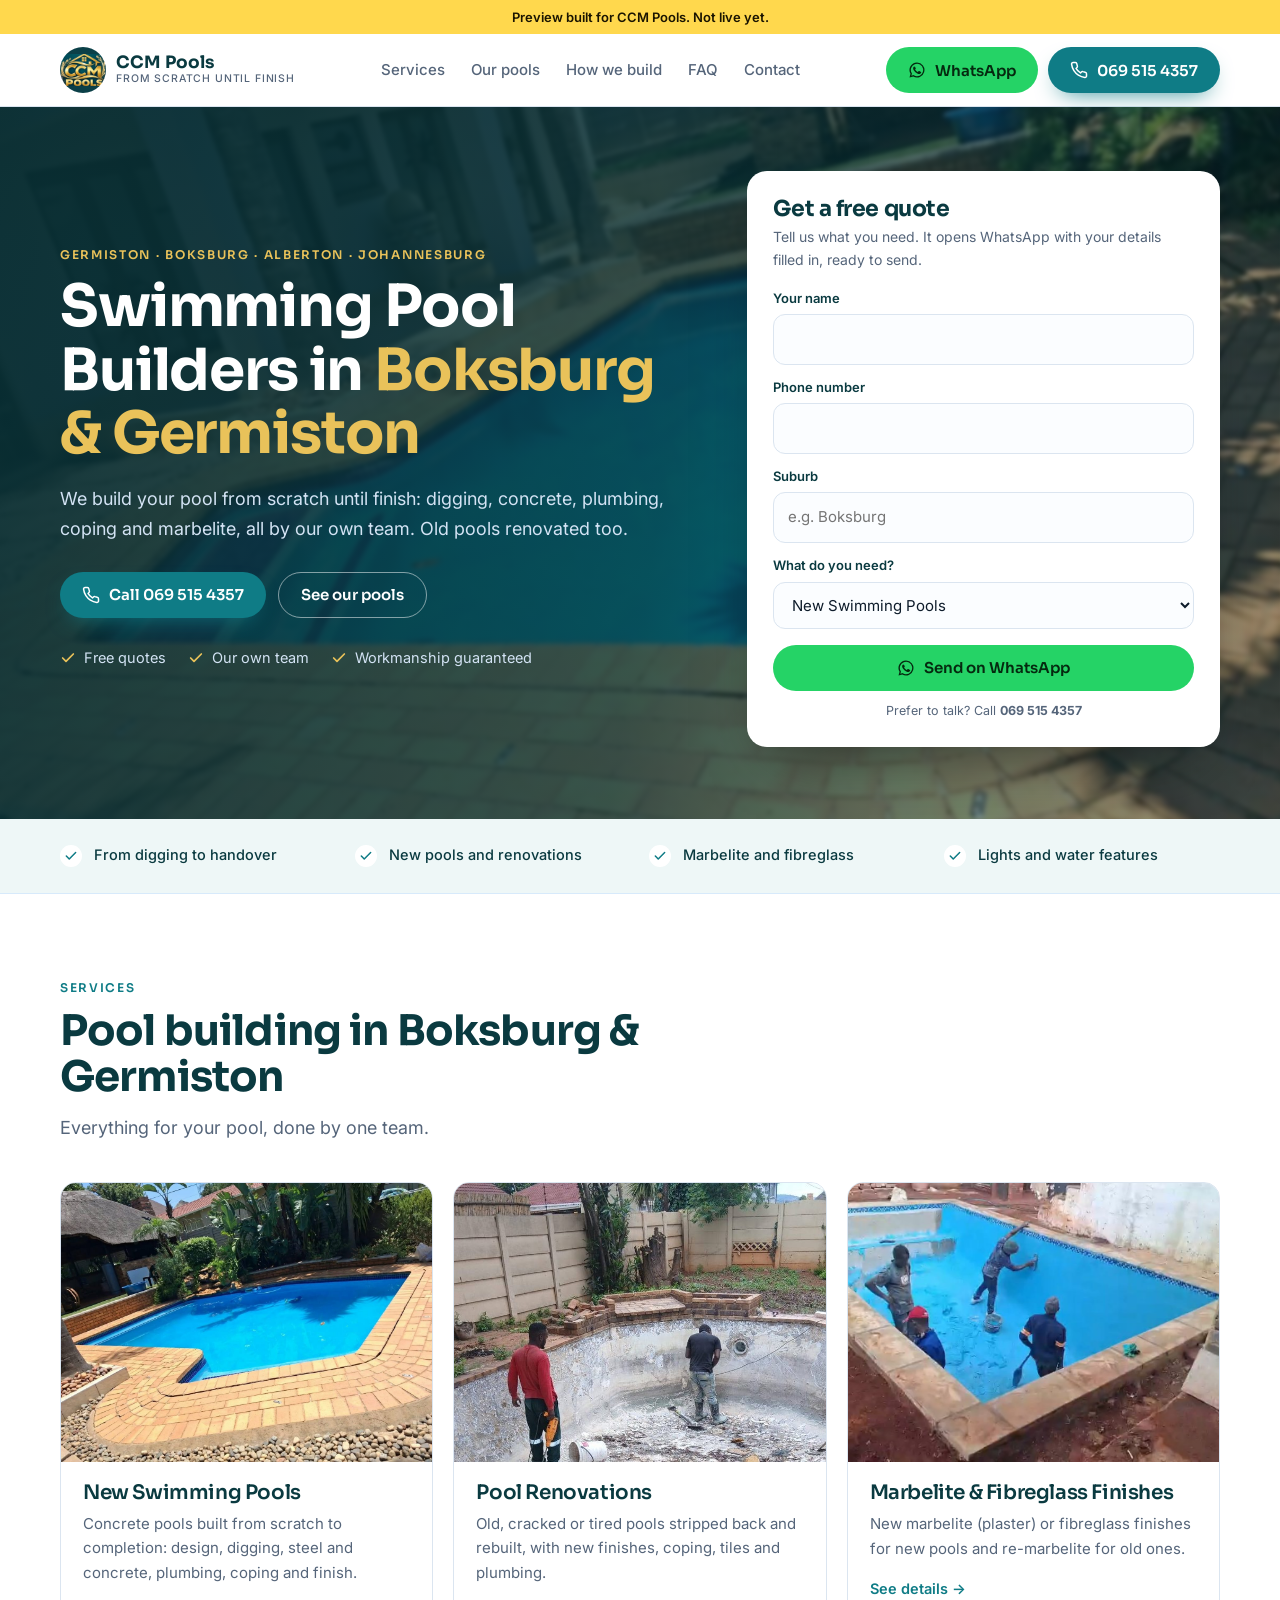
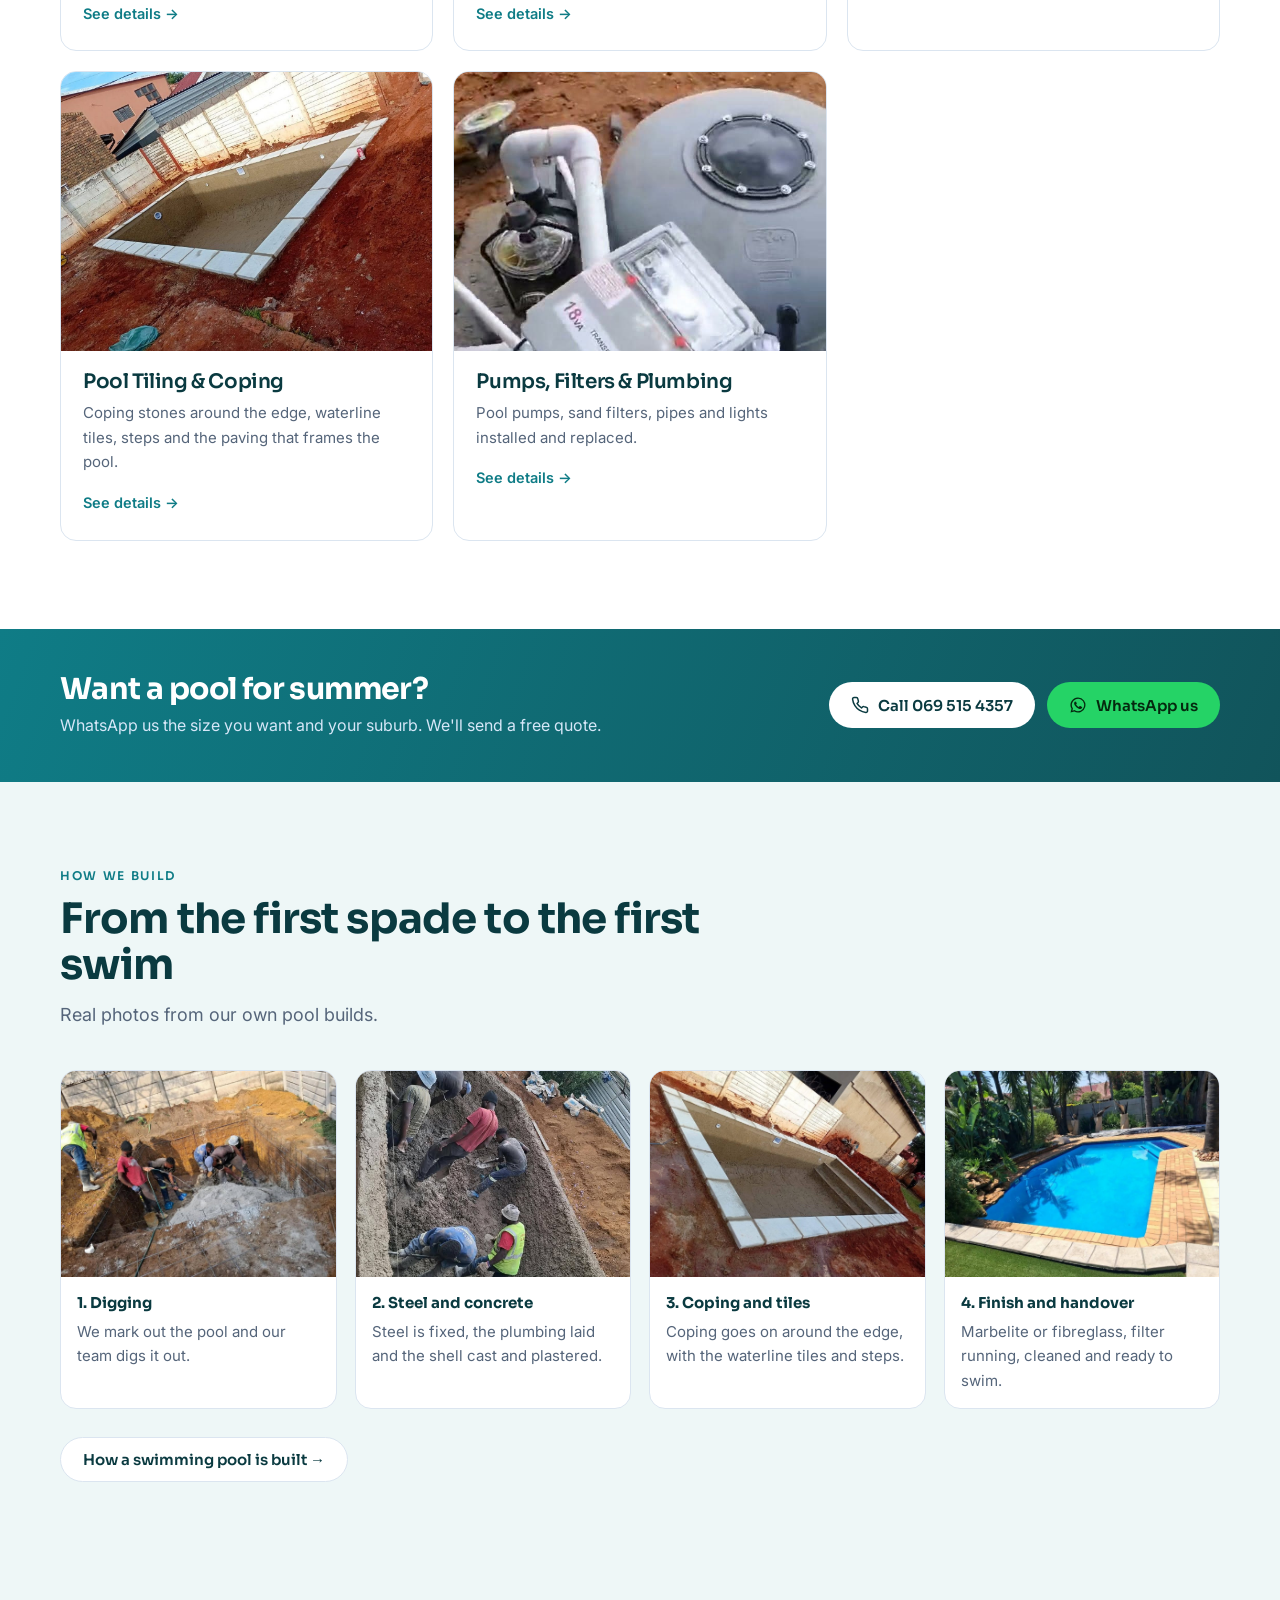
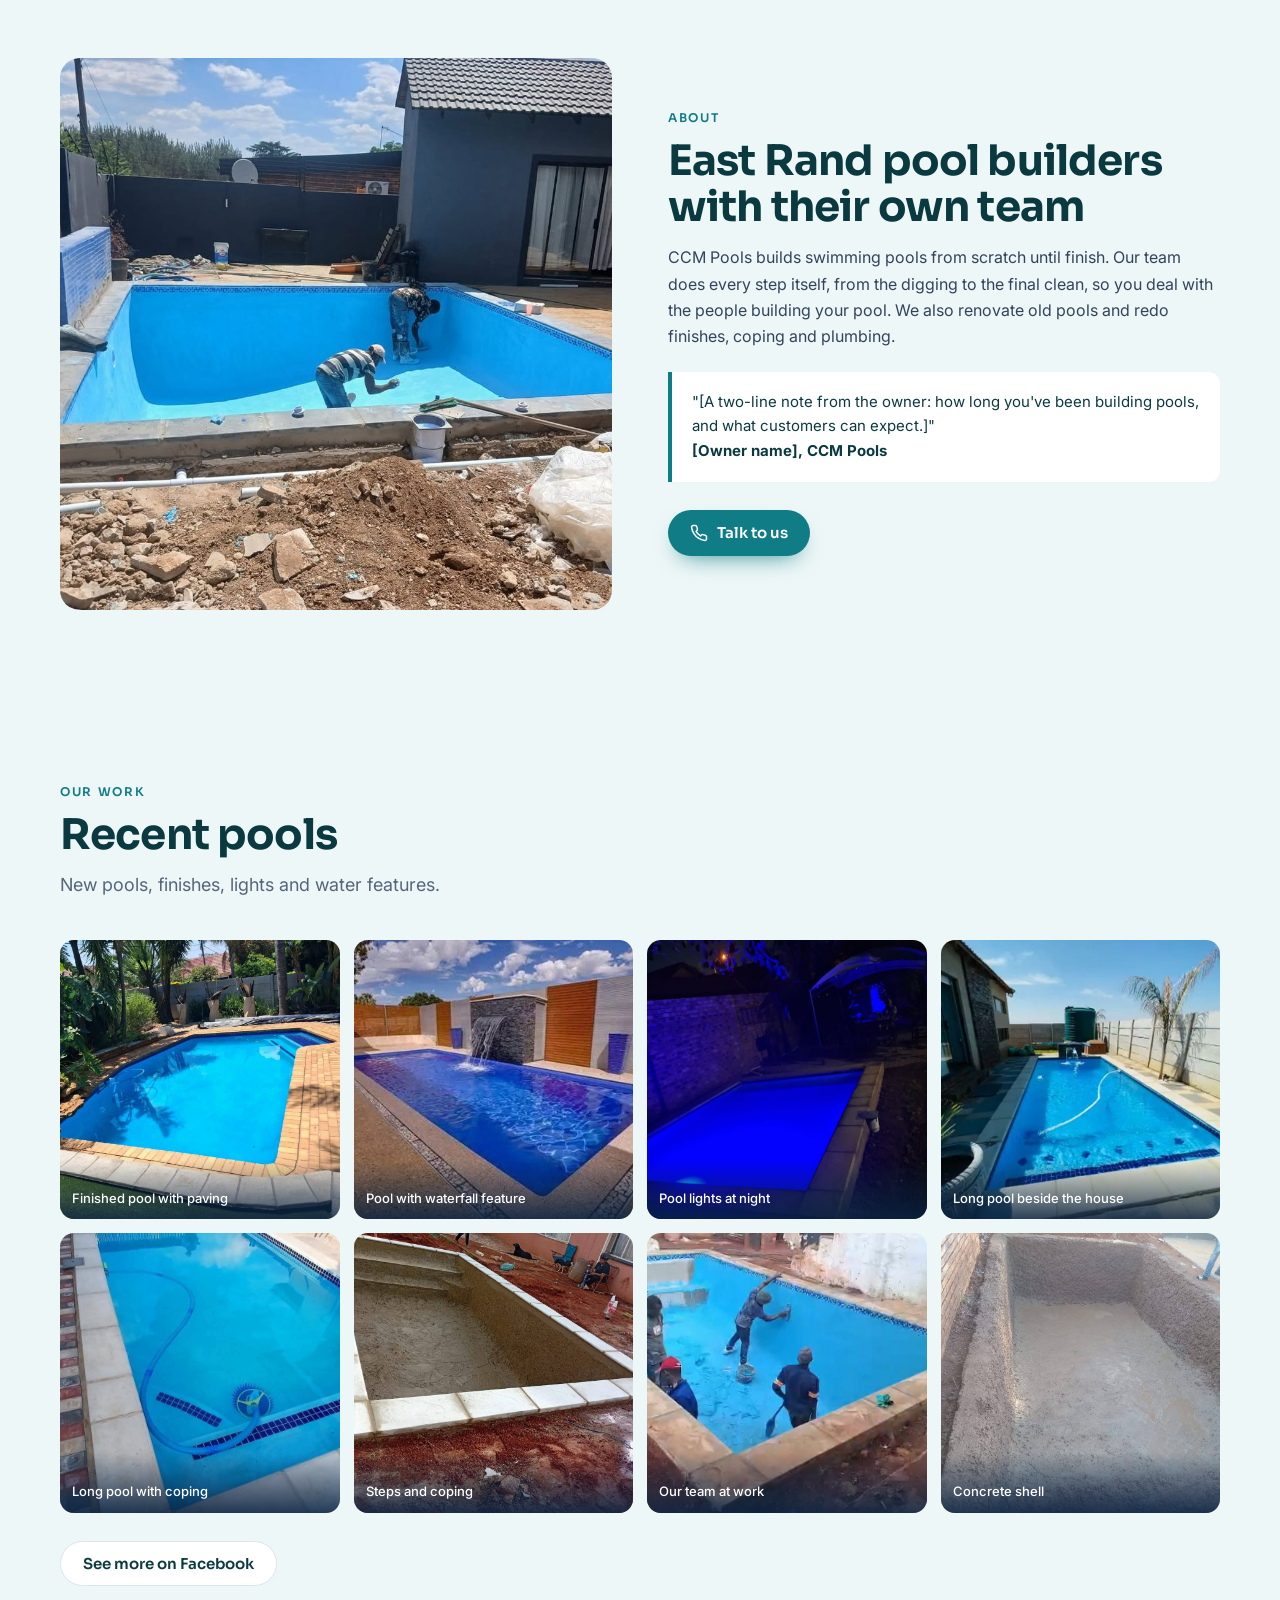
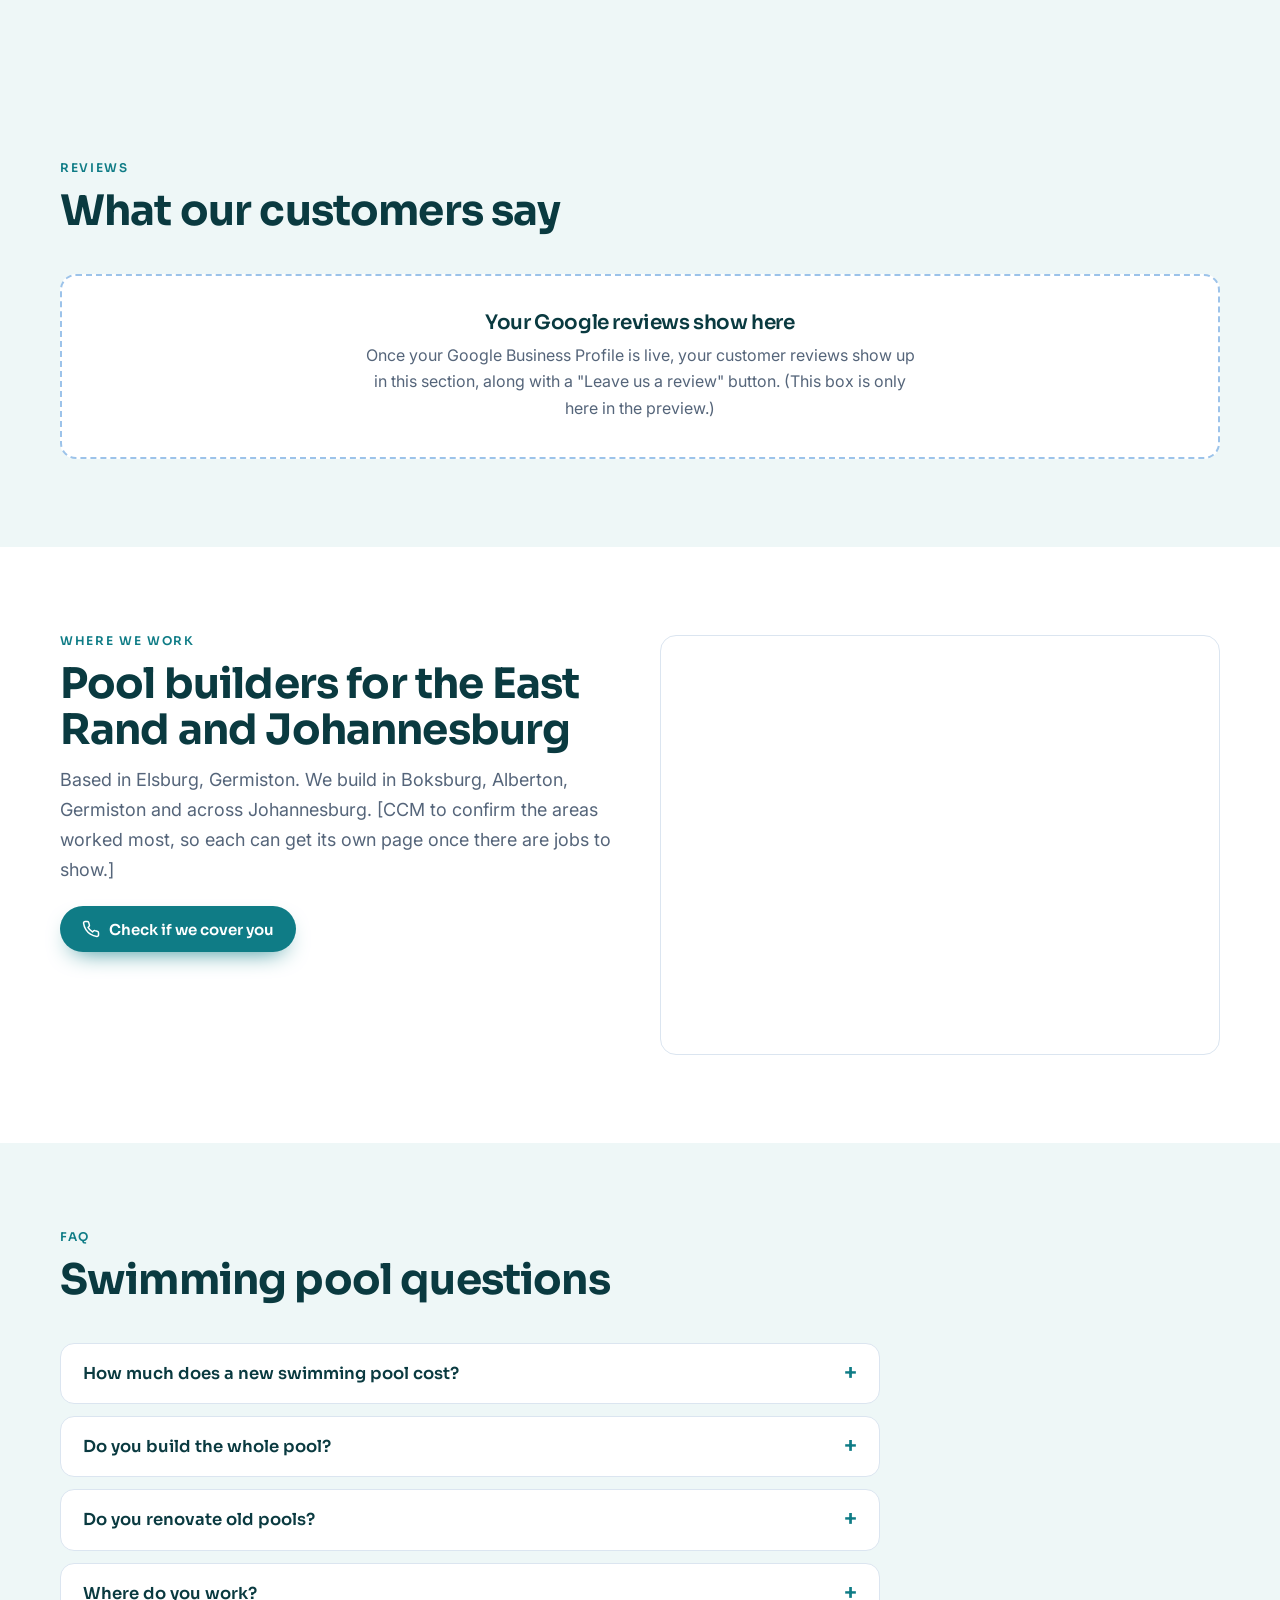
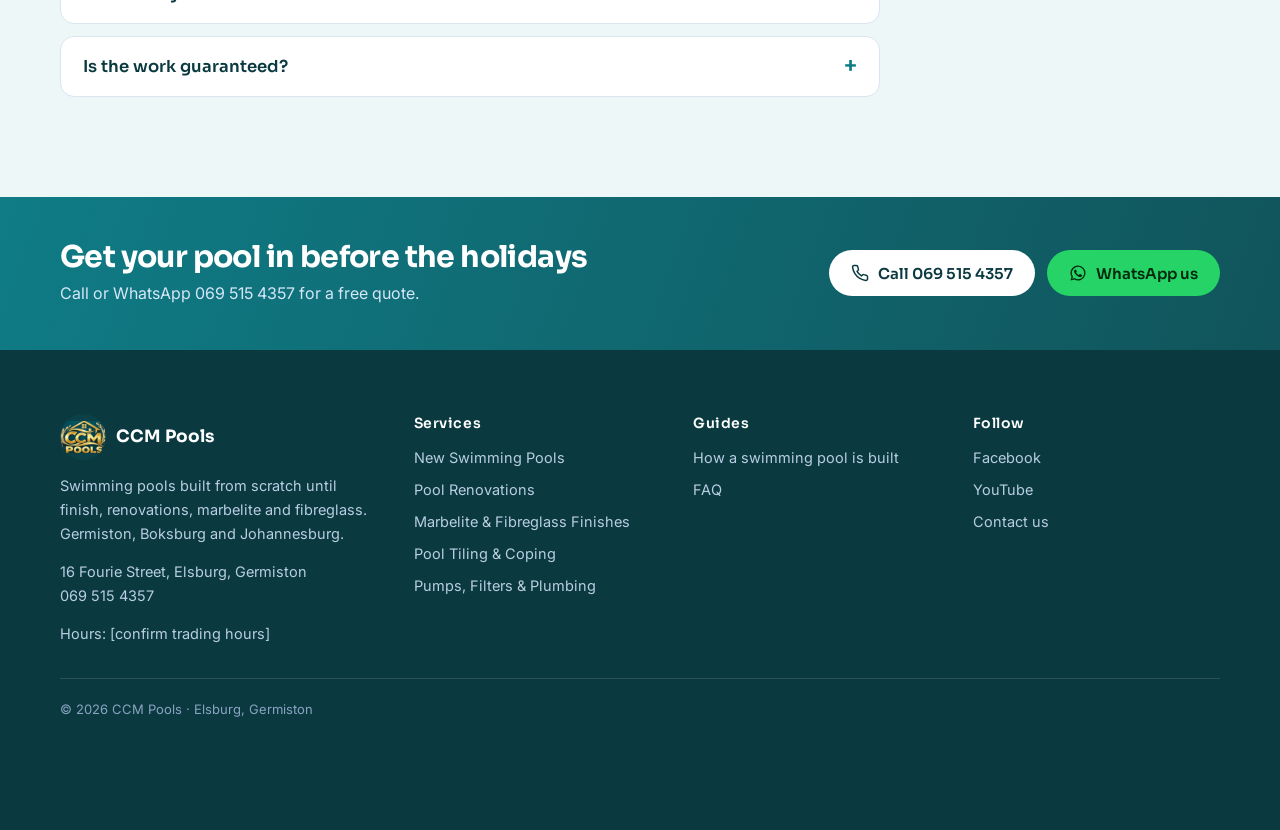
<file: index.html>
<!doctype html>
<html lang="en-ZA">
<head>
<meta charset="utf-8">
<meta name="viewport" content="width=device-width, initial-scale=1">
<!-- PREVIEW: remove noindex + the preview bar when CCM approves and the real domain is live -->
<meta name="robots" content="noindex, nofollow">
<title>Swimming Pool Builders in Boksburg &amp; Germiston | CCM Pools</title>
<meta name="description" content="New swimming pools built from scratch until finish, pool renovations, marbelite and fibreglass, coping and plumbing in Boksburg, Germiston and Johannesburg. Call 069 515 4357.">
<link rel="canonical" href="https://dannyschaffer.github.io/ccm-pools-preview/">
<meta property="og:type" content="website"><meta property="og:title" content="Swimming Pool Builders in Boksburg &amp; Germiston | CCM Pools"><meta property="og:description" content="New swimming pools built from scratch until finish, pool renovations, marbelite and fibreglass, coping and plumbing in Boksburg, Germiston and Johannesburg. Call 069 515 4357.">
<meta property="og:image" content="https://dannyschaffer.github.io/ccm-pools-preview/img/hero-pool-boksburg.jpg"><meta property="og:url" content="https://dannyschaffer.github.io/ccm-pools-preview/">
<link rel="preconnect" href="https://fonts.googleapis.com"><link rel="preconnect" href="https://fonts.gstatic.com" crossorigin><link href="https://fonts.googleapis.com/css2?family=Sora:wght@500;600;700&family=Inter:wght@400;500;600&display=swap" rel="stylesheet">
<link rel="stylesheet" href="styles.css?v=1795304638">
<script type="application/ld+json">{"@context": "https://schema.org", "@type": "HomeAndConstructionBusiness", "@id": "https://dannyschaffer.github.io/ccm-pools-preview/#business", "name": "CCM Pools", "description": "Swimming pools built from scratch to completion, pool renovations, marbelite and fibreglass finishes, tiling, coping and pool plumbing in Germiston, Boksburg and Johannesburg.", "telephone": "+27695154357", "url": "https://dannyschaffer.github.io/ccm-pools-preview/", "image": "https://dannyschaffer.github.io/ccm-pools-preview/img/hero-pool-boksburg.jpg", "logo": "https://dannyschaffer.github.io/ccm-pools-preview/img/logo.jpg", "address": {"@type": "PostalAddress", "addressLocality": "Elsburg, Germiston", "addressRegion": "Gauteng", "addressCountry": "ZA"}, "areaServed": ["Germiston", "Boksburg", "Alberton", "Johannesburg", "East Rand"], "sameAs": ["https://www.facebook.com/61587847887021"]}</script><script type="application/ld+json">{"@context": "https://schema.org", "@type": "FAQPage", "mainEntity": [{"@type": "Question", "name": "How much does a new swimming pool cost?", "acceptedAnswer": {"@type": "Answer", "text": "It depends on the size, shape, ground and finish. [CCM to confirm a starting price.] WhatsApp us the size you want and your suburb for a free quote."}}, {"@type": "Question", "name": "Do you build the whole pool?", "acceptedAnswer": {"@type": "Answer", "text": "Yes. We build pools from scratch until finish: design, digging, steel and concrete, plumbing, coping, tiles, marbelite or fibreglass, and the filter."}}, {"@type": "Question", "name": "Do you renovate old pools?", "acceptedAnswer": {"@type": "Answer", "text": "Yes. We strip, repair and refinish old pools, and replace coping, tiles and plumbing."}}, {"@type": "Question", "name": "Where do you work?", "acceptedAnswer": {"@type": "Answer", "text": "We're based in Elsburg, Germiston, and work across Johannesburg and the East Rand, including Boksburg and Alberton. [CCM to confirm main areas.]"}}, {"@type": "Question", "name": "Is the work guaranteed?", "acceptedAnswer": {"@type": "Answer", "text": "Yes, quality workmanship guaranteed. [CCM to confirm the guarantee terms.]"}}]}</script>
</head>
<body>
<div class="preview">Preview built for CCM Pools. Not live yet.</div>
<header><div class="wrap nav">
<a class="brand" href="./"><img class="logo" src="img/logo.jpg" alt="CCM Pools logo"><span>CCM Pools<small>From scratch until finish</small></span></a>
<nav class="nav-links"><a href="#services">Services</a><a href="#work">Our pools</a><a href="how-a-swimming-pool-is-built/">How we build</a><a href="#faq">FAQ</a><a href="contact/">Contact</a></nav>
<div class="nav-cta"><a class="btn btn-wa" href="https://wa.me/27695154357?text=Hi%20CCM%20Pools%2C%20I%20would%20like%20a%20quote%20for%20a%20pool."><svg viewBox="0 0 24 24" fill="currentColor" aria-hidden="true"><path d="M12 2a10 10 0 0 0-8.6 15.1L2 22l5-1.3A10 10 0 1 0 12 2Zm0 18.2a8.2 8.2 0 0 1-4.2-1.2l-.3-.2-3 .8.8-2.9-.2-.3A8.2 8.2 0 1 1 12 20.2Zm4.5-6.1c-.2-.1-1.5-.7-1.7-.8s-.4-.1-.6.1-.7.8-.8 1-.3.2-.5.1a6.7 6.7 0 0 1-3.3-2.9c-.3-.4.3-.4.7-1.4a.5.5 0 0 0 0-.4l-.8-1.9c-.2-.5-.4-.4-.6-.4h-.5a1 1 0 0 0-.7.3 3 3 0 0 0-.9 2.2 5.2 5.2 0 0 0 1.1 2.7 11.8 11.8 0 0 0 4.5 4c1.7.7 2.3.8 3.2.6a2.7 2.7 0 0 0 1.8-1.2 2.2 2.2 0 0 0 .1-1.2c0-.1-.2-.2-.4-.3Z"/></svg><span>WhatsApp</span></a><a class="btn btn-blue" href="tel:+27695154357"><svg viewBox="0 0 24 24" fill="none" stroke="currentColor" stroke-width="2" stroke-linecap="round" stroke-linejoin="round" aria-hidden="true"><path d="M22 16.9v3a2 2 0 0 1-2.2 2 19.8 19.8 0 0 1-8.6-3.1 19.5 19.5 0 0 1-6-6A19.8 19.8 0 0 1 2.1 4.2 2 2 0 0 1 4.1 2h3a2 2 0 0 1 2 1.7c.1 1 .4 1.9.7 2.8a2 2 0 0 1-.5 2.1L8 9.9a16 16 0 0 0 6 6l1.3-1.3a2 2 0 0 1 2.1-.4c.9.3 1.8.6 2.8.7a2 2 0 0 1 1.8 2Z"/></svg><span>069 515 4357</span></a></div>
</div></header>

<section class="hero" style="--hero:url(img/hero-pool-boksburg.jpg)"><div class="hero-bg"></div><div class="wrap">
<div>
<span class="eyebrow" style="color:var(--aqua)">Germiston · Boksburg · Alberton · Johannesburg</span>
<h1>Swimming Pool Builders in <em>Boksburg &amp; Germiston</em></h1>
<p class="lead">We build your pool from scratch until finish: digging, concrete, plumbing, coping and marbelite, all by our own team. Old pools renovated too.</p>
<div class="hero-ctas"><a class="btn btn-blue" href="tel:+27695154357"><svg viewBox="0 0 24 24" fill="none" stroke="currentColor" stroke-width="2" stroke-linecap="round" stroke-linejoin="round" aria-hidden="true"><path d="M22 16.9v3a2 2 0 0 1-2.2 2 19.8 19.8 0 0 1-8.6-3.1 19.5 19.5 0 0 1-6-6A19.8 19.8 0 0 1 2.1 4.2 2 2 0 0 1 4.1 2h3a2 2 0 0 1 2 1.7c.1 1 .4 1.9.7 2.8a2 2 0 0 1-.5 2.1L8 9.9a16 16 0 0 0 6 6l1.3-1.3a2 2 0 0 1 2.1-.4c.9.3 1.8.6 2.8.7a2 2 0 0 1 1.8 2Z"/></svg>Call 069 515 4357</a><a class="btn btn-line" href="#work">See our pools</a></div>
<div class="hero-points"><span><svg viewBox="0 0 24 24" fill="none" stroke="currentColor" stroke-width="2.6" stroke-linecap="round" stroke-linejoin="round" aria-hidden="true"><path d="M20 6 9 17l-5-5"/></svg>Free quotes</span><span><svg viewBox="0 0 24 24" fill="none" stroke="currentColor" stroke-width="2.6" stroke-linecap="round" stroke-linejoin="round" aria-hidden="true"><path d="M20 6 9 17l-5-5"/></svg>Our own team</span><span><svg viewBox="0 0 24 24" fill="none" stroke="currentColor" stroke-width="2.6" stroke-linecap="round" stroke-linejoin="round" aria-hidden="true"><path d="M20 6 9 17l-5-5"/></svg>Workmanship guaranteed</span></div>
</div>
<form class="card-form" data-wa>
<h2>Get a free quote</h2><p class="small">Tell us what you need. It opens WhatsApp with your details filled in, ready to send.</p>
<label class="field"><span>Your name</span><input name="name" required autocomplete="name"></label>
<label class="field"><span>Phone number</span><input name="phone" type="tel" required autocomplete="tel"></label>
<label class="field"><span>Suburb</span><input name="suburb" placeholder="e.g. Boksburg"></label>
<label class="field"><span>What do you need?</span><select name="need"><option>New Swimming Pools</option><option>Pool Renovations</option><option>Marbelite &amp; Fibreglass Finishes</option><option>Pool Tiling &amp; Coping</option><option>Pumps, Filters &amp; Plumbing</option></select></label>
<button class="btn btn-wa" type="submit"><svg viewBox="0 0 24 24" fill="currentColor" aria-hidden="true"><path d="M12 2a10 10 0 0 0-8.6 15.1L2 22l5-1.3A10 10 0 1 0 12 2Zm0 18.2a8.2 8.2 0 0 1-4.2-1.2l-.3-.2-3 .8.8-2.9-.2-.3A8.2 8.2 0 1 1 12 20.2Zm4.5-6.1c-.2-.1-1.5-.7-1.7-.8s-.4-.1-.6.1-.7.8-.8 1-.3.2-.5.1a6.7 6.7 0 0 1-3.3-2.9c-.3-.4.3-.4.7-1.4a.5.5 0 0 0 0-.4l-.8-1.9c-.2-.5-.4-.4-.6-.4h-.5a1 1 0 0 0-.7.3 3 3 0 0 0-.9 2.2 5.2 5.2 0 0 0 1.1 2.7 11.8 11.8 0 0 0 4.5 4c1.7.7 2.3.8 3.2.6a2.7 2.7 0 0 0 1.8-1.2 2.2 2.2 0 0 0 .1-1.2c0-.1-.2-.2-.4-.3Z"/></svg>Send on WhatsApp</button>
<p class="form-note">Prefer to talk? Call <a href="tel:+27695154357"><b>069 515 4357</b></a></p>
</form>
</div></section>
<div class="trust"><div class="wrap">
<div><svg viewBox="0 0 24 24" fill="none" stroke="currentColor" stroke-width="2.6" stroke-linecap="round" stroke-linejoin="round" aria-hidden="true"><path d="M20 6 9 17l-5-5"/></svg><span>From digging to handover</span></div>
<div><svg viewBox="0 0 24 24" fill="none" stroke="currentColor" stroke-width="2.6" stroke-linecap="round" stroke-linejoin="round" aria-hidden="true"><path d="M20 6 9 17l-5-5"/></svg><span>New pools and renovations</span></div>
<div><svg viewBox="0 0 24 24" fill="none" stroke="currentColor" stroke-width="2.6" stroke-linecap="round" stroke-linejoin="round" aria-hidden="true"><path d="M20 6 9 17l-5-5"/></svg><span>Marbelite and fibreglass</span></div>
<div><svg viewBox="0 0 24 24" fill="none" stroke="currentColor" stroke-width="2.6" stroke-linecap="round" stroke-linejoin="round" aria-hidden="true"><path d="M20 6 9 17l-5-5"/></svg><span>Lights and water features</span></div>
</div></div>

<section id="services"><div class="wrap">
<div class="sec-head"><span class="eyebrow">Services</span><h2>Pool building in Boksburg &amp; Germiston</h2><p class="lead">Everything for your pool, done by one team.</p></div>
<div class="svc-grid"><a class="svc" href="services/new-swimming-pools/"><img src="img/new-pool-paving.jpg" alt="New swimming pool with brick paving built by CCM Pools" loading="lazy"><div><h3>New Swimming Pools</h3><p>Concrete pools built from scratch to completion: design, digging, steel and concrete, plumbing, coping and finish.</p><span class="more">See details →</span></div></a><a class="svc" href="services/pool-renovations/"><img src="img/pool-renovation-strip.jpg" alt="CCM Pools team stripping an old pool for renovation in Alberton" loading="lazy"><div><h3>Pool Renovations</h3><p>Old, cracked or tired pools stripped back and rebuilt, with new finishes, coping, tiles and plumbing.</p><span class="more">See details →</span></div></a><a class="svc" href="services/marbelite-fibreglass-finishes/"><img src="img/marbelite-finish-crew.jpg" alt="CCM Pools team applying the finish inside a pool" loading="lazy"><div><h3>Marbelite &amp; Fibreglass Finishes</h3><p>New marbelite (plaster) or fibreglass finishes for new pools and re-marbelite for old ones.</p><span class="more">See details →</span></div></a><a class="svc" href="services/pool-tiling-coping/"><img src="img/coping-new-pool.jpg" alt="New coping laid around a pool by CCM Pools" loading="lazy"><div><h3>Pool Tiling &amp; Coping</h3><p>Coping stones around the edge, waterline tiles, steps and the paving that frames the pool.</p><span class="more">See details →</span></div></a><a class="svc" href="services/pool-pumps-filters-plumbing/"><img src="img/pool-filter-pump.jpg" alt="Pool sand filter and pump installed by CCM Pools" loading="lazy"><div><h3>Pumps, Filters &amp; Plumbing</h3><p>Pool pumps, sand filters, pipes and lights installed and replaced.</p><span class="more">See details →</span></div></a></div>
</div></section>

<div class="band"><div class="wrap"><div><h2>Want a pool for summer?</h2><p>WhatsApp us the size you want and your suburb. We&#x27;ll send a free quote.</p></div>
<div class="ctas"><a class="btn btn-white" href="tel:+27695154357"><svg viewBox="0 0 24 24" fill="none" stroke="currentColor" stroke-width="2" stroke-linecap="round" stroke-linejoin="round" aria-hidden="true"><path d="M22 16.9v3a2 2 0 0 1-2.2 2 19.8 19.8 0 0 1-8.6-3.1 19.5 19.5 0 0 1-6-6A19.8 19.8 0 0 1 2.1 4.2 2 2 0 0 1 4.1 2h3a2 2 0 0 1 2 1.7c.1 1 .4 1.9.7 2.8a2 2 0 0 1-.5 2.1L8 9.9a16 16 0 0 0 6 6l1.3-1.3a2 2 0 0 1 2.1-.4c.9.3 1.8.6 2.8.7a2 2 0 0 1 1.8 2Z"/></svg>Call 069 515 4357</a><a class="btn btn-wa" href="https://wa.me/27695154357?text=Hi%20CCM%20Pools%2C%20I%20would%20like%20a%20quote%20for%20a%20pool."><svg viewBox="0 0 24 24" fill="currentColor" aria-hidden="true"><path d="M12 2a10 10 0 0 0-8.6 15.1L2 22l5-1.3A10 10 0 1 0 12 2Zm0 18.2a8.2 8.2 0 0 1-4.2-1.2l-.3-.2-3 .8.8-2.9-.2-.3A8.2 8.2 0 1 1 12 20.2Zm4.5-6.1c-.2-.1-1.5-.7-1.7-.8s-.4-.1-.6.1-.7.8-.8 1-.3.2-.5.1a6.7 6.7 0 0 1-3.3-2.9c-.3-.4.3-.4.7-1.4a.5.5 0 0 0 0-.4l-.8-1.9c-.2-.5-.4-.4-.6-.4h-.5a1 1 0 0 0-.7.3 3 3 0 0 0-.9 2.2 5.2 5.2 0 0 0 1.1 2.7 11.8 11.8 0 0 0 4.5 4c1.7.7 2.3.8 3.2.6a2.7 2.7 0 0 0 1.8-1.2 2.2 2.2 0 0 0 .1-1.2c0-.1-.2-.2-.4-.3Z"/></svg>WhatsApp us</a></div></div></div>

<section style="background:var(--sky)"><div class="wrap">
<div class="sec-head"><span class="eyebrow">How we build</span><h2>From the first spade to the first swim</h2><p class="lead">Real photos from our own pool builds.</p></div>
<div class="stages"><figure><img src="img/stage-excavation.jpg" alt="1. Digging: CCM Pools build" loading="lazy"><figcaption><b>1. Digging</b>We mark out the pool and our team digs it out.</figcaption></figure><figure><img src="img/stage-shell.jpg" alt="2. Steel and concrete: CCM Pools build" loading="lazy"><figcaption><b>2. Steel and concrete</b>Steel is fixed, the plumbing laid and the shell cast and plastered.</figcaption></figure><figure><img src="img/stage-coping.jpg" alt="3. Coping and tiles: CCM Pools build" loading="lazy"><figcaption><b>3. Coping and tiles</b>Coping goes on around the edge, with the waterline tiles and steps.</figcaption></figure><figure><img src="img/stage-finished.jpg" alt="4. Finish and handover: CCM Pools build" loading="lazy"><figcaption><b>4. Finish and handover</b>Marbelite or fibreglass, filter running, cleaned and ready to swim.</figcaption></figure></div>
<div class="hero-ctas"><a class="btn btn-outline" href="how-a-swimming-pool-is-built/">How a swimming pool is built →</a></div>
</div></section>

<section class="about"><div class="wrap">
<img src="img/pool-filling-crew.jpg" alt="CCM Pools team finishing a new pool" loading="lazy">
<div><span class="eyebrow">About</span><h2>East Rand pool builders with their own team</h2>
<p>CCM Pools builds swimming pools from scratch until finish. Our team does every step itself, from the digging to the final clean, so you deal with the people building your pool. We also renovate old pools and redo finishes, coping and plumbing.</p>
<div class="owner">"[A two-line note from the owner: how long you've been building pools, and what customers can expect.]"<br><b>[Owner name], CCM Pools</b></div>
<div class="hero-ctas"><a class="btn btn-blue" href="tel:+27695154357"><svg viewBox="0 0 24 24" fill="none" stroke="currentColor" stroke-width="2" stroke-linecap="round" stroke-linejoin="round" aria-hidden="true"><path d="M22 16.9v3a2 2 0 0 1-2.2 2 19.8 19.8 0 0 1-8.6-3.1 19.5 19.5 0 0 1-6-6A19.8 19.8 0 0 1 2.1 4.2 2 2 0 0 1 4.1 2h3a2 2 0 0 1 2 1.7c.1 1 .4 1.9.7 2.8a2 2 0 0 1-.5 2.1L8 9.9a16 16 0 0 0 6 6l1.3-1.3a2 2 0 0 1 2.1-.4c.9.3 1.8.6 2.8.7a2 2 0 0 1 1.8 2Z"/></svg>Talk to us</a></div>
</div></div></section>

<section id="work" style="background:var(--sky)"><div class="wrap">
<div class="sec-head"><span class="eyebrow">Our work</span><h2>Recent pools</h2><p class="lead">New pools, finishes, lights and water features.</p></div>
<div class="gallery"><figure><img src="img/pool-lawn-paving.jpg" alt="Finished pool with paving by CCM Pools" loading="lazy"><figcaption>Finished pool with paving</figcaption></figure><figure><img src="img/pool-waterfall.jpg" alt="Pool with waterfall feature by CCM Pools" loading="lazy"><figcaption>Pool with waterfall feature</figcaption></figure><figure><img src="img/pool-night-light.jpg" alt="Pool lights at night by CCM Pools" loading="lazy"><figcaption>Pool lights at night</figcaption></figure><figure><img src="img/hero-pool-tall.jpg" alt="Long pool beside the house by CCM Pools" loading="lazy"><figcaption>Long pool beside the house</figcaption></figure><figure><img src="img/pool-long-coping.jpg" alt="Long pool with coping by CCM Pools" loading="lazy"><figcaption>Long pool with coping</figcaption></figure><figure><img src="img/pool-steps-coping.jpg" alt="Steps and coping by CCM Pools" loading="lazy"><figcaption>Steps and coping</figcaption></figure><figure><img src="img/marbelite-finish-crew.jpg" alt="Our team at work by CCM Pools" loading="lazy"><figcaption>Our team at work</figcaption></figure><figure><img src="img/pool-shell-plaster.jpg" alt="Concrete shell by CCM Pools" loading="lazy"><figcaption>Concrete shell</figcaption></figure></div>
<div class="hero-ctas"><a class="btn btn-outline" href="https://www.facebook.com/61587847887021">See more on Facebook</a></div>
</div></section>

<section class="reviews" id="reviews"><div class="wrap">
<div class="sec-head"><span class="eyebrow">Reviews</span><h2>What our customers say</h2></div>
<div class="review-slot"><h3>Your Google reviews show here</h3><p>Once your Google Business Profile is live, your customer reviews show up in this section, along with a "Leave us a review" button. (This box is only here in the preview.)</p></div>
</div></section>

<section class="area" id="areas" style="background:#fff"><div class="wrap">
<div><span class="eyebrow">Where we work</span><h2>Pool builders for the East Rand and Johannesburg</h2>
<p class="lead" style="margin-top:12px">Based in Elsburg, Germiston. We build in Boksburg, Alberton, Germiston and across Johannesburg. [CCM to confirm the areas worked most, so each can get its own page once there are jobs to show.]</p>
<a class="btn btn-blue" style="margin-top:22px" href="tel:+27695154357"><svg viewBox="0 0 24 24" fill="none" stroke="currentColor" stroke-width="2" stroke-linecap="round" stroke-linejoin="round" aria-hidden="true"><path d="M22 16.9v3a2 2 0 0 1-2.2 2 19.8 19.8 0 0 1-8.6-3.1 19.5 19.5 0 0 1-6-6A19.8 19.8 0 0 1 2.1 4.2 2 2 0 0 1 4.1 2h3a2 2 0 0 1 2 1.7c.1 1 .4 1.9.7 2.8a2 2 0 0 1-.5 2.1L8 9.9a16 16 0 0 0 6 6l1.3-1.3a2 2 0 0 1 2.1-.4c.9.3 1.8.6 2.8.7a2 2 0 0 1 1.8 2Z"/></svg>Check if we cover you</a></div>
<div class="map"><iframe loading="lazy" title="Map of Germiston" src="https://maps.google.com/maps?q=-26.247,28.2&z=10&output=embed"></iframe></div>
</div></section>

<section class="faq" id="faq"><div class="wrap">
<div class="sec-head"><span class="eyebrow">FAQ</span><h2>Swimming pool questions</h2></div>
<div class="faq-list"><details><summary>How much does a new swimming pool cost?</summary><p>It depends on the size, shape, ground and finish. [CCM to confirm a starting price.] WhatsApp us the size you want and your suburb for a free quote.</p></details><details><summary>Do you build the whole pool?</summary><p>Yes. We build pools from scratch until finish: design, digging, steel and concrete, plumbing, coping, tiles, marbelite or fibreglass, and the filter.</p></details><details><summary>Do you renovate old pools?</summary><p>Yes. We strip, repair and refinish old pools, and replace coping, tiles and plumbing.</p></details><details><summary>Where do you work?</summary><p>We&#x27;re based in Elsburg, Germiston, and work across Johannesburg and the East Rand, including Boksburg and Alberton. [CCM to confirm main areas.]</p></details><details><summary>Is the work guaranteed?</summary><p>Yes, quality workmanship guaranteed. [CCM to confirm the guarantee terms.]</p></details></div>
</div></section>

<div class="band"><div class="wrap"><div><h2>Get your pool in before the holidays</h2><p>Call or WhatsApp 069 515 4357 for a free quote.</p></div>
<div class="ctas"><a class="btn btn-white" href="tel:+27695154357"><svg viewBox="0 0 24 24" fill="none" stroke="currentColor" stroke-width="2" stroke-linecap="round" stroke-linejoin="round" aria-hidden="true"><path d="M22 16.9v3a2 2 0 0 1-2.2 2 19.8 19.8 0 0 1-8.6-3.1 19.5 19.5 0 0 1-6-6A19.8 19.8 0 0 1 2.1 4.2 2 2 0 0 1 4.1 2h3a2 2 0 0 1 2 1.7c.1 1 .4 1.9.7 2.8a2 2 0 0 1-.5 2.1L8 9.9a16 16 0 0 0 6 6l1.3-1.3a2 2 0 0 1 2.1-.4c.9.3 1.8.6 2.8.7a2 2 0 0 1 1.8 2Z"/></svg>Call 069 515 4357</a><a class="btn btn-wa" href="https://wa.me/27695154357?text=Hi%20CCM%20Pools%2C%20I%20would%20like%20a%20quote%20for%20a%20pool."><svg viewBox="0 0 24 24" fill="currentColor" aria-hidden="true"><path d="M12 2a10 10 0 0 0-8.6 15.1L2 22l5-1.3A10 10 0 1 0 12 2Zm0 18.2a8.2 8.2 0 0 1-4.2-1.2l-.3-.2-3 .8.8-2.9-.2-.3A8.2 8.2 0 1 1 12 20.2Zm4.5-6.1c-.2-.1-1.5-.7-1.7-.8s-.4-.1-.6.1-.7.8-.8 1-.3.2-.5.1a6.7 6.7 0 0 1-3.3-2.9c-.3-.4.3-.4.7-1.4a.5.5 0 0 0 0-.4l-.8-1.9c-.2-.5-.4-.4-.6-.4h-.5a1 1 0 0 0-.7.3 3 3 0 0 0-.9 2.2 5.2 5.2 0 0 0 1.1 2.7 11.8 11.8 0 0 0 4.5 4c1.7.7 2.3.8 3.2.6a2.7 2.7 0 0 0 1.8-1.2 2.2 2.2 0 0 0 .1-1.2c0-.1-.2-.2-.4-.3Z"/></svg>WhatsApp us</a></div></div></div>
<footer><div class="wrap">
<div><a class="brand" href="./"><img class="logo" src="img/logo.jpg" alt="CCM Pools logo"><span>CCM Pools</span></a>
<p style="margin-top:12px">Swimming pools built from scratch until finish, renovations, marbelite and fibreglass. Germiston, Boksburg and Johannesburg.</p>
<p style="margin-top:14px">16 Fourie Street, Elsburg, Germiston<br><a href="tel:+27695154357">069 515 4357</a></p>
<p style="margin-top:14px">Hours: [confirm trading hours]</p></div>
<div><h4>Services</h4><ul><li><a href="services/new-swimming-pools/">New Swimming Pools</a></li><li><a href="services/pool-renovations/">Pool Renovations</a></li><li><a href="services/marbelite-fibreglass-finishes/">Marbelite &amp; Fibreglass Finishes</a></li><li><a href="services/pool-tiling-coping/">Pool Tiling &amp; Coping</a></li><li><a href="services/pool-pumps-filters-plumbing/">Pumps, Filters &amp; Plumbing</a></li></ul></div>
<div><h4>Guides</h4><ul><li><a href="how-a-swimming-pool-is-built/">How a swimming pool is built</a></li><li><a href="#faq">FAQ</a></li></ul></div>
<div><h4>Follow</h4><ul><li><a href="https://www.facebook.com/61587847887021">Facebook</a></li><li><a href="https://www.youtube.com/@CCMPOOLS">YouTube</a></li><li><a href="contact/">Contact us</a></li></ul></div>
<div class="legal">© 2026 CCM Pools · Elsburg, Germiston</div>
</div></footer>
<div class="mbar"><a class="btn btn-blue" href="tel:+27695154357"><svg viewBox="0 0 24 24" fill="none" stroke="currentColor" stroke-width="2" stroke-linecap="round" stroke-linejoin="round" aria-hidden="true"><path d="M22 16.9v3a2 2 0 0 1-2.2 2 19.8 19.8 0 0 1-8.6-3.1 19.5 19.5 0 0 1-6-6A19.8 19.8 0 0 1 2.1 4.2 2 2 0 0 1 4.1 2h3a2 2 0 0 1 2 1.7c.1 1 .4 1.9.7 2.8a2 2 0 0 1-.5 2.1L8 9.9a16 16 0 0 0 6 6l1.3-1.3a2 2 0 0 1 2.1-.4c.9.3 1.8.6 2.8.7a2 2 0 0 1 1.8 2Z"/></svg>Call now</a><a class="btn btn-wa" href="https://wa.me/27695154357?text=Hi%20CCM%20Pools%2C%20I%20would%20like%20a%20quote%20for%20a%20pool."><svg viewBox="0 0 24 24" fill="currentColor" aria-hidden="true"><path d="M12 2a10 10 0 0 0-8.6 15.1L2 22l5-1.3A10 10 0 1 0 12 2Zm0 18.2a8.2 8.2 0 0 1-4.2-1.2l-.3-.2-3 .8.8-2.9-.2-.3A8.2 8.2 0 1 1 12 20.2Zm4.5-6.1c-.2-.1-1.5-.7-1.7-.8s-.4-.1-.6.1-.7.8-.8 1-.3.2-.5.1a6.7 6.7 0 0 1-3.3-2.9c-.3-.4.3-.4.7-1.4a.5.5 0 0 0 0-.4l-.8-1.9c-.2-.5-.4-.4-.6-.4h-.5a1 1 0 0 0-.7.3 3 3 0 0 0-.9 2.2 5.2 5.2 0 0 0 1.1 2.7 11.8 11.8 0 0 0 4.5 4c1.7.7 2.3.8 3.2.6a2.7 2.7 0 0 0 1.8-1.2 2.2 2.2 0 0 0 .1-1.2c0-.1-.2-.2-.4-.3Z"/></svg>WhatsApp</a></div>
<script>
document.querySelectorAll('form[data-wa]').forEach(f=>f.addEventListener('submit',ev=>{ev.preventDefault();const d=new FormData(f);
const msg=`Hi CCM Pools, I'd like a quote.%0AName: ${d.get('name')||''}%0APhone: ${d.get('phone')||''}%0ASuburb: ${d.get('suburb')||''}%0ANeed: ${d.get('need')||''}`;
window.open('https://wa.me/27695154357?text='+msg.replace(/ /g,'%20'),'_blank');}));
</script>
</body></html>
</file>
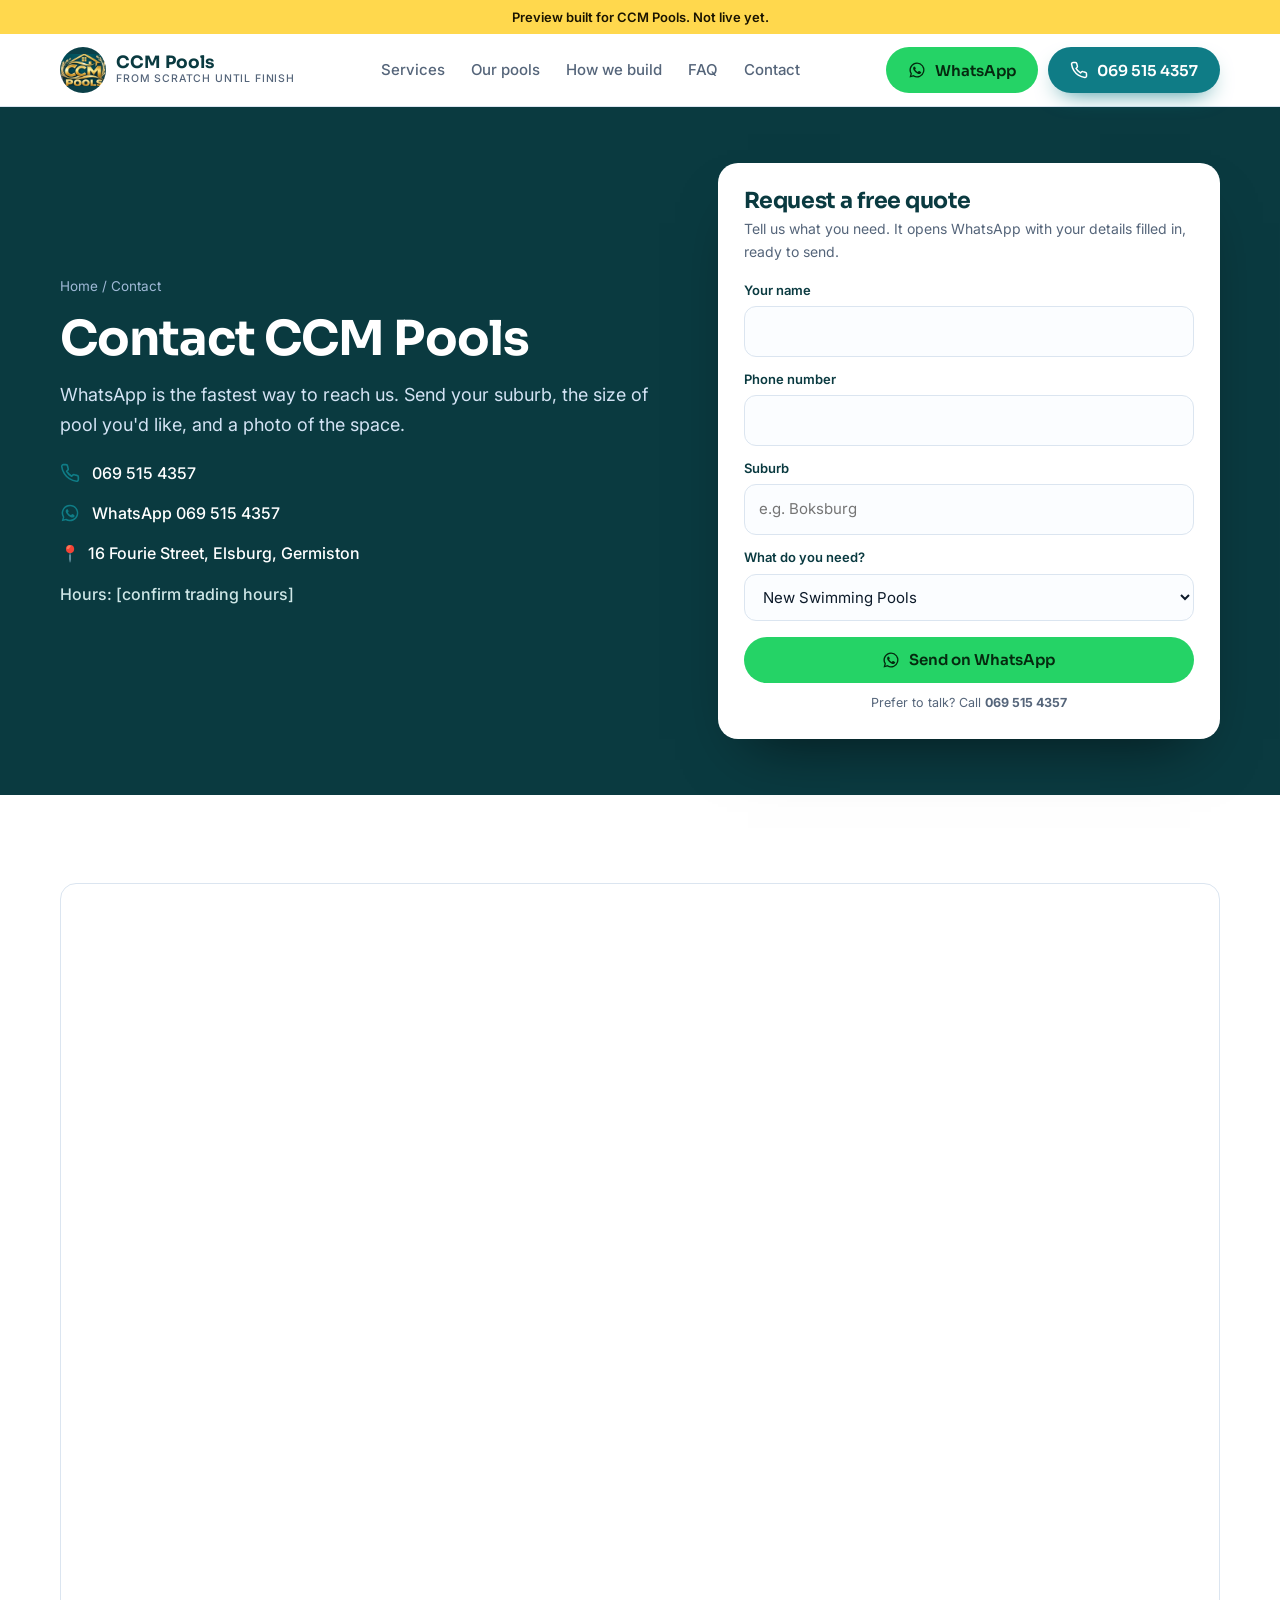
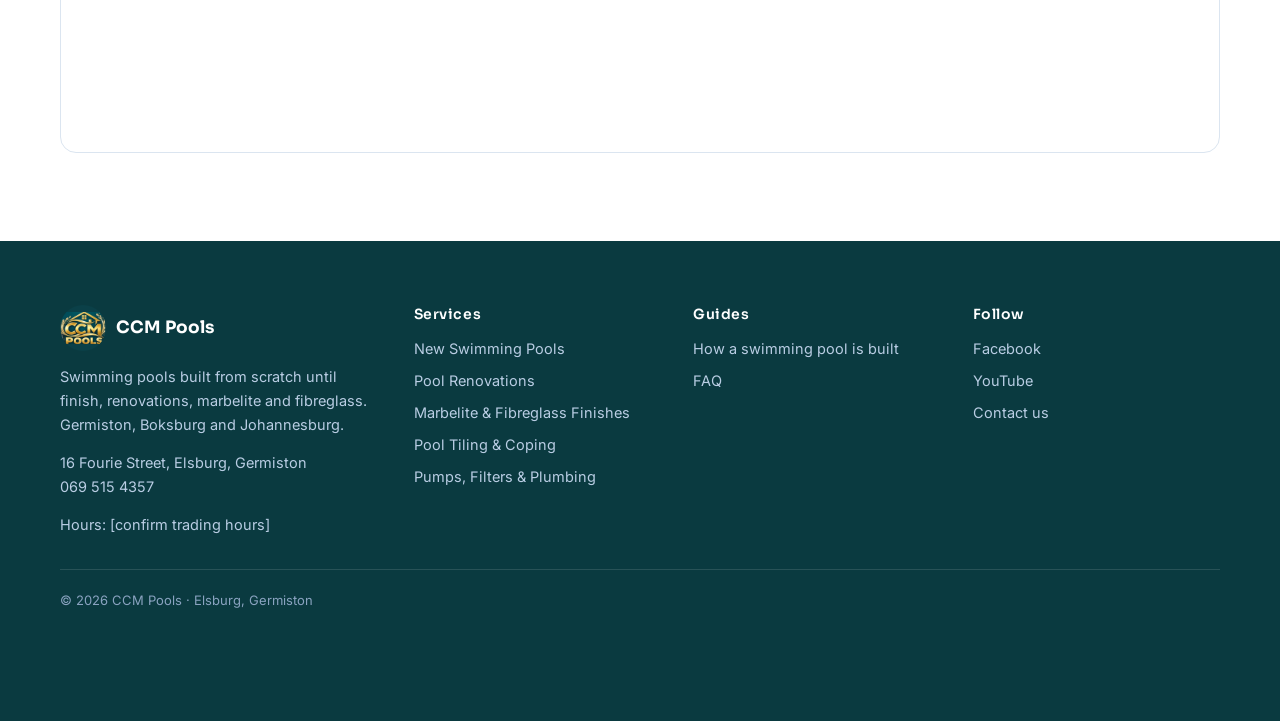
<file: contact/index.html>
<!doctype html>
<html lang="en-ZA">
<head>
<meta charset="utf-8">
<meta name="viewport" content="width=device-width, initial-scale=1">
<!-- PREVIEW: remove noindex + the preview bar when CCM approves and the real domain is live -->
<meta name="robots" content="noindex, nofollow">
<title>Contact CCM Pools | Germiston &amp; Boksburg | 069 515 4357</title>
<meta name="description" content="Call or WhatsApp CCM Pools on 069 515 4357 for a free pool or renovation quote in Germiston, Boksburg and Johannesburg.">
<link rel="canonical" href="https://dannyschaffer.github.io/ccm-pools-preview/contact/">
<meta property="og:type" content="website"><meta property="og:title" content="Contact CCM Pools | Germiston &amp; Boksburg | 069 515 4357"><meta property="og:description" content="Call or WhatsApp CCM Pools on 069 515 4357 for a free pool or renovation quote in Germiston, Boksburg and Johannesburg.">
<meta property="og:image" content="https://dannyschaffer.github.io/ccm-pools-preview/img/hero-pool-boksburg.jpg"><meta property="og:url" content="https://dannyschaffer.github.io/ccm-pools-preview/contact/">
<link rel="preconnect" href="https://fonts.googleapis.com"><link rel="preconnect" href="https://fonts.gstatic.com" crossorigin><link href="https://fonts.googleapis.com/css2?family=Sora:wght@500;600;700&family=Inter:wght@400;500;600&display=swap" rel="stylesheet">
<link rel="stylesheet" href="../styles.css?v=1795304638">
<script type="application/ld+json">{"@context": "https://schema.org", "@type": "HomeAndConstructionBusiness", "@id": "https://dannyschaffer.github.io/ccm-pools-preview/#business", "name": "CCM Pools", "description": "Swimming pools built from scratch to completion, pool renovations, marbelite and fibreglass finishes, tiling, coping and pool plumbing in Germiston, Boksburg and Johannesburg.", "telephone": "+27695154357", "url": "https://dannyschaffer.github.io/ccm-pools-preview/", "image": "https://dannyschaffer.github.io/ccm-pools-preview/img/hero-pool-boksburg.jpg", "logo": "https://dannyschaffer.github.io/ccm-pools-preview/img/logo.jpg", "address": {"@type": "PostalAddress", "addressLocality": "Elsburg, Germiston", "addressRegion": "Gauteng", "addressCountry": "ZA"}, "areaServed": ["Germiston", "Boksburg", "Alberton", "Johannesburg", "East Rand"], "sameAs": ["https://www.facebook.com/61587847887021"]}</script>
</head>
<body>
<div class="preview">Preview built for CCM Pools. Not live yet.</div>
<header><div class="wrap nav">
<a class="brand" href="../"><img class="logo" src="../img/logo.jpg" alt="CCM Pools logo"><span>CCM Pools<small>From scratch until finish</small></span></a>
<nav class="nav-links"><a href="../#services">Services</a><a href="../#work">Our pools</a><a href="../how-a-swimming-pool-is-built/">How we build</a><a href="../#faq">FAQ</a><a href="../contact/">Contact</a></nav>
<div class="nav-cta"><a class="btn btn-wa" href="https://wa.me/27695154357?text=Hi%20CCM%20Pools%2C%20I%20would%20like%20a%20quote%20for%20a%20pool."><svg viewBox="0 0 24 24" fill="currentColor" aria-hidden="true"><path d="M12 2a10 10 0 0 0-8.6 15.1L2 22l5-1.3A10 10 0 1 0 12 2Zm0 18.2a8.2 8.2 0 0 1-4.2-1.2l-.3-.2-3 .8.8-2.9-.2-.3A8.2 8.2 0 1 1 12 20.2Zm4.5-6.1c-.2-.1-1.5-.7-1.7-.8s-.4-.1-.6.1-.7.8-.8 1-.3.2-.5.1a6.7 6.7 0 0 1-3.3-2.9c-.3-.4.3-.4.7-1.4a.5.5 0 0 0 0-.4l-.8-1.9c-.2-.5-.4-.4-.6-.4h-.5a1 1 0 0 0-.7.3 3 3 0 0 0-.9 2.2 5.2 5.2 0 0 0 1.1 2.7 11.8 11.8 0 0 0 4.5 4c1.7.7 2.3.8 3.2.6a2.7 2.7 0 0 0 1.8-1.2 2.2 2.2 0 0 0 .1-1.2c0-.1-.2-.2-.4-.3Z"/></svg><span>WhatsApp</span></a><a class="btn btn-blue" href="tel:+27695154357"><svg viewBox="0 0 24 24" fill="none" stroke="currentColor" stroke-width="2" stroke-linecap="round" stroke-linejoin="round" aria-hidden="true"><path d="M22 16.9v3a2 2 0 0 1-2.2 2 19.8 19.8 0 0 1-8.6-3.1 19.5 19.5 0 0 1-6-6A19.8 19.8 0 0 1 2.1 4.2 2 2 0 0 1 4.1 2h3a2 2 0 0 1 2 1.7c.1 1 .4 1.9.7 2.8a2 2 0 0 1-.5 2.1L8 9.9a16 16 0 0 0 6 6l1.3-1.3a2 2 0 0 1 2.1-.4c.9.3 1.8.6 2.8.7a2 2 0 0 1 1.8 2Z"/></svg><span>069 515 4357</span></a></div>
</div></header>

<section class="page-hero"><div class="wrap"><div><div class="crumbs"><a href="../">Home</a> / Contact</div>
<h1>Contact CCM Pools</h1><p class="lead">WhatsApp is the fastest way to reach us. Send your suburb, the size of pool you'd like, and a photo of the space.</p>
<div class="contact-lines">
<a href="tel:+27695154357" style="color:#fff"><svg viewBox="0 0 24 24" fill="none" stroke="currentColor" stroke-width="2" stroke-linecap="round" stroke-linejoin="round" aria-hidden="true"><path d="M22 16.9v3a2 2 0 0 1-2.2 2 19.8 19.8 0 0 1-8.6-3.1 19.5 19.5 0 0 1-6-6A19.8 19.8 0 0 1 2.1 4.2 2 2 0 0 1 4.1 2h3a2 2 0 0 1 2 1.7c.1 1 .4 1.9.7 2.8a2 2 0 0 1-.5 2.1L8 9.9a16 16 0 0 0 6 6l1.3-1.3a2 2 0 0 1 2.1-.4c.9.3 1.8.6 2.8.7a2 2 0 0 1 1.8 2Z"/></svg>069 515 4357</a>
<a href="https://wa.me/27695154357" style="color:#fff"><svg viewBox="0 0 24 24" fill="currentColor" aria-hidden="true"><path d="M12 2a10 10 0 0 0-8.6 15.1L2 22l5-1.3A10 10 0 1 0 12 2Zm0 18.2a8.2 8.2 0 0 1-4.2-1.2l-.3-.2-3 .8.8-2.9-.2-.3A8.2 8.2 0 1 1 12 20.2Zm4.5-6.1c-.2-.1-1.5-.7-1.7-.8s-.4-.1-.6.1-.7.8-.8 1-.3.2-.5.1a6.7 6.7 0 0 1-3.3-2.9c-.3-.4.3-.4.7-1.4a.5.5 0 0 0 0-.4l-.8-1.9c-.2-.5-.4-.4-.6-.4h-.5a1 1 0 0 0-.7.3 3 3 0 0 0-.9 2.2 5.2 5.2 0 0 0 1.1 2.7 11.8 11.8 0 0 0 4.5 4c1.7.7 2.3.8 3.2.6a2.7 2.7 0 0 0 1.8-1.2 2.2 2.2 0 0 0 .1-1.2c0-.1-.2-.2-.4-.3Z"/></svg>WhatsApp 069 515 4357</a>
<div style="color:#fff">📍&nbsp; 16 Fourie Street, Elsburg, Germiston</div>
<div style="color:#cfe7e7">Hours: [confirm trading hours]</div></div></div>
<form class="card-form" data-wa>
<h2>Request a free quote</h2><p class="small">Tell us what you need. It opens WhatsApp with your details filled in, ready to send.</p>
<label class="field"><span>Your name</span><input name="name" required autocomplete="name"></label>
<label class="field"><span>Phone number</span><input name="phone" type="tel" required autocomplete="tel"></label>
<label class="field"><span>Suburb</span><input name="suburb" placeholder="e.g. Boksburg"></label>
<label class="field"><span>What do you need?</span><select name="need"><option>New Swimming Pools</option><option>Pool Renovations</option><option>Marbelite &amp; Fibreglass Finishes</option><option>Pool Tiling &amp; Coping</option><option>Pumps, Filters &amp; Plumbing</option></select></label>
<button class="btn btn-wa" type="submit"><svg viewBox="0 0 24 24" fill="currentColor" aria-hidden="true"><path d="M12 2a10 10 0 0 0-8.6 15.1L2 22l5-1.3A10 10 0 1 0 12 2Zm0 18.2a8.2 8.2 0 0 1-4.2-1.2l-.3-.2-3 .8.8-2.9-.2-.3A8.2 8.2 0 1 1 12 20.2Zm4.5-6.1c-.2-.1-1.5-.7-1.7-.8s-.4-.1-.6.1-.7.8-.8 1-.3.2-.5.1a6.7 6.7 0 0 1-3.3-2.9c-.3-.4.3-.4.7-1.4a.5.5 0 0 0 0-.4l-.8-1.9c-.2-.5-.4-.4-.6-.4h-.5a1 1 0 0 0-.7.3 3 3 0 0 0-.9 2.2 5.2 5.2 0 0 0 1.1 2.7 11.8 11.8 0 0 0 4.5 4c1.7.7 2.3.8 3.2.6a2.7 2.7 0 0 0 1.8-1.2 2.2 2.2 0 0 0 .1-1.2c0-.1-.2-.2-.4-.3Z"/></svg>Send on WhatsApp</button>
<p class="form-note">Prefer to talk? Call <a href="tel:+27695154357"><b>069 515 4357</b></a></p>
</form>
</div></section>
<section><div class="wrap"><div class="map"><iframe loading="lazy" title="Map of Germiston" src="https://maps.google.com/maps?q=-26.247,28.2&z=10&output=embed"></iframe></div></div></section>
<footer><div class="wrap">
<div><a class="brand" href="../"><img class="logo" src="../img/logo.jpg" alt="CCM Pools logo"><span>CCM Pools</span></a>
<p style="margin-top:12px">Swimming pools built from scratch until finish, renovations, marbelite and fibreglass. Germiston, Boksburg and Johannesburg.</p>
<p style="margin-top:14px">16 Fourie Street, Elsburg, Germiston<br><a href="tel:+27695154357">069 515 4357</a></p>
<p style="margin-top:14px">Hours: [confirm trading hours]</p></div>
<div><h4>Services</h4><ul><li><a href="../services/new-swimming-pools/">New Swimming Pools</a></li><li><a href="../services/pool-renovations/">Pool Renovations</a></li><li><a href="../services/marbelite-fibreglass-finishes/">Marbelite &amp; Fibreglass Finishes</a></li><li><a href="../services/pool-tiling-coping/">Pool Tiling &amp; Coping</a></li><li><a href="../services/pool-pumps-filters-plumbing/">Pumps, Filters &amp; Plumbing</a></li></ul></div>
<div><h4>Guides</h4><ul><li><a href="../how-a-swimming-pool-is-built/">How a swimming pool is built</a></li><li><a href="../#faq">FAQ</a></li></ul></div>
<div><h4>Follow</h4><ul><li><a href="https://www.facebook.com/61587847887021">Facebook</a></li><li><a href="https://www.youtube.com/@CCMPOOLS">YouTube</a></li><li><a href="../contact/">Contact us</a></li></ul></div>
<div class="legal">© 2026 CCM Pools · Elsburg, Germiston</div>
</div></footer>
<div class="mbar"><a class="btn btn-blue" href="tel:+27695154357"><svg viewBox="0 0 24 24" fill="none" stroke="currentColor" stroke-width="2" stroke-linecap="round" stroke-linejoin="round" aria-hidden="true"><path d="M22 16.9v3a2 2 0 0 1-2.2 2 19.8 19.8 0 0 1-8.6-3.1 19.5 19.5 0 0 1-6-6A19.8 19.8 0 0 1 2.1 4.2 2 2 0 0 1 4.1 2h3a2 2 0 0 1 2 1.7c.1 1 .4 1.9.7 2.8a2 2 0 0 1-.5 2.1L8 9.9a16 16 0 0 0 6 6l1.3-1.3a2 2 0 0 1 2.1-.4c.9.3 1.8.6 2.8.7a2 2 0 0 1 1.8 2Z"/></svg>Call now</a><a class="btn btn-wa" href="https://wa.me/27695154357?text=Hi%20CCM%20Pools%2C%20I%20would%20like%20a%20quote%20for%20a%20pool."><svg viewBox="0 0 24 24" fill="currentColor" aria-hidden="true"><path d="M12 2a10 10 0 0 0-8.6 15.1L2 22l5-1.3A10 10 0 1 0 12 2Zm0 18.2a8.2 8.2 0 0 1-4.2-1.2l-.3-.2-3 .8.8-2.9-.2-.3A8.2 8.2 0 1 1 12 20.2Zm4.5-6.1c-.2-.1-1.5-.7-1.7-.8s-.4-.1-.6.1-.7.8-.8 1-.3.2-.5.1a6.7 6.7 0 0 1-3.3-2.9c-.3-.4.3-.4.7-1.4a.5.5 0 0 0 0-.4l-.8-1.9c-.2-.5-.4-.4-.6-.4h-.5a1 1 0 0 0-.7.3 3 3 0 0 0-.9 2.2 5.2 5.2 0 0 0 1.1 2.7 11.8 11.8 0 0 0 4.5 4c1.7.7 2.3.8 3.2.6a2.7 2.7 0 0 0 1.8-1.2 2.2 2.2 0 0 0 .1-1.2c0-.1-.2-.2-.4-.3Z"/></svg>WhatsApp</a></div>
<script>
document.querySelectorAll('form[data-wa]').forEach(f=>f.addEventListener('submit',ev=>{ev.preventDefault();const d=new FormData(f);
const msg=`Hi CCM Pools, I'd like a quote.%0AName: ${d.get('name')||''}%0APhone: ${d.get('phone')||''}%0ASuburb: ${d.get('suburb')||''}%0ANeed: ${d.get('need')||''}`;
window.open('https://wa.me/27695154357?text='+msg.replace(/ /g,'%20'),'_blank');}));
</script>
</body></html>
</file>
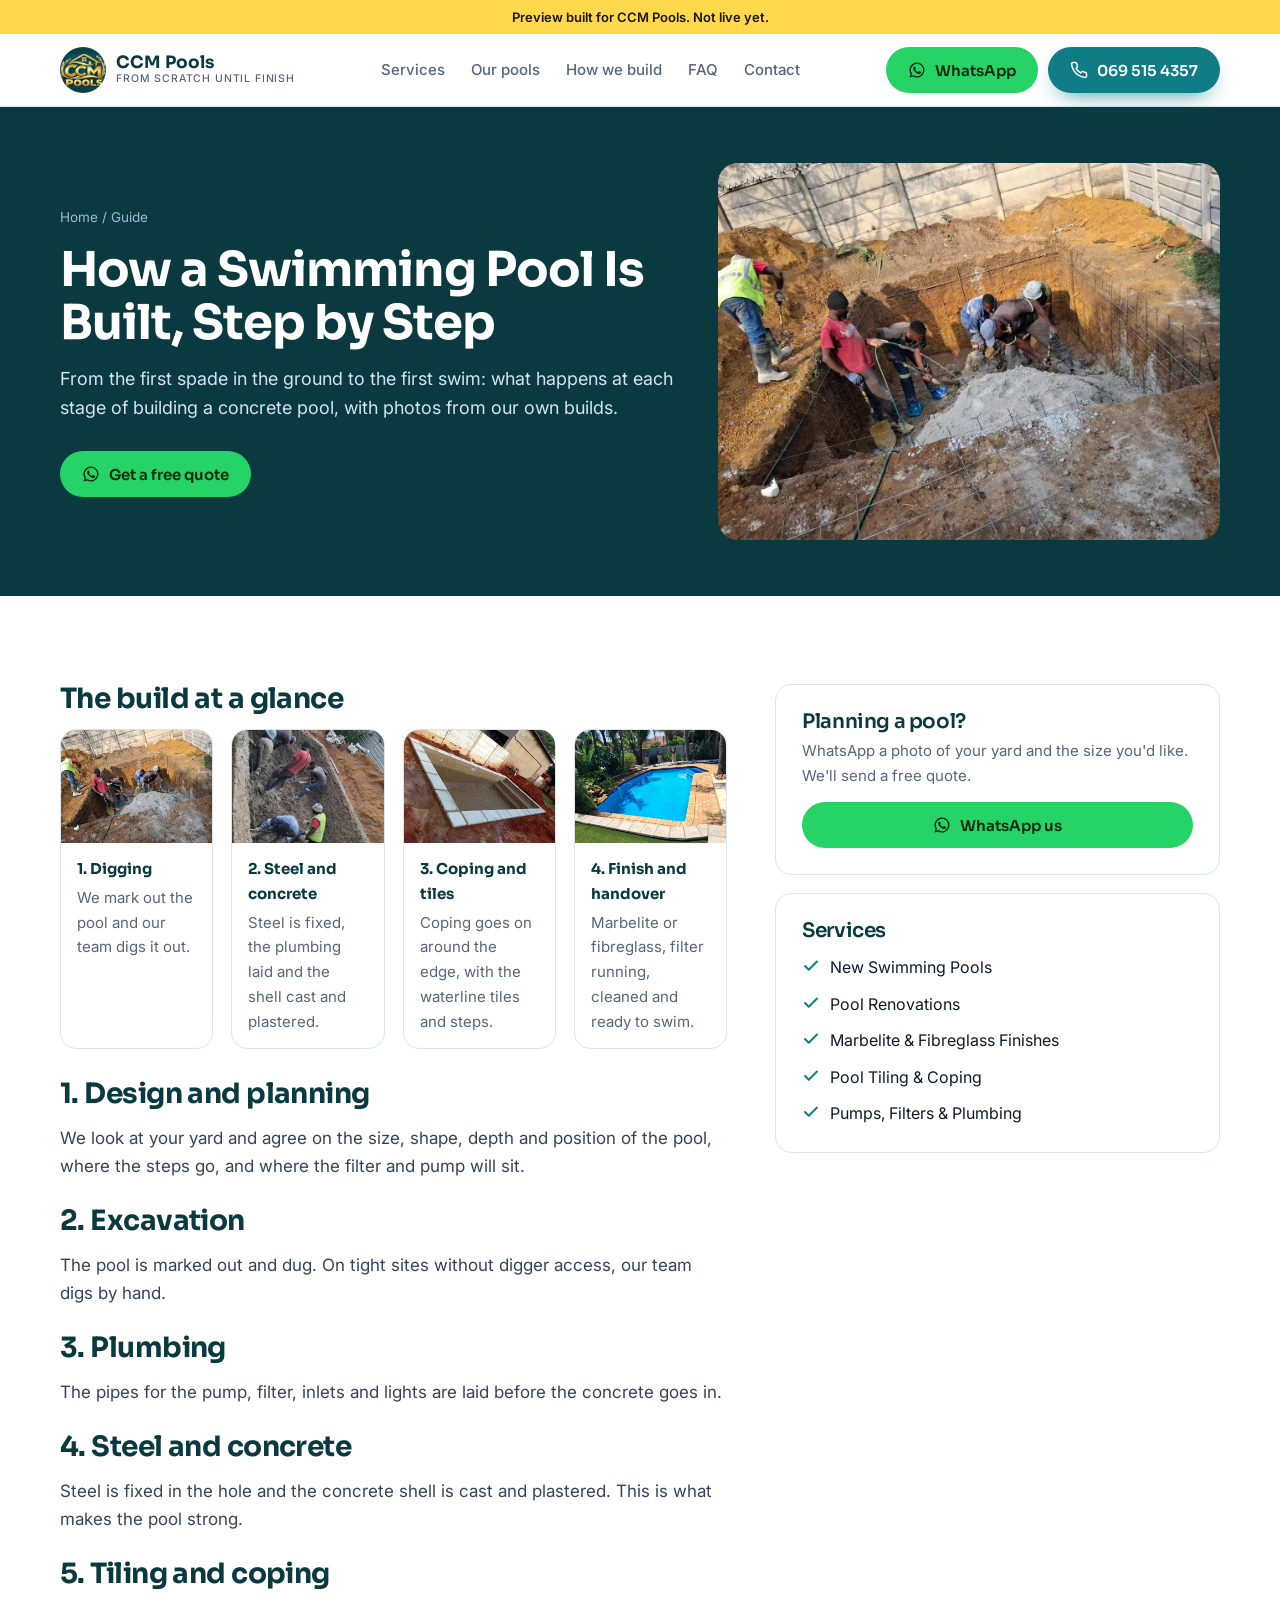
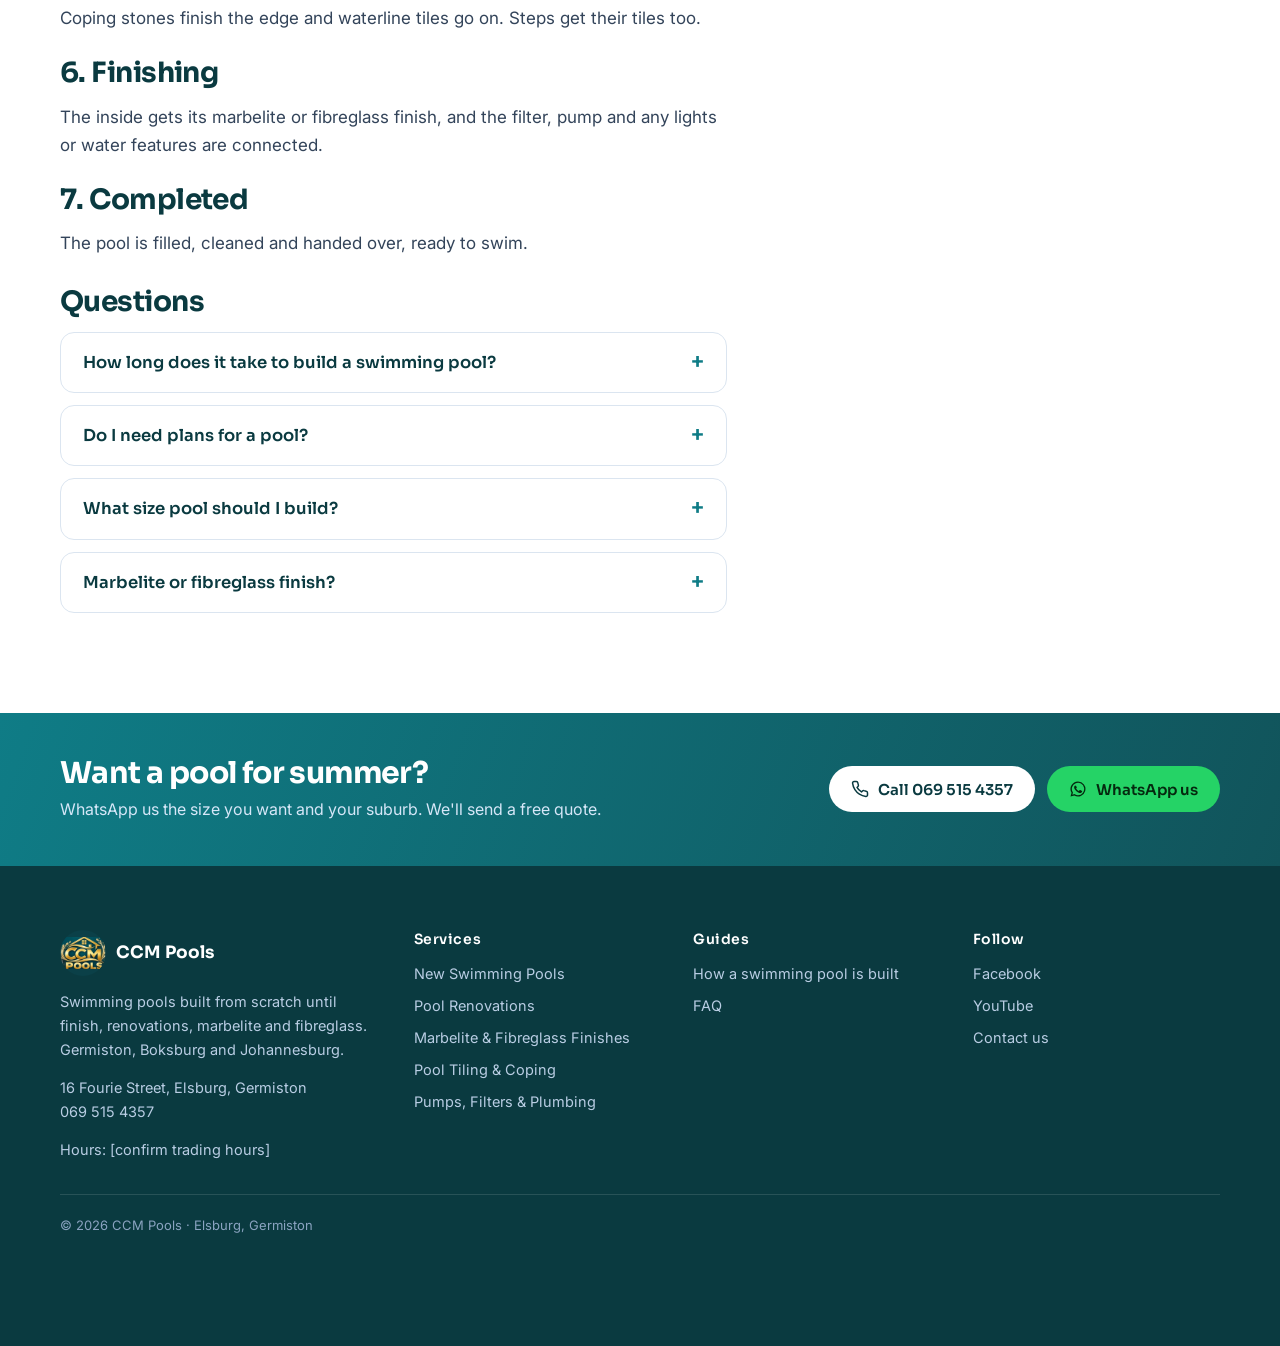
<file: how-a-swimming-pool-is-built/index.html>
<!doctype html>
<html lang="en-ZA">
<head>
<meta charset="utf-8">
<meta name="viewport" content="width=device-width, initial-scale=1">
<!-- PREVIEW: remove noindex + the preview bar when CCM approves and the real domain is live -->
<meta name="robots" content="noindex, nofollow">
<title>How a Swimming Pool Is Built, Step by Step | CCM Pools</title>
<meta name="description" content="How a concrete swimming pool is built, step by step: design, digging, steel and concrete, plumbing, coping and tiles, finish and handover. With photos from our own builds in Boksburg and Germiston.">
<link rel="canonical" href="https://dannyschaffer.github.io/ccm-pools-preview/how-a-swimming-pool-is-built/">
<meta property="og:type" content="website"><meta property="og:title" content="How a Swimming Pool Is Built, Step by Step | CCM Pools"><meta property="og:description" content="How a concrete swimming pool is built, step by step: design, digging, steel and concrete, plumbing, coping and tiles, finish and handover. With photos from our own builds in Boksburg and Germiston.">
<meta property="og:image" content="https://dannyschaffer.github.io/ccm-pools-preview/img/hero-pool-boksburg.jpg"><meta property="og:url" content="https://dannyschaffer.github.io/ccm-pools-preview/how-a-swimming-pool-is-built/">
<link rel="preconnect" href="https://fonts.googleapis.com"><link rel="preconnect" href="https://fonts.gstatic.com" crossorigin><link href="https://fonts.googleapis.com/css2?family=Sora:wght@500;600;700&family=Inter:wght@400;500;600&display=swap" rel="stylesheet">
<link rel="stylesheet" href="../styles.css?v=1795304638">
<script type="application/ld+json">{"@context": "https://schema.org", "@type": "HomeAndConstructionBusiness", "@id": "https://dannyschaffer.github.io/ccm-pools-preview/#business", "name": "CCM Pools", "description": "Swimming pools built from scratch to completion, pool renovations, marbelite and fibreglass finishes, tiling, coping and pool plumbing in Germiston, Boksburg and Johannesburg.", "telephone": "+27695154357", "url": "https://dannyschaffer.github.io/ccm-pools-preview/", "image": "https://dannyschaffer.github.io/ccm-pools-preview/img/hero-pool-boksburg.jpg", "logo": "https://dannyschaffer.github.io/ccm-pools-preview/img/logo.jpg", "address": {"@type": "PostalAddress", "addressLocality": "Elsburg, Germiston", "addressRegion": "Gauteng", "addressCountry": "ZA"}, "areaServed": ["Germiston", "Boksburg", "Alberton", "Johannesburg", "East Rand"], "sameAs": ["https://www.facebook.com/61587847887021"]}</script><script type="application/ld+json">{"@context": "https://schema.org", "@type": "FAQPage", "mainEntity": [{"@type": "Question", "name": "How long does it take to build a swimming pool?", "acceptedAnswer": {"@type": "Answer", "text": "It depends on the size, the ground and the weather. [CCM to confirm a typical build time.] We give you a timeline with the quote."}}, {"@type": "Question", "name": "Do I need plans for a pool?", "acceptedAnswer": {"@type": "Answer", "text": "Most municipalities need building plans for a new pool, and pools must be fenced or covered for child safety. Check with your municipality before building. [CCM to confirm whether they help with plans.]"}}, {"@type": "Question", "name": "What size pool should I build?", "acceptedAnswer": {"@type": "Answer", "text": "A 5m x 4m pool suits most family gardens. Smaller plunge pools fit tight yards; long narrow pools fit down the side of a house. Send us the space and we'll suggest a size."}}, {"@type": "Question", "name": "Marbelite or fibreglass finish?", "acceptedAnswer": {"@type": "Answer", "text": "Marbelite is the classic plaster finish. Fibreglass is smoother and easier to clean. Both are done by our own team."}}]}</script>
</head>
<body>
<div class="preview">Preview built for CCM Pools. Not live yet.</div>
<header><div class="wrap nav">
<a class="brand" href="../"><img class="logo" src="../img/logo.jpg" alt="CCM Pools logo"><span>CCM Pools<small>From scratch until finish</small></span></a>
<nav class="nav-links"><a href="../#services">Services</a><a href="../#work">Our pools</a><a href="../how-a-swimming-pool-is-built/">How we build</a><a href="../#faq">FAQ</a><a href="../contact/">Contact</a></nav>
<div class="nav-cta"><a class="btn btn-wa" href="https://wa.me/27695154357?text=Hi%20CCM%20Pools%2C%20I%20would%20like%20a%20quote%20for%20a%20pool."><svg viewBox="0 0 24 24" fill="currentColor" aria-hidden="true"><path d="M12 2a10 10 0 0 0-8.6 15.1L2 22l5-1.3A10 10 0 1 0 12 2Zm0 18.2a8.2 8.2 0 0 1-4.2-1.2l-.3-.2-3 .8.8-2.9-.2-.3A8.2 8.2 0 1 1 12 20.2Zm4.5-6.1c-.2-.1-1.5-.7-1.7-.8s-.4-.1-.6.1-.7.8-.8 1-.3.2-.5.1a6.7 6.7 0 0 1-3.3-2.9c-.3-.4.3-.4.7-1.4a.5.5 0 0 0 0-.4l-.8-1.9c-.2-.5-.4-.4-.6-.4h-.5a1 1 0 0 0-.7.3 3 3 0 0 0-.9 2.2 5.2 5.2 0 0 0 1.1 2.7 11.8 11.8 0 0 0 4.5 4c1.7.7 2.3.8 3.2.6a2.7 2.7 0 0 0 1.8-1.2 2.2 2.2 0 0 0 .1-1.2c0-.1-.2-.2-.4-.3Z"/></svg><span>WhatsApp</span></a><a class="btn btn-blue" href="tel:+27695154357"><svg viewBox="0 0 24 24" fill="none" stroke="currentColor" stroke-width="2" stroke-linecap="round" stroke-linejoin="round" aria-hidden="true"><path d="M22 16.9v3a2 2 0 0 1-2.2 2 19.8 19.8 0 0 1-8.6-3.1 19.5 19.5 0 0 1-6-6A19.8 19.8 0 0 1 2.1 4.2 2 2 0 0 1 4.1 2h3a2 2 0 0 1 2 1.7c.1 1 .4 1.9.7 2.8a2 2 0 0 1-.5 2.1L8 9.9a16 16 0 0 0 6 6l1.3-1.3a2 2 0 0 1 2.1-.4c.9.3 1.8.6 2.8.7a2 2 0 0 1 1.8 2Z"/></svg><span>069 515 4357</span></a></div>
</div></header>

<section class="page-hero"><div class="wrap">
<div><div class="crumbs"><a href="../">Home</a> / Guide</div>
<h1>How a Swimming Pool Is Built, Step by Step</h1>
<p class="lead">From the first spade in the ground to the first swim: what happens at each stage of building a concrete pool, with photos from our own builds.</p>
<div class="hero-ctas"><a class="btn btn-wa" href="https://wa.me/27695154357?text=Hi%20CCM%20Pools%2C%20I%20would%20like%20a%20quote%20for%20a%20pool."><svg viewBox="0 0 24 24" fill="currentColor" aria-hidden="true"><path d="M12 2a10 10 0 0 0-8.6 15.1L2 22l5-1.3A10 10 0 1 0 12 2Zm0 18.2a8.2 8.2 0 0 1-4.2-1.2l-.3-.2-3 .8.8-2.9-.2-.3A8.2 8.2 0 1 1 12 20.2Zm4.5-6.1c-.2-.1-1.5-.7-1.7-.8s-.4-.1-.6.1-.7.8-.8 1-.3.2-.5.1a6.7 6.7 0 0 1-3.3-2.9c-.3-.4.3-.4.7-1.4a.5.5 0 0 0 0-.4l-.8-1.9c-.2-.5-.4-.4-.6-.4h-.5a1 1 0 0 0-.7.3 3 3 0 0 0-.9 2.2 5.2 5.2 0 0 0 1.1 2.7 11.8 11.8 0 0 0 4.5 4c1.7.7 2.3.8 3.2.6a2.7 2.7 0 0 0 1.8-1.2 2.2 2.2 0 0 0 .1-1.2c0-.1-.2-.2-.4-.3Z"/></svg>Get a free quote</a></div></div>
<img src="../img/stage-excavation.jpg" alt="CCM Pools team digging a pool">
</div></section>
<section><div class="wrap two"><div class="body">
<h2 style="font-size:28px;margin-bottom:14px">The build at a glance</h2>
<div class="stages"><figure><img src="../img/stage-excavation.jpg" alt="1. Digging: CCM Pools build" loading="lazy"><figcaption><b>1. Digging</b>We mark out the pool and our team digs it out.</figcaption></figure><figure><img src="../img/stage-shell.jpg" alt="2. Steel and concrete: CCM Pools build" loading="lazy"><figcaption><b>2. Steel and concrete</b>Steel is fixed, the plumbing laid and the shell cast and plastered.</figcaption></figure><figure><img src="../img/stage-coping.jpg" alt="3. Coping and tiles: CCM Pools build" loading="lazy"><figcaption><b>3. Coping and tiles</b>Coping goes on around the edge, with the waterline tiles and steps.</figcaption></figure><figure><img src="../img/stage-finished.jpg" alt="4. Finish and handover: CCM Pools build" loading="lazy"><figcaption><b>4. Finish and handover</b>Marbelite or fibreglass, filter running, cleaned and ready to swim.</figcaption></figure></div>
<h2 style="font-size:28px;margin:30px 0 14px">1. Design and planning</h2>
<p>We look at your yard and agree on the size, shape, depth and position of the pool, where the steps go, and where the filter and pump will sit.</p>
<h2 style="font-size:28px;margin:26px 0 14px">2. Excavation</h2>
<p>The pool is marked out and dug. On tight sites without digger access, our team digs by hand.</p>
<h2 style="font-size:28px;margin:26px 0 14px">3. Plumbing</h2>
<p>The pipes for the pump, filter, inlets and lights are laid before the concrete goes in.</p>
<h2 style="font-size:28px;margin:26px 0 14px">4. Steel and concrete</h2>
<p>Steel is fixed in the hole and the concrete shell is cast and plastered. This is what makes the pool strong.</p>
<h2 style="font-size:28px;margin:26px 0 14px">5. Tiling and coping</h2>
<p>Coping stones finish the edge and waterline tiles go on. Steps get their tiles too.</p>
<h2 style="font-size:28px;margin:26px 0 14px">6. Finishing</h2>
<p>The inside gets its marbelite or fibreglass finish, and the filter, pump and any lights or water features are connected.</p>
<h2 style="font-size:28px;margin:26px 0 14px">7. Completed</h2>
<p>The pool is filled, cleaned and handed over, ready to swim.</p>
<h2 style="font-size:28px;margin:30px 0 14px">Questions</h2><div class="faq-list"><details><summary>How long does it take to build a swimming pool?</summary><p>It depends on the size, the ground and the weather. [CCM to confirm a typical build time.] We give you a timeline with the quote.</p></details><details><summary>Do I need plans for a pool?</summary><p>Most municipalities need building plans for a new pool, and pools must be fenced or covered for child safety. Check with your municipality before building. [CCM to confirm whether they help with plans.]</p></details><details><summary>What size pool should I build?</summary><p>A 5m x 4m pool suits most family gardens. Smaller plunge pools fit tight yards; long narrow pools fit down the side of a house. Send us the space and we&#x27;ll suggest a size.</p></details><details><summary>Marbelite or fibreglass finish?</summary><p>Marbelite is the classic plaster finish. Fibreglass is smoother and easier to clean. Both are done by our own team.</p></details></div>
</div>
<aside><div class="box"><h3>Planning a pool?</h3><p style="color:var(--muted);margin:6px 0 14px;font-size:15px">WhatsApp a photo of your yard and the size you'd like. We'll send a free quote.</p><a class="btn btn-wa" style="width:100%" href="https://wa.me/27695154357?text=Hi%20CCM%20Pools%2C%20I%20would%20like%20a%20quote%20for%20a%20pool."><svg viewBox="0 0 24 24" fill="currentColor" aria-hidden="true"><path d="M12 2a10 10 0 0 0-8.6 15.1L2 22l5-1.3A10 10 0 1 0 12 2Zm0 18.2a8.2 8.2 0 0 1-4.2-1.2l-.3-.2-3 .8.8-2.9-.2-.3A8.2 8.2 0 1 1 12 20.2Zm4.5-6.1c-.2-.1-1.5-.7-1.7-.8s-.4-.1-.6.1-.7.8-.8 1-.3.2-.5.1a6.7 6.7 0 0 1-3.3-2.9c-.3-.4.3-.4.7-1.4a.5.5 0 0 0 0-.4l-.8-1.9c-.2-.5-.4-.4-.6-.4h-.5a1 1 0 0 0-.7.3 3 3 0 0 0-.9 2.2 5.2 5.2 0 0 0 1.1 2.7 11.8 11.8 0 0 0 4.5 4c1.7.7 2.3.8 3.2.6a2.7 2.7 0 0 0 1.8-1.2 2.2 2.2 0 0 0 .1-1.2c0-.1-.2-.2-.4-.3Z"/></svg>WhatsApp us</a></div>
<div class="box"><h3>Services</h3><ul><li><svg viewBox="0 0 24 24" fill="none" stroke="currentColor" stroke-width="2.6" stroke-linecap="round" stroke-linejoin="round" aria-hidden="true"><path d="M20 6 9 17l-5-5"/></svg><a href="../services/new-swimming-pools/">New Swimming Pools</a></li><li><svg viewBox="0 0 24 24" fill="none" stroke="currentColor" stroke-width="2.6" stroke-linecap="round" stroke-linejoin="round" aria-hidden="true"><path d="M20 6 9 17l-5-5"/></svg><a href="../services/pool-renovations/">Pool Renovations</a></li><li><svg viewBox="0 0 24 24" fill="none" stroke="currentColor" stroke-width="2.6" stroke-linecap="round" stroke-linejoin="round" aria-hidden="true"><path d="M20 6 9 17l-5-5"/></svg><a href="../services/marbelite-fibreglass-finishes/">Marbelite &amp; Fibreglass Finishes</a></li><li><svg viewBox="0 0 24 24" fill="none" stroke="currentColor" stroke-width="2.6" stroke-linecap="round" stroke-linejoin="round" aria-hidden="true"><path d="M20 6 9 17l-5-5"/></svg><a href="../services/pool-tiling-coping/">Pool Tiling &amp; Coping</a></li><li><svg viewBox="0 0 24 24" fill="none" stroke="currentColor" stroke-width="2.6" stroke-linecap="round" stroke-linejoin="round" aria-hidden="true"><path d="M20 6 9 17l-5-5"/></svg><a href="../services/pool-pumps-filters-plumbing/">Pumps, Filters &amp; Plumbing</a></li></ul></div></aside>
</div></section>
<div class="band"><div class="wrap"><div><h2>Want a pool for summer?</h2><p>WhatsApp us the size you want and your suburb. We&#x27;ll send a free quote.</p></div>
<div class="ctas"><a class="btn btn-white" href="tel:+27695154357"><svg viewBox="0 0 24 24" fill="none" stroke="currentColor" stroke-width="2" stroke-linecap="round" stroke-linejoin="round" aria-hidden="true"><path d="M22 16.9v3a2 2 0 0 1-2.2 2 19.8 19.8 0 0 1-8.6-3.1 19.5 19.5 0 0 1-6-6A19.8 19.8 0 0 1 2.1 4.2 2 2 0 0 1 4.1 2h3a2 2 0 0 1 2 1.7c.1 1 .4 1.9.7 2.8a2 2 0 0 1-.5 2.1L8 9.9a16 16 0 0 0 6 6l1.3-1.3a2 2 0 0 1 2.1-.4c.9.3 1.8.6 2.8.7a2 2 0 0 1 1.8 2Z"/></svg>Call 069 515 4357</a><a class="btn btn-wa" href="https://wa.me/27695154357?text=Hi%20CCM%20Pools%2C%20I%20would%20like%20a%20quote%20for%20a%20pool."><svg viewBox="0 0 24 24" fill="currentColor" aria-hidden="true"><path d="M12 2a10 10 0 0 0-8.6 15.1L2 22l5-1.3A10 10 0 1 0 12 2Zm0 18.2a8.2 8.2 0 0 1-4.2-1.2l-.3-.2-3 .8.8-2.9-.2-.3A8.2 8.2 0 1 1 12 20.2Zm4.5-6.1c-.2-.1-1.5-.7-1.7-.8s-.4-.1-.6.1-.7.8-.8 1-.3.2-.5.1a6.7 6.7 0 0 1-3.3-2.9c-.3-.4.3-.4.7-1.4a.5.5 0 0 0 0-.4l-.8-1.9c-.2-.5-.4-.4-.6-.4h-.5a1 1 0 0 0-.7.3 3 3 0 0 0-.9 2.2 5.2 5.2 0 0 0 1.1 2.7 11.8 11.8 0 0 0 4.5 4c1.7.7 2.3.8 3.2.6a2.7 2.7 0 0 0 1.8-1.2 2.2 2.2 0 0 0 .1-1.2c0-.1-.2-.2-.4-.3Z"/></svg>WhatsApp us</a></div></div></div>
<footer><div class="wrap">
<div><a class="brand" href="../"><img class="logo" src="../img/logo.jpg" alt="CCM Pools logo"><span>CCM Pools</span></a>
<p style="margin-top:12px">Swimming pools built from scratch until finish, renovations, marbelite and fibreglass. Germiston, Boksburg and Johannesburg.</p>
<p style="margin-top:14px">16 Fourie Street, Elsburg, Germiston<br><a href="tel:+27695154357">069 515 4357</a></p>
<p style="margin-top:14px">Hours: [confirm trading hours]</p></div>
<div><h4>Services</h4><ul><li><a href="../services/new-swimming-pools/">New Swimming Pools</a></li><li><a href="../services/pool-renovations/">Pool Renovations</a></li><li><a href="../services/marbelite-fibreglass-finishes/">Marbelite &amp; Fibreglass Finishes</a></li><li><a href="../services/pool-tiling-coping/">Pool Tiling &amp; Coping</a></li><li><a href="../services/pool-pumps-filters-plumbing/">Pumps, Filters &amp; Plumbing</a></li></ul></div>
<div><h4>Guides</h4><ul><li><a href="../how-a-swimming-pool-is-built/">How a swimming pool is built</a></li><li><a href="../#faq">FAQ</a></li></ul></div>
<div><h4>Follow</h4><ul><li><a href="https://www.facebook.com/61587847887021">Facebook</a></li><li><a href="https://www.youtube.com/@CCMPOOLS">YouTube</a></li><li><a href="../contact/">Contact us</a></li></ul></div>
<div class="legal">© 2026 CCM Pools · Elsburg, Germiston</div>
</div></footer>
<div class="mbar"><a class="btn btn-blue" href="tel:+27695154357"><svg viewBox="0 0 24 24" fill="none" stroke="currentColor" stroke-width="2" stroke-linecap="round" stroke-linejoin="round" aria-hidden="true"><path d="M22 16.9v3a2 2 0 0 1-2.2 2 19.8 19.8 0 0 1-8.6-3.1 19.5 19.5 0 0 1-6-6A19.8 19.8 0 0 1 2.1 4.2 2 2 0 0 1 4.1 2h3a2 2 0 0 1 2 1.7c.1 1 .4 1.9.7 2.8a2 2 0 0 1-.5 2.1L8 9.9a16 16 0 0 0 6 6l1.3-1.3a2 2 0 0 1 2.1-.4c.9.3 1.8.6 2.8.7a2 2 0 0 1 1.8 2Z"/></svg>Call now</a><a class="btn btn-wa" href="https://wa.me/27695154357?text=Hi%20CCM%20Pools%2C%20I%20would%20like%20a%20quote%20for%20a%20pool."><svg viewBox="0 0 24 24" fill="currentColor" aria-hidden="true"><path d="M12 2a10 10 0 0 0-8.6 15.1L2 22l5-1.3A10 10 0 1 0 12 2Zm0 18.2a8.2 8.2 0 0 1-4.2-1.2l-.3-.2-3 .8.8-2.9-.2-.3A8.2 8.2 0 1 1 12 20.2Zm4.5-6.1c-.2-.1-1.5-.7-1.7-.8s-.4-.1-.6.1-.7.8-.8 1-.3.2-.5.1a6.7 6.7 0 0 1-3.3-2.9c-.3-.4.3-.4.7-1.4a.5.5 0 0 0 0-.4l-.8-1.9c-.2-.5-.4-.4-.6-.4h-.5a1 1 0 0 0-.7.3 3 3 0 0 0-.9 2.2 5.2 5.2 0 0 0 1.1 2.7 11.8 11.8 0 0 0 4.5 4c1.7.7 2.3.8 3.2.6a2.7 2.7 0 0 0 1.8-1.2 2.2 2.2 0 0 0 .1-1.2c0-.1-.2-.2-.4-.3Z"/></svg>WhatsApp</a></div>
<script>
document.querySelectorAll('form[data-wa]').forEach(f=>f.addEventListener('submit',ev=>{ev.preventDefault();const d=new FormData(f);
const msg=`Hi CCM Pools, I'd like a quote.%0AName: ${d.get('name')||''}%0APhone: ${d.get('phone')||''}%0ASuburb: ${d.get('suburb')||''}%0ANeed: ${d.get('need')||''}`;
window.open('https://wa.me/27695154357?text='+msg.replace(/ /g,'%20'),'_blank');}));
</script>
</body></html>
</file>
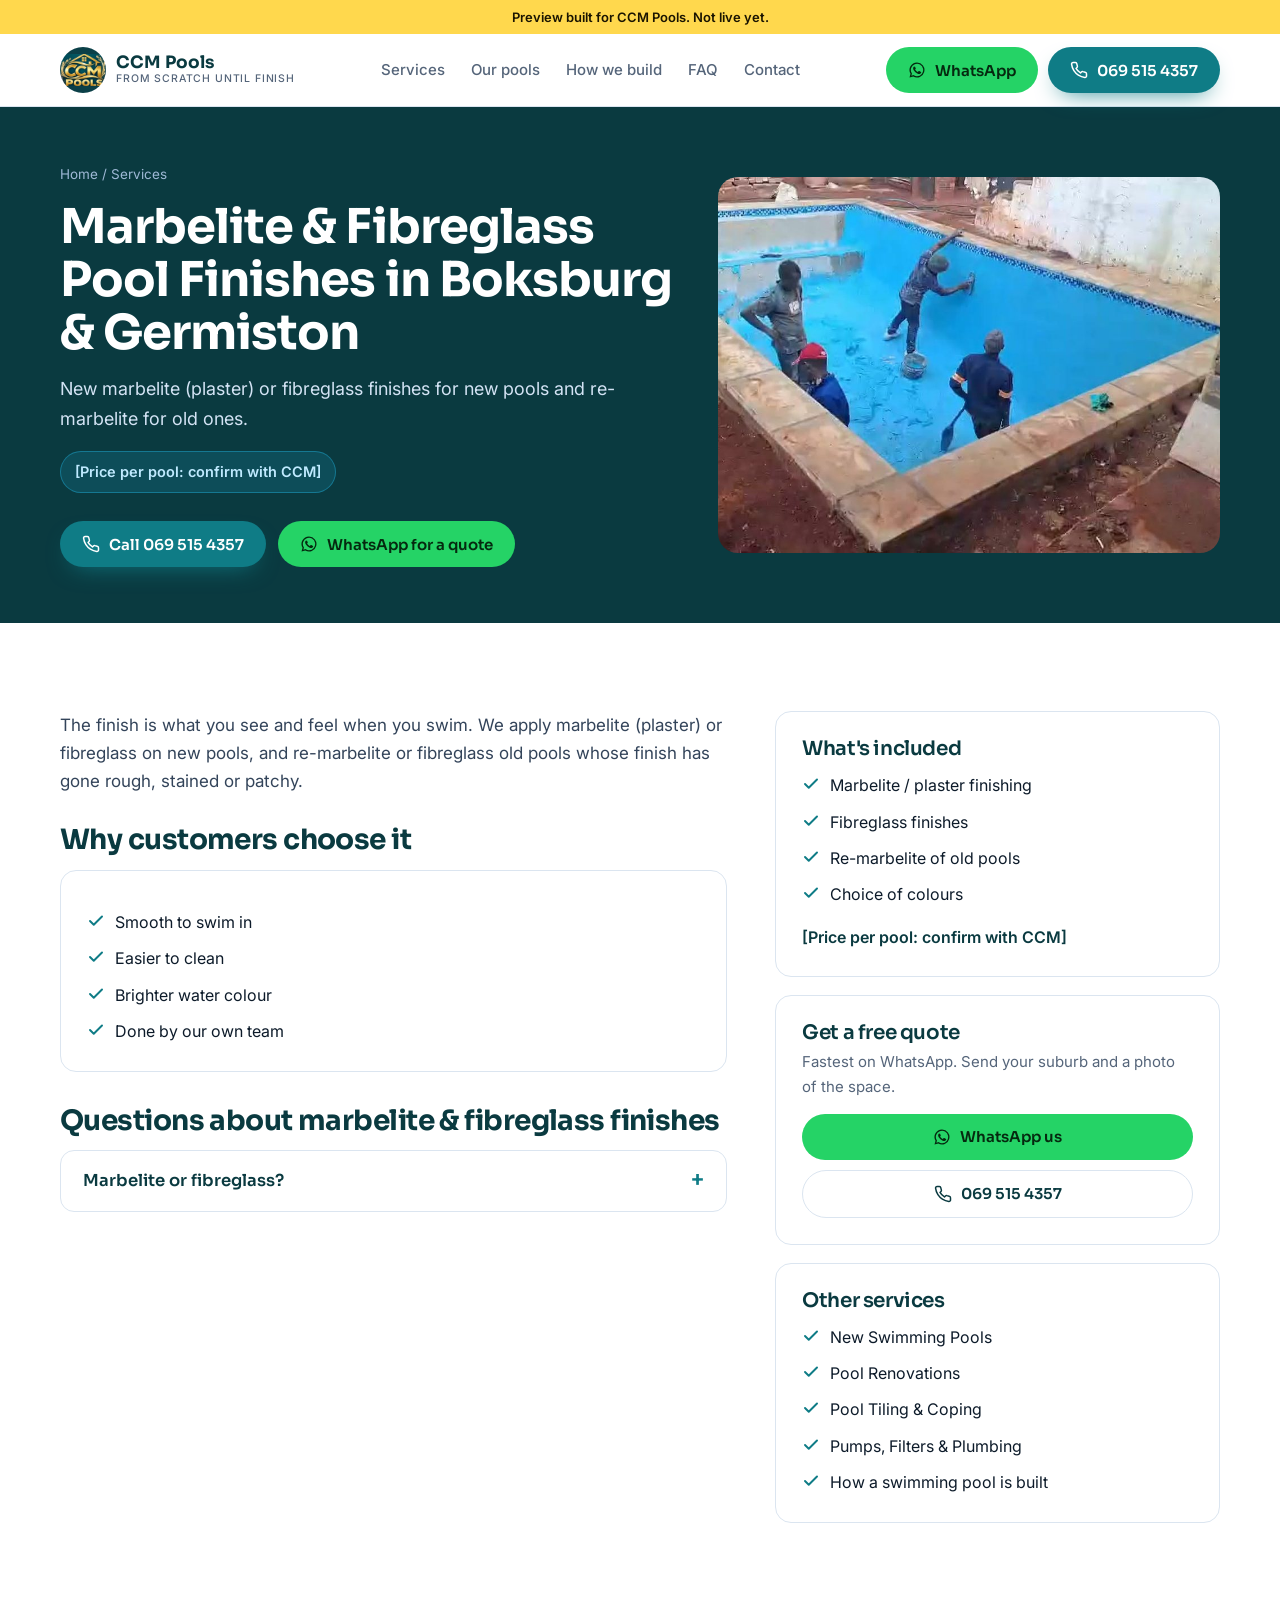
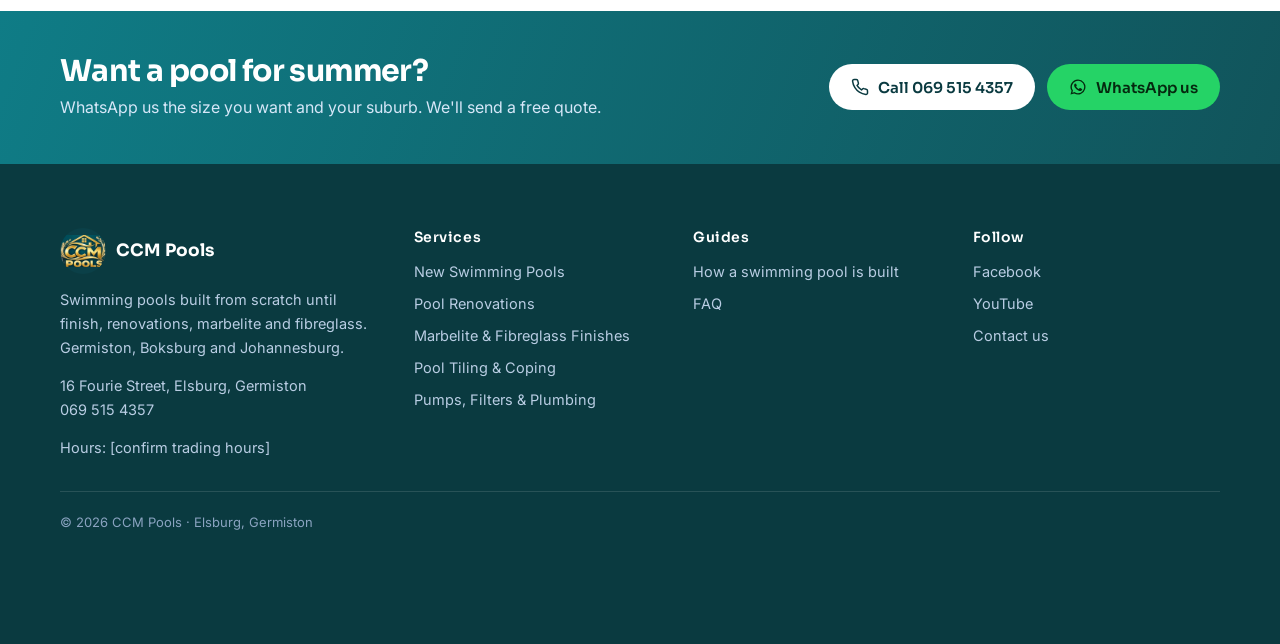
<file: services/marbelite-fibreglass-finishes/index.html>
<!doctype html>
<html lang="en-ZA">
<head>
<meta charset="utf-8">
<meta name="viewport" content="width=device-width, initial-scale=1">
<!-- PREVIEW: remove noindex + the preview bar when CCM approves and the real domain is live -->
<meta name="robots" content="noindex, nofollow">
<title>Marbelite &amp; Fibreglass Pool Finishes in Boksburg &amp; Germiston | CCM Pools</title>
<meta name="description" content="New marbelite (plaster) or fibreglass finishes for new pools and re-marbelite for old ones. Free quotes. Call or WhatsApp CCM Pools on 069 515 4357.">
<link rel="canonical" href="https://dannyschaffer.github.io/ccm-pools-preview/services/marbelite-fibreglass-finishes/">
<meta property="og:type" content="website"><meta property="og:title" content="Marbelite &amp; Fibreglass Pool Finishes in Boksburg &amp; Germiston | CCM Pools"><meta property="og:description" content="New marbelite (plaster) or fibreglass finishes for new pools and re-marbelite for old ones. Free quotes. Call or WhatsApp CCM Pools on 069 515 4357.">
<meta property="og:image" content="https://dannyschaffer.github.io/ccm-pools-preview/img/hero-pool-boksburg.jpg"><meta property="og:url" content="https://dannyschaffer.github.io/ccm-pools-preview/services/marbelite-fibreglass-finishes/">
<link rel="preconnect" href="https://fonts.googleapis.com"><link rel="preconnect" href="https://fonts.gstatic.com" crossorigin><link href="https://fonts.googleapis.com/css2?family=Sora:wght@500;600;700&family=Inter:wght@400;500;600&display=swap" rel="stylesheet">
<link rel="stylesheet" href="../../styles.css?v=1795304638">
<script type="application/ld+json">{"@context": "https://schema.org", "@type": "HomeAndConstructionBusiness", "@id": "https://dannyschaffer.github.io/ccm-pools-preview/#business", "name": "CCM Pools", "description": "Swimming pools built from scratch to completion, pool renovations, marbelite and fibreglass finishes, tiling, coping and pool plumbing in Germiston, Boksburg and Johannesburg.", "telephone": "+27695154357", "url": "https://dannyschaffer.github.io/ccm-pools-preview/", "image": "https://dannyschaffer.github.io/ccm-pools-preview/img/hero-pool-boksburg.jpg", "logo": "https://dannyschaffer.github.io/ccm-pools-preview/img/logo.jpg", "address": {"@type": "PostalAddress", "addressLocality": "Elsburg, Germiston", "addressRegion": "Gauteng", "addressCountry": "ZA"}, "areaServed": ["Germiston", "Boksburg", "Alberton", "Johannesburg", "East Rand"], "sameAs": ["https://www.facebook.com/61587847887021"]}</script><script type="application/ld+json">{"@context": "https://schema.org", "@type": "Service", "name": "Marbelite & Fibreglass Finishes", "serviceType": "Marbelite & Fibreglass Finishes", "description": "New marbelite (plaster) or fibreglass finishes for new pools and re-marbelite for old ones.", "provider": {"@id": "https://dannyschaffer.github.io/ccm-pools-preview/#business"}, "areaServed": ["Germiston", "Boksburg", "Johannesburg"]}</script><script type="application/ld+json">{"@context": "https://schema.org", "@type": "FAQPage", "mainEntity": [{"@type": "Question", "name": "Marbelite or fibreglass?", "acceptedAnswer": {"@type": "Answer", "text": "Marbelite is the classic plaster finish. Fibreglass is smoother and easier to clean. Tell us about your pool and we'll recommend one. [CCM to confirm.]"}}]}</script>
</head>
<body>
<div class="preview">Preview built for CCM Pools. Not live yet.</div>
<header><div class="wrap nav">
<a class="brand" href="../../"><img class="logo" src="../../img/logo.jpg" alt="CCM Pools logo"><span>CCM Pools<small>From scratch until finish</small></span></a>
<nav class="nav-links"><a href="../../#services">Services</a><a href="../../#work">Our pools</a><a href="../../how-a-swimming-pool-is-built/">How we build</a><a href="../../#faq">FAQ</a><a href="../../contact/">Contact</a></nav>
<div class="nav-cta"><a class="btn btn-wa" href="https://wa.me/27695154357?text=Hi%20CCM%20Pools%2C%20I%20would%20like%20a%20quote%20for%20a%20pool."><svg viewBox="0 0 24 24" fill="currentColor" aria-hidden="true"><path d="M12 2a10 10 0 0 0-8.6 15.1L2 22l5-1.3A10 10 0 1 0 12 2Zm0 18.2a8.2 8.2 0 0 1-4.2-1.2l-.3-.2-3 .8.8-2.9-.2-.3A8.2 8.2 0 1 1 12 20.2Zm4.5-6.1c-.2-.1-1.5-.7-1.7-.8s-.4-.1-.6.1-.7.8-.8 1-.3.2-.5.1a6.7 6.7 0 0 1-3.3-2.9c-.3-.4.3-.4.7-1.4a.5.5 0 0 0 0-.4l-.8-1.9c-.2-.5-.4-.4-.6-.4h-.5a1 1 0 0 0-.7.3 3 3 0 0 0-.9 2.2 5.2 5.2 0 0 0 1.1 2.7 11.8 11.8 0 0 0 4.5 4c1.7.7 2.3.8 3.2.6a2.7 2.7 0 0 0 1.8-1.2 2.2 2.2 0 0 0 .1-1.2c0-.1-.2-.2-.4-.3Z"/></svg><span>WhatsApp</span></a><a class="btn btn-blue" href="tel:+27695154357"><svg viewBox="0 0 24 24" fill="none" stroke="currentColor" stroke-width="2" stroke-linecap="round" stroke-linejoin="round" aria-hidden="true"><path d="M22 16.9v3a2 2 0 0 1-2.2 2 19.8 19.8 0 0 1-8.6-3.1 19.5 19.5 0 0 1-6-6A19.8 19.8 0 0 1 2.1 4.2 2 2 0 0 1 4.1 2h3a2 2 0 0 1 2 1.7c.1 1 .4 1.9.7 2.8a2 2 0 0 1-.5 2.1L8 9.9a16 16 0 0 0 6 6l1.3-1.3a2 2 0 0 1 2.1-.4c.9.3 1.8.6 2.8.7a2 2 0 0 1 1.8 2Z"/></svg><span>069 515 4357</span></a></div>
</div></header>

<section class="page-hero"><div class="wrap">
<div><div class="crumbs"><a href="../../">Home</a> / <a href="../../#services">Services</a></div>
<h1>Marbelite &amp; Fibreglass Pool Finishes in Boksburg &amp; Germiston</h1><p class="lead">New marbelite (plaster) or fibreglass finishes for new pools and re-marbelite for old ones.</p>
<span class="tag-price">[Price per pool: confirm with CCM]</span>
<div class="hero-ctas"><a class="btn btn-blue" href="tel:+27695154357"><svg viewBox="0 0 24 24" fill="none" stroke="currentColor" stroke-width="2" stroke-linecap="round" stroke-linejoin="round" aria-hidden="true"><path d="M22 16.9v3a2 2 0 0 1-2.2 2 19.8 19.8 0 0 1-8.6-3.1 19.5 19.5 0 0 1-6-6A19.8 19.8 0 0 1 2.1 4.2 2 2 0 0 1 4.1 2h3a2 2 0 0 1 2 1.7c.1 1 .4 1.9.7 2.8a2 2 0 0 1-.5 2.1L8 9.9a16 16 0 0 0 6 6l1.3-1.3a2 2 0 0 1 2.1-.4c.9.3 1.8.6 2.8.7a2 2 0 0 1 1.8 2Z"/></svg>Call 069 515 4357</a><a class="btn btn-wa" href="https://wa.me/27695154357?text=Hi%20CCM%20Pools%2C%20I%20would%20like%20a%20quote%20for%20marbelite%20%26%20fibreglass%20finishes."><svg viewBox="0 0 24 24" fill="currentColor" aria-hidden="true"><path d="M12 2a10 10 0 0 0-8.6 15.1L2 22l5-1.3A10 10 0 1 0 12 2Zm0 18.2a8.2 8.2 0 0 1-4.2-1.2l-.3-.2-3 .8.8-2.9-.2-.3A8.2 8.2 0 1 1 12 20.2Zm4.5-6.1c-.2-.1-1.5-.7-1.7-.8s-.4-.1-.6.1-.7.8-.8 1-.3.2-.5.1a6.7 6.7 0 0 1-3.3-2.9c-.3-.4.3-.4.7-1.4a.5.5 0 0 0 0-.4l-.8-1.9c-.2-.5-.4-.4-.6-.4h-.5a1 1 0 0 0-.7.3 3 3 0 0 0-.9 2.2 5.2 5.2 0 0 0 1.1 2.7 11.8 11.8 0 0 0 4.5 4c1.7.7 2.3.8 3.2.6a2.7 2.7 0 0 0 1.8-1.2 2.2 2.2 0 0 0 .1-1.2c0-.1-.2-.2-.4-.3Z"/></svg>WhatsApp for a quote</a></div></div>
<img src="../../img/marbelite-finish-crew.jpg" alt="CCM Pools team applying the finish inside a pool">
</div></section>
<section><div class="wrap two">
<div class="body"><p>The finish is what you see and feel when you swim. We apply marbelite (plaster) or fibreglass on new pools, and re-marbelite or fibreglass old pools whose finish has gone rough, stained or patchy.</p>

<h2 style="font-size:28px;margin:30px 0 14px">Why customers choose it</h2>
<div class="box"><ul><li><svg viewBox="0 0 24 24" fill="none" stroke="currentColor" stroke-width="2.6" stroke-linecap="round" stroke-linejoin="round" aria-hidden="true"><path d="M20 6 9 17l-5-5"/></svg><span>Smooth to swim in</span></li><li><svg viewBox="0 0 24 24" fill="none" stroke="currentColor" stroke-width="2.6" stroke-linecap="round" stroke-linejoin="round" aria-hidden="true"><path d="M20 6 9 17l-5-5"/></svg><span>Easier to clean</span></li><li><svg viewBox="0 0 24 24" fill="none" stroke="currentColor" stroke-width="2.6" stroke-linecap="round" stroke-linejoin="round" aria-hidden="true"><path d="M20 6 9 17l-5-5"/></svg><span>Brighter water colour</span></li><li><svg viewBox="0 0 24 24" fill="none" stroke="currentColor" stroke-width="2.6" stroke-linecap="round" stroke-linejoin="round" aria-hidden="true"><path d="M20 6 9 17l-5-5"/></svg><span>Done by our own team</span></li></ul></div>
<h2 style="font-size:28px;margin:34px 0 14px">Questions about marbelite &amp; fibreglass finishes</h2>
<div class="faq-list"><details><summary>Marbelite or fibreglass?</summary><p>Marbelite is the classic plaster finish. Fibreglass is smoother and easier to clean. Tell us about your pool and we&#x27;ll recommend one. [CCM to confirm.]</p></details></div>
</div>
<aside><div class="box"><h3>What's included</h3><ul><li><svg viewBox="0 0 24 24" fill="none" stroke="currentColor" stroke-width="2.6" stroke-linecap="round" stroke-linejoin="round" aria-hidden="true"><path d="M20 6 9 17l-5-5"/></svg><span>Marbelite / plaster finishing</span></li><li><svg viewBox="0 0 24 24" fill="none" stroke="currentColor" stroke-width="2.6" stroke-linecap="round" stroke-linejoin="round" aria-hidden="true"><path d="M20 6 9 17l-5-5"/></svg><span>Fibreglass finishes</span></li><li><svg viewBox="0 0 24 24" fill="none" stroke="currentColor" stroke-width="2.6" stroke-linecap="round" stroke-linejoin="round" aria-hidden="true"><path d="M20 6 9 17l-5-5"/></svg><span>Re-marbelite of old pools</span></li><li><svg viewBox="0 0 24 24" fill="none" stroke="currentColor" stroke-width="2.6" stroke-linecap="round" stroke-linejoin="round" aria-hidden="true"><path d="M20 6 9 17l-5-5"/></svg><span>Choice of colours</span></li></ul><p style="margin-top:16px;font-weight:600;color:var(--navy)">[Price per pool: confirm with CCM]</p></div>
<div class="box"><h3>Get a free quote</h3><p style="color:var(--muted);margin:6px 0 14px;font-size:15px">Fastest on WhatsApp. Send your suburb and a photo of the space.</p><a class="btn btn-wa" style="width:100%" href="https://wa.me/27695154357?text=Hi%20CCM%20Pools%2C%20I%20would%20like%20a%20quote%20for%20marbelite%20%26%20fibreglass%20finishes."><svg viewBox="0 0 24 24" fill="currentColor" aria-hidden="true"><path d="M12 2a10 10 0 0 0-8.6 15.1L2 22l5-1.3A10 10 0 1 0 12 2Zm0 18.2a8.2 8.2 0 0 1-4.2-1.2l-.3-.2-3 .8.8-2.9-.2-.3A8.2 8.2 0 1 1 12 20.2Zm4.5-6.1c-.2-.1-1.5-.7-1.7-.8s-.4-.1-.6.1-.7.8-.8 1-.3.2-.5.1a6.7 6.7 0 0 1-3.3-2.9c-.3-.4.3-.4.7-1.4a.5.5 0 0 0 0-.4l-.8-1.9c-.2-.5-.4-.4-.6-.4h-.5a1 1 0 0 0-.7.3 3 3 0 0 0-.9 2.2 5.2 5.2 0 0 0 1.1 2.7 11.8 11.8 0 0 0 4.5 4c1.7.7 2.3.8 3.2.6a2.7 2.7 0 0 0 1.8-1.2 2.2 2.2 0 0 0 .1-1.2c0-.1-.2-.2-.4-.3Z"/></svg>WhatsApp us</a><a class="btn btn-outline" style="width:100%;margin-top:10px" href="tel:+27695154357"><svg viewBox="0 0 24 24" fill="none" stroke="currentColor" stroke-width="2" stroke-linecap="round" stroke-linejoin="round" aria-hidden="true"><path d="M22 16.9v3a2 2 0 0 1-2.2 2 19.8 19.8 0 0 1-8.6-3.1 19.5 19.5 0 0 1-6-6A19.8 19.8 0 0 1 2.1 4.2 2 2 0 0 1 4.1 2h3a2 2 0 0 1 2 1.7c.1 1 .4 1.9.7 2.8a2 2 0 0 1-.5 2.1L8 9.9a16 16 0 0 0 6 6l1.3-1.3a2 2 0 0 1 2.1-.4c.9.3 1.8.6 2.8.7a2 2 0 0 1 1.8 2Z"/></svg>069 515 4357</a></div>
<div class="box"><h3>Other services</h3><ul><li><svg viewBox="0 0 24 24" fill="none" stroke="currentColor" stroke-width="2.6" stroke-linecap="round" stroke-linejoin="round" aria-hidden="true"><path d="M20 6 9 17l-5-5"/></svg><a href="../new-swimming-pools/">New Swimming Pools</a></li><li><svg viewBox="0 0 24 24" fill="none" stroke="currentColor" stroke-width="2.6" stroke-linecap="round" stroke-linejoin="round" aria-hidden="true"><path d="M20 6 9 17l-5-5"/></svg><a href="../pool-renovations/">Pool Renovations</a></li><li><svg viewBox="0 0 24 24" fill="none" stroke="currentColor" stroke-width="2.6" stroke-linecap="round" stroke-linejoin="round" aria-hidden="true"><path d="M20 6 9 17l-5-5"/></svg><a href="../pool-tiling-coping/">Pool Tiling &amp; Coping</a></li><li><svg viewBox="0 0 24 24" fill="none" stroke="currentColor" stroke-width="2.6" stroke-linecap="round" stroke-linejoin="round" aria-hidden="true"><path d="M20 6 9 17l-5-5"/></svg><a href="../pool-pumps-filters-plumbing/">Pumps, Filters &amp; Plumbing</a></li><li><svg viewBox="0 0 24 24" fill="none" stroke="currentColor" stroke-width="2.6" stroke-linecap="round" stroke-linejoin="round" aria-hidden="true"><path d="M20 6 9 17l-5-5"/></svg><a href="../../how-a-swimming-pool-is-built/">How a swimming pool is built</a></li></ul></div></aside>
</div></section>
<div class="band"><div class="wrap"><div><h2>Want a pool for summer?</h2><p>WhatsApp us the size you want and your suburb. We&#x27;ll send a free quote.</p></div>
<div class="ctas"><a class="btn btn-white" href="tel:+27695154357"><svg viewBox="0 0 24 24" fill="none" stroke="currentColor" stroke-width="2" stroke-linecap="round" stroke-linejoin="round" aria-hidden="true"><path d="M22 16.9v3a2 2 0 0 1-2.2 2 19.8 19.8 0 0 1-8.6-3.1 19.5 19.5 0 0 1-6-6A19.8 19.8 0 0 1 2.1 4.2 2 2 0 0 1 4.1 2h3a2 2 0 0 1 2 1.7c.1 1 .4 1.9.7 2.8a2 2 0 0 1-.5 2.1L8 9.9a16 16 0 0 0 6 6l1.3-1.3a2 2 0 0 1 2.1-.4c.9.3 1.8.6 2.8.7a2 2 0 0 1 1.8 2Z"/></svg>Call 069 515 4357</a><a class="btn btn-wa" href="https://wa.me/27695154357?text=Hi%20CCM%20Pools%2C%20I%20would%20like%20a%20quote%20for%20a%20pool."><svg viewBox="0 0 24 24" fill="currentColor" aria-hidden="true"><path d="M12 2a10 10 0 0 0-8.6 15.1L2 22l5-1.3A10 10 0 1 0 12 2Zm0 18.2a8.2 8.2 0 0 1-4.2-1.2l-.3-.2-3 .8.8-2.9-.2-.3A8.2 8.2 0 1 1 12 20.2Zm4.5-6.1c-.2-.1-1.5-.7-1.7-.8s-.4-.1-.6.1-.7.8-.8 1-.3.2-.5.1a6.7 6.7 0 0 1-3.3-2.9c-.3-.4.3-.4.7-1.4a.5.5 0 0 0 0-.4l-.8-1.9c-.2-.5-.4-.4-.6-.4h-.5a1 1 0 0 0-.7.3 3 3 0 0 0-.9 2.2 5.2 5.2 0 0 0 1.1 2.7 11.8 11.8 0 0 0 4.5 4c1.7.7 2.3.8 3.2.6a2.7 2.7 0 0 0 1.8-1.2 2.2 2.2 0 0 0 .1-1.2c0-.1-.2-.2-.4-.3Z"/></svg>WhatsApp us</a></div></div></div>
<footer><div class="wrap">
<div><a class="brand" href="../../"><img class="logo" src="../../img/logo.jpg" alt="CCM Pools logo"><span>CCM Pools</span></a>
<p style="margin-top:12px">Swimming pools built from scratch until finish, renovations, marbelite and fibreglass. Germiston, Boksburg and Johannesburg.</p>
<p style="margin-top:14px">16 Fourie Street, Elsburg, Germiston<br><a href="tel:+27695154357">069 515 4357</a></p>
<p style="margin-top:14px">Hours: [confirm trading hours]</p></div>
<div><h4>Services</h4><ul><li><a href="../../services/new-swimming-pools/">New Swimming Pools</a></li><li><a href="../../services/pool-renovations/">Pool Renovations</a></li><li><a href="../../services/marbelite-fibreglass-finishes/">Marbelite &amp; Fibreglass Finishes</a></li><li><a href="../../services/pool-tiling-coping/">Pool Tiling &amp; Coping</a></li><li><a href="../../services/pool-pumps-filters-plumbing/">Pumps, Filters &amp; Plumbing</a></li></ul></div>
<div><h4>Guides</h4><ul><li><a href="../../how-a-swimming-pool-is-built/">How a swimming pool is built</a></li><li><a href="../../#faq">FAQ</a></li></ul></div>
<div><h4>Follow</h4><ul><li><a href="https://www.facebook.com/61587847887021">Facebook</a></li><li><a href="https://www.youtube.com/@CCMPOOLS">YouTube</a></li><li><a href="../../contact/">Contact us</a></li></ul></div>
<div class="legal">© 2026 CCM Pools · Elsburg, Germiston</div>
</div></footer>
<div class="mbar"><a class="btn btn-blue" href="tel:+27695154357"><svg viewBox="0 0 24 24" fill="none" stroke="currentColor" stroke-width="2" stroke-linecap="round" stroke-linejoin="round" aria-hidden="true"><path d="M22 16.9v3a2 2 0 0 1-2.2 2 19.8 19.8 0 0 1-8.6-3.1 19.5 19.5 0 0 1-6-6A19.8 19.8 0 0 1 2.1 4.2 2 2 0 0 1 4.1 2h3a2 2 0 0 1 2 1.7c.1 1 .4 1.9.7 2.8a2 2 0 0 1-.5 2.1L8 9.9a16 16 0 0 0 6 6l1.3-1.3a2 2 0 0 1 2.1-.4c.9.3 1.8.6 2.8.7a2 2 0 0 1 1.8 2Z"/></svg>Call now</a><a class="btn btn-wa" href="https://wa.me/27695154357?text=Hi%20CCM%20Pools%2C%20I%20would%20like%20a%20quote%20for%20a%20pool."><svg viewBox="0 0 24 24" fill="currentColor" aria-hidden="true"><path d="M12 2a10 10 0 0 0-8.6 15.1L2 22l5-1.3A10 10 0 1 0 12 2Zm0 18.2a8.2 8.2 0 0 1-4.2-1.2l-.3-.2-3 .8.8-2.9-.2-.3A8.2 8.2 0 1 1 12 20.2Zm4.5-6.1c-.2-.1-1.5-.7-1.7-.8s-.4-.1-.6.1-.7.8-.8 1-.3.2-.5.1a6.7 6.7 0 0 1-3.3-2.9c-.3-.4.3-.4.7-1.4a.5.5 0 0 0 0-.4l-.8-1.9c-.2-.5-.4-.4-.6-.4h-.5a1 1 0 0 0-.7.3 3 3 0 0 0-.9 2.2 5.2 5.2 0 0 0 1.1 2.7 11.8 11.8 0 0 0 4.5 4c1.7.7 2.3.8 3.2.6a2.7 2.7 0 0 0 1.8-1.2 2.2 2.2 0 0 0 .1-1.2c0-.1-.2-.2-.4-.3Z"/></svg>WhatsApp</a></div>
<script>
document.querySelectorAll('form[data-wa]').forEach(f=>f.addEventListener('submit',ev=>{ev.preventDefault();const d=new FormData(f);
const msg=`Hi CCM Pools, I'd like a quote.%0AName: ${d.get('name')||''}%0APhone: ${d.get('phone')||''}%0ASuburb: ${d.get('suburb')||''}%0ANeed: ${d.get('need')||''}`;
window.open('https://wa.me/27695154357?text='+msg.replace(/ /g,'%20'),'_blank');}));
</script>
</body></html>
</file>
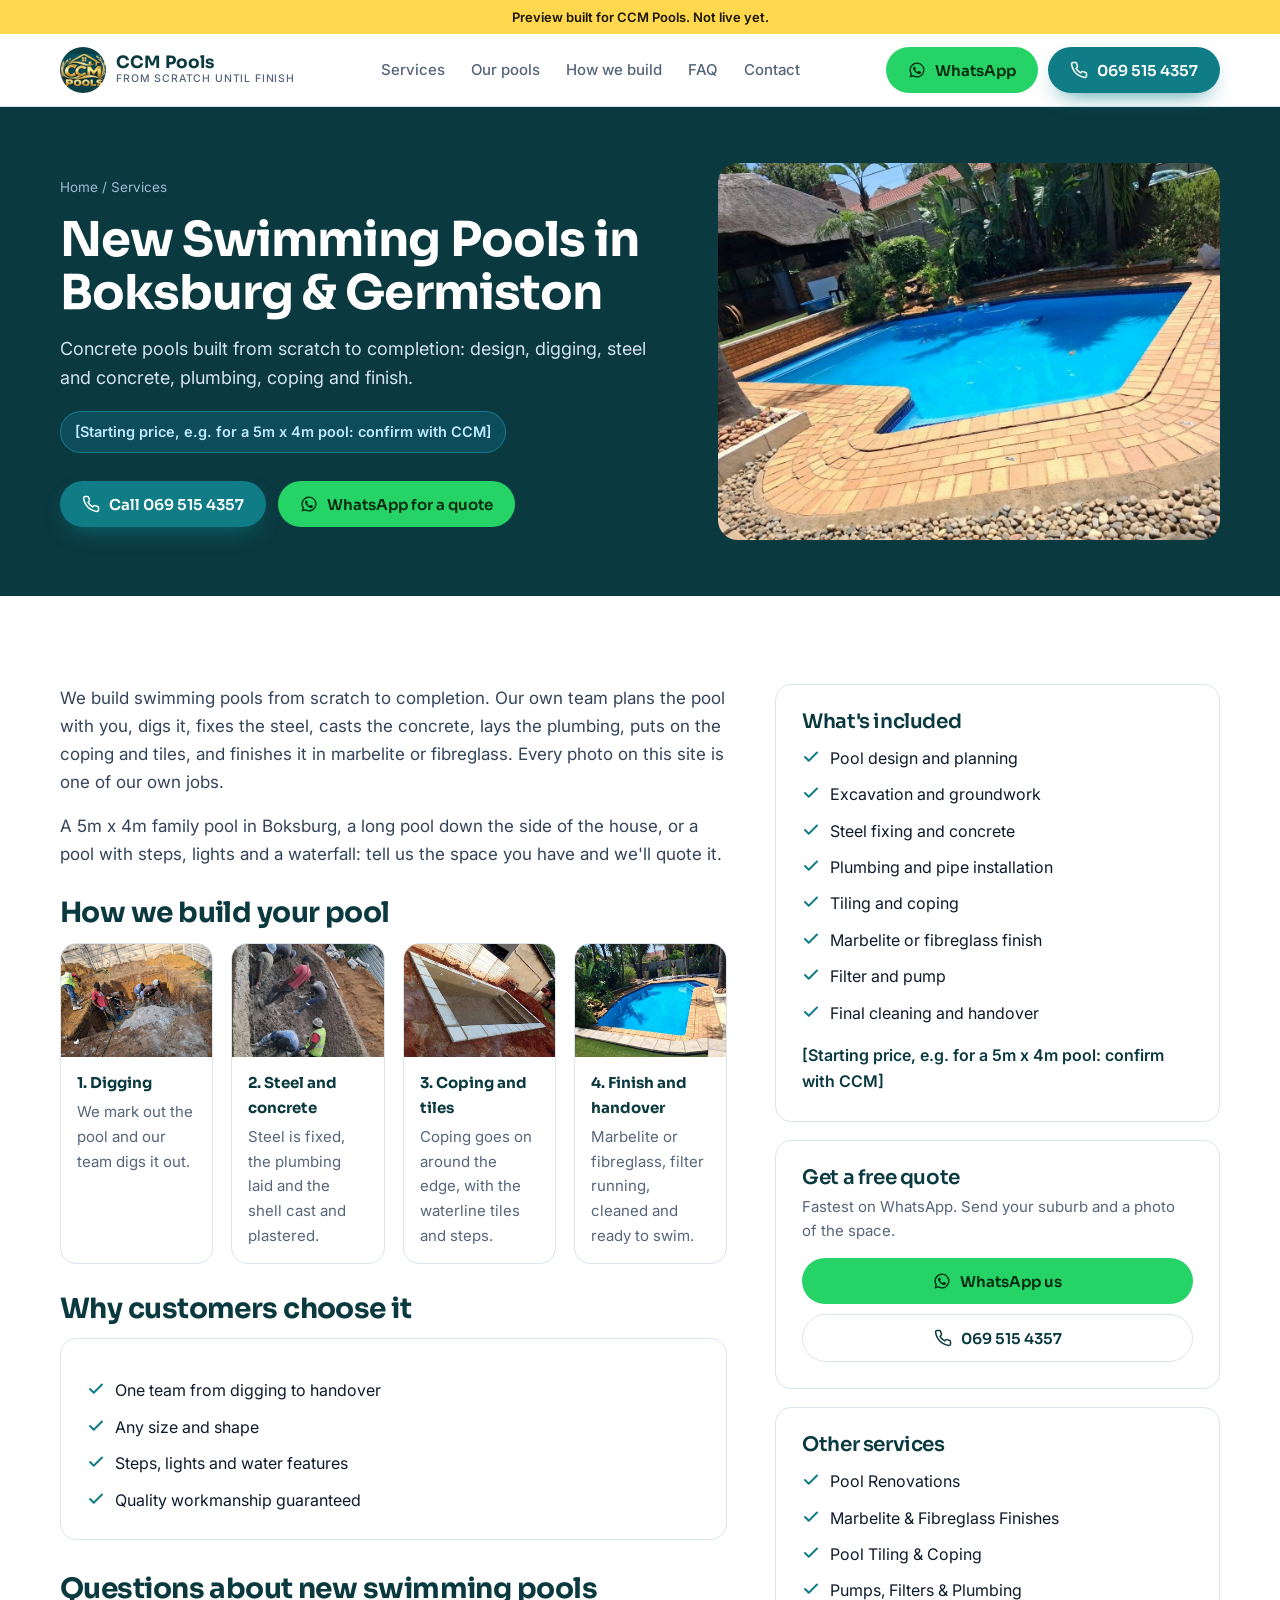
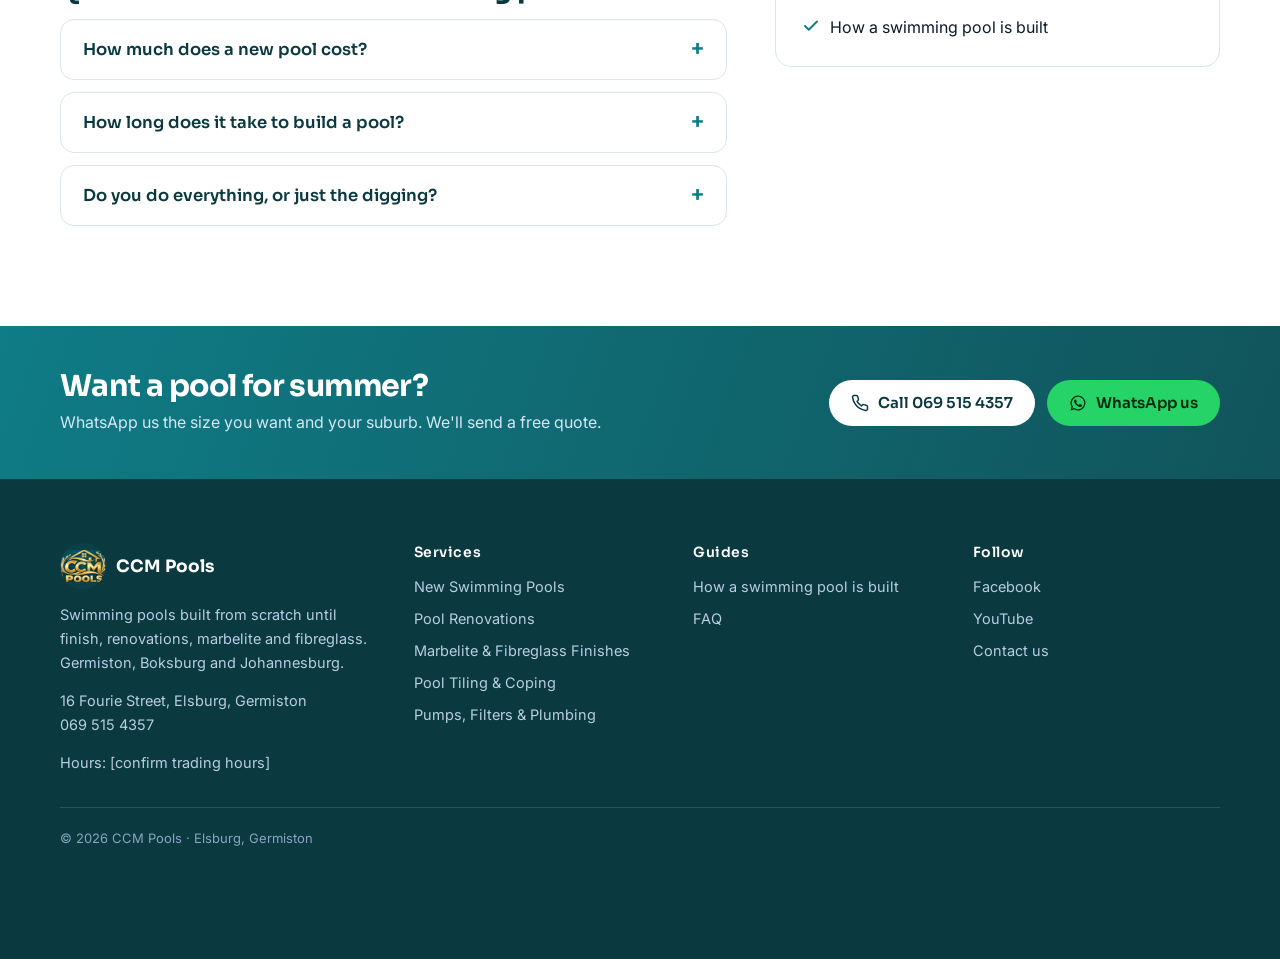
<file: services/new-swimming-pools/index.html>
<!doctype html>
<html lang="en-ZA">
<head>
<meta charset="utf-8">
<meta name="viewport" content="width=device-width, initial-scale=1">
<!-- PREVIEW: remove noindex + the preview bar when CCM approves and the real domain is live -->
<meta name="robots" content="noindex, nofollow">
<title>New Swimming Pools in Boksburg &amp; Germiston | CCM Pools</title>
<meta name="description" content="Concrete pools built from scratch to completion: design, digging, steel and concrete, plumbing, coping and finish. Free quotes. Call or WhatsApp CCM Pools on 069 515 4357.">
<link rel="canonical" href="https://dannyschaffer.github.io/ccm-pools-preview/services/new-swimming-pools/">
<meta property="og:type" content="website"><meta property="og:title" content="New Swimming Pools in Boksburg &amp; Germiston | CCM Pools"><meta property="og:description" content="Concrete pools built from scratch to completion: design, digging, steel and concrete, plumbing, coping and finish. Free quotes. Call or WhatsApp CCM Pools on 069 515 4357.">
<meta property="og:image" content="https://dannyschaffer.github.io/ccm-pools-preview/img/hero-pool-boksburg.jpg"><meta property="og:url" content="https://dannyschaffer.github.io/ccm-pools-preview/services/new-swimming-pools/">
<link rel="preconnect" href="https://fonts.googleapis.com"><link rel="preconnect" href="https://fonts.gstatic.com" crossorigin><link href="https://fonts.googleapis.com/css2?family=Sora:wght@500;600;700&family=Inter:wght@400;500;600&display=swap" rel="stylesheet">
<link rel="stylesheet" href="../../styles.css?v=1795304638">
<script type="application/ld+json">{"@context": "https://schema.org", "@type": "HomeAndConstructionBusiness", "@id": "https://dannyschaffer.github.io/ccm-pools-preview/#business", "name": "CCM Pools", "description": "Swimming pools built from scratch to completion, pool renovations, marbelite and fibreglass finishes, tiling, coping and pool plumbing in Germiston, Boksburg and Johannesburg.", "telephone": "+27695154357", "url": "https://dannyschaffer.github.io/ccm-pools-preview/", "image": "https://dannyschaffer.github.io/ccm-pools-preview/img/hero-pool-boksburg.jpg", "logo": "https://dannyschaffer.github.io/ccm-pools-preview/img/logo.jpg", "address": {"@type": "PostalAddress", "addressLocality": "Elsburg, Germiston", "addressRegion": "Gauteng", "addressCountry": "ZA"}, "areaServed": ["Germiston", "Boksburg", "Alberton", "Johannesburg", "East Rand"], "sameAs": ["https://www.facebook.com/61587847887021"]}</script><script type="application/ld+json">{"@context": "https://schema.org", "@type": "Service", "name": "New Swimming Pools", "serviceType": "New Swimming Pools", "description": "Concrete pools built from scratch to completion: design, digging, steel and concrete, plumbing, coping and finish.", "provider": {"@id": "https://dannyschaffer.github.io/ccm-pools-preview/#business"}, "areaServed": ["Germiston", "Boksburg", "Johannesburg"]}</script><script type="application/ld+json">{"@context": "https://schema.org", "@type": "FAQPage", "mainEntity": [{"@type": "Question", "name": "How much does a new pool cost?", "acceptedAnswer": {"@type": "Answer", "text": "It depends on the size, the shape, the ground and the finish. [CCM to confirm a starting price, e.g. for a 5m x 4m pool.] WhatsApp us the size you want and your suburb for a free quote."}}, {"@type": "Question", "name": "How long does it take to build a pool?", "acceptedAnswer": {"@type": "Answer", "text": "[CCM to confirm typical build time.] We give you a timeline with the quote."}}, {"@type": "Question", "name": "Do you do everything, or just the digging?", "acceptedAnswer": {"@type": "Answer", "text": "Everything, from scratch until finish: design, digging, steel, concrete, plumbing, coping, tiles, the finish, the filter and the final clean."}}]}</script>
</head>
<body>
<div class="preview">Preview built for CCM Pools. Not live yet.</div>
<header><div class="wrap nav">
<a class="brand" href="../../"><img class="logo" src="../../img/logo.jpg" alt="CCM Pools logo"><span>CCM Pools<small>From scratch until finish</small></span></a>
<nav class="nav-links"><a href="../../#services">Services</a><a href="../../#work">Our pools</a><a href="../../how-a-swimming-pool-is-built/">How we build</a><a href="../../#faq">FAQ</a><a href="../../contact/">Contact</a></nav>
<div class="nav-cta"><a class="btn btn-wa" href="https://wa.me/27695154357?text=Hi%20CCM%20Pools%2C%20I%20would%20like%20a%20quote%20for%20a%20pool."><svg viewBox="0 0 24 24" fill="currentColor" aria-hidden="true"><path d="M12 2a10 10 0 0 0-8.6 15.1L2 22l5-1.3A10 10 0 1 0 12 2Zm0 18.2a8.2 8.2 0 0 1-4.2-1.2l-.3-.2-3 .8.8-2.9-.2-.3A8.2 8.2 0 1 1 12 20.2Zm4.5-6.1c-.2-.1-1.5-.7-1.7-.8s-.4-.1-.6.1-.7.8-.8 1-.3.2-.5.1a6.7 6.7 0 0 1-3.3-2.9c-.3-.4.3-.4.7-1.4a.5.5 0 0 0 0-.4l-.8-1.9c-.2-.5-.4-.4-.6-.4h-.5a1 1 0 0 0-.7.3 3 3 0 0 0-.9 2.2 5.2 5.2 0 0 0 1.1 2.7 11.8 11.8 0 0 0 4.5 4c1.7.7 2.3.8 3.2.6a2.7 2.7 0 0 0 1.8-1.2 2.2 2.2 0 0 0 .1-1.2c0-.1-.2-.2-.4-.3Z"/></svg><span>WhatsApp</span></a><a class="btn btn-blue" href="tel:+27695154357"><svg viewBox="0 0 24 24" fill="none" stroke="currentColor" stroke-width="2" stroke-linecap="round" stroke-linejoin="round" aria-hidden="true"><path d="M22 16.9v3a2 2 0 0 1-2.2 2 19.8 19.8 0 0 1-8.6-3.1 19.5 19.5 0 0 1-6-6A19.8 19.8 0 0 1 2.1 4.2 2 2 0 0 1 4.1 2h3a2 2 0 0 1 2 1.7c.1 1 .4 1.9.7 2.8a2 2 0 0 1-.5 2.1L8 9.9a16 16 0 0 0 6 6l1.3-1.3a2 2 0 0 1 2.1-.4c.9.3 1.8.6 2.8.7a2 2 0 0 1 1.8 2Z"/></svg><span>069 515 4357</span></a></div>
</div></header>

<section class="page-hero"><div class="wrap">
<div><div class="crumbs"><a href="../../">Home</a> / <a href="../../#services">Services</a></div>
<h1>New Swimming Pools in Boksburg &amp; Germiston</h1><p class="lead">Concrete pools built from scratch to completion: design, digging, steel and concrete, plumbing, coping and finish.</p>
<span class="tag-price">[Starting price, e.g. for a 5m x 4m pool: confirm with CCM]</span>
<div class="hero-ctas"><a class="btn btn-blue" href="tel:+27695154357"><svg viewBox="0 0 24 24" fill="none" stroke="currentColor" stroke-width="2" stroke-linecap="round" stroke-linejoin="round" aria-hidden="true"><path d="M22 16.9v3a2 2 0 0 1-2.2 2 19.8 19.8 0 0 1-8.6-3.1 19.5 19.5 0 0 1-6-6A19.8 19.8 0 0 1 2.1 4.2 2 2 0 0 1 4.1 2h3a2 2 0 0 1 2 1.7c.1 1 .4 1.9.7 2.8a2 2 0 0 1-.5 2.1L8 9.9a16 16 0 0 0 6 6l1.3-1.3a2 2 0 0 1 2.1-.4c.9.3 1.8.6 2.8.7a2 2 0 0 1 1.8 2Z"/></svg>Call 069 515 4357</a><a class="btn btn-wa" href="https://wa.me/27695154357?text=Hi%20CCM%20Pools%2C%20I%20would%20like%20a%20quote%20for%20new%20swimming%20pools."><svg viewBox="0 0 24 24" fill="currentColor" aria-hidden="true"><path d="M12 2a10 10 0 0 0-8.6 15.1L2 22l5-1.3A10 10 0 1 0 12 2Zm0 18.2a8.2 8.2 0 0 1-4.2-1.2l-.3-.2-3 .8.8-2.9-.2-.3A8.2 8.2 0 1 1 12 20.2Zm4.5-6.1c-.2-.1-1.5-.7-1.7-.8s-.4-.1-.6.1-.7.8-.8 1-.3.2-.5.1a6.7 6.7 0 0 1-3.3-2.9c-.3-.4.3-.4.7-1.4a.5.5 0 0 0 0-.4l-.8-1.9c-.2-.5-.4-.4-.6-.4h-.5a1 1 0 0 0-.7.3 3 3 0 0 0-.9 2.2 5.2 5.2 0 0 0 1.1 2.7 11.8 11.8 0 0 0 4.5 4c1.7.7 2.3.8 3.2.6a2.7 2.7 0 0 0 1.8-1.2 2.2 2.2 0 0 0 .1-1.2c0-.1-.2-.2-.4-.3Z"/></svg>WhatsApp for a quote</a></div></div>
<img src="../../img/new-pool-paving.jpg" alt="New swimming pool with brick paving built by CCM Pools">
</div></section>
<section><div class="wrap two">
<div class="body"><p>We build swimming pools from scratch to completion. Our own team plans the pool with you, digs it, fixes the steel, casts the concrete, lays the plumbing, puts on the coping and tiles, and finishes it in marbelite or fibreglass. Every photo on this site is one of our own jobs.</p><p>A 5m x 4m family pool in Boksburg, a long pool down the side of the house, or a pool with steps, lights and a waterfall: tell us the space you have and we&#x27;ll quote it.</p>
<h2 style="font-size:28px;margin:30px 0 14px">How we build your pool</h2><div class="stages"><figure><img src="../../img/stage-excavation.jpg" alt="1. Digging: CCM Pools build" loading="lazy"><figcaption><b>1. Digging</b>We mark out the pool and our team digs it out.</figcaption></figure><figure><img src="../../img/stage-shell.jpg" alt="2. Steel and concrete: CCM Pools build" loading="lazy"><figcaption><b>2. Steel and concrete</b>Steel is fixed, the plumbing laid and the shell cast and plastered.</figcaption></figure><figure><img src="../../img/stage-coping.jpg" alt="3. Coping and tiles: CCM Pools build" loading="lazy"><figcaption><b>3. Coping and tiles</b>Coping goes on around the edge, with the waterline tiles and steps.</figcaption></figure><figure><img src="../../img/stage-finished.jpg" alt="4. Finish and handover: CCM Pools build" loading="lazy"><figcaption><b>4. Finish and handover</b>Marbelite or fibreglass, filter running, cleaned and ready to swim.</figcaption></figure></div>
<h2 style="font-size:28px;margin:30px 0 14px">Why customers choose it</h2>
<div class="box"><ul><li><svg viewBox="0 0 24 24" fill="none" stroke="currentColor" stroke-width="2.6" stroke-linecap="round" stroke-linejoin="round" aria-hidden="true"><path d="M20 6 9 17l-5-5"/></svg><span>One team from digging to handover</span></li><li><svg viewBox="0 0 24 24" fill="none" stroke="currentColor" stroke-width="2.6" stroke-linecap="round" stroke-linejoin="round" aria-hidden="true"><path d="M20 6 9 17l-5-5"/></svg><span>Any size and shape</span></li><li><svg viewBox="0 0 24 24" fill="none" stroke="currentColor" stroke-width="2.6" stroke-linecap="round" stroke-linejoin="round" aria-hidden="true"><path d="M20 6 9 17l-5-5"/></svg><span>Steps, lights and water features</span></li><li><svg viewBox="0 0 24 24" fill="none" stroke="currentColor" stroke-width="2.6" stroke-linecap="round" stroke-linejoin="round" aria-hidden="true"><path d="M20 6 9 17l-5-5"/></svg><span>Quality workmanship guaranteed</span></li></ul></div>
<h2 style="font-size:28px;margin:34px 0 14px">Questions about new swimming pools</h2>
<div class="faq-list"><details><summary>How much does a new pool cost?</summary><p>It depends on the size, the shape, the ground and the finish. [CCM to confirm a starting price, e.g. for a 5m x 4m pool.] WhatsApp us the size you want and your suburb for a free quote.</p></details><details><summary>How long does it take to build a pool?</summary><p>[CCM to confirm typical build time.] We give you a timeline with the quote.</p></details><details><summary>Do you do everything, or just the digging?</summary><p>Everything, from scratch until finish: design, digging, steel, concrete, plumbing, coping, tiles, the finish, the filter and the final clean.</p></details></div>
</div>
<aside><div class="box"><h3>What's included</h3><ul><li><svg viewBox="0 0 24 24" fill="none" stroke="currentColor" stroke-width="2.6" stroke-linecap="round" stroke-linejoin="round" aria-hidden="true"><path d="M20 6 9 17l-5-5"/></svg><span>Pool design and planning</span></li><li><svg viewBox="0 0 24 24" fill="none" stroke="currentColor" stroke-width="2.6" stroke-linecap="round" stroke-linejoin="round" aria-hidden="true"><path d="M20 6 9 17l-5-5"/></svg><span>Excavation and groundwork</span></li><li><svg viewBox="0 0 24 24" fill="none" stroke="currentColor" stroke-width="2.6" stroke-linecap="round" stroke-linejoin="round" aria-hidden="true"><path d="M20 6 9 17l-5-5"/></svg><span>Steel fixing and concrete</span></li><li><svg viewBox="0 0 24 24" fill="none" stroke="currentColor" stroke-width="2.6" stroke-linecap="round" stroke-linejoin="round" aria-hidden="true"><path d="M20 6 9 17l-5-5"/></svg><span>Plumbing and pipe installation</span></li><li><svg viewBox="0 0 24 24" fill="none" stroke="currentColor" stroke-width="2.6" stroke-linecap="round" stroke-linejoin="round" aria-hidden="true"><path d="M20 6 9 17l-5-5"/></svg><span>Tiling and coping</span></li><li><svg viewBox="0 0 24 24" fill="none" stroke="currentColor" stroke-width="2.6" stroke-linecap="round" stroke-linejoin="round" aria-hidden="true"><path d="M20 6 9 17l-5-5"/></svg><span>Marbelite or fibreglass finish</span></li><li><svg viewBox="0 0 24 24" fill="none" stroke="currentColor" stroke-width="2.6" stroke-linecap="round" stroke-linejoin="round" aria-hidden="true"><path d="M20 6 9 17l-5-5"/></svg><span>Filter and pump</span></li><li><svg viewBox="0 0 24 24" fill="none" stroke="currentColor" stroke-width="2.6" stroke-linecap="round" stroke-linejoin="round" aria-hidden="true"><path d="M20 6 9 17l-5-5"/></svg><span>Final cleaning and handover</span></li></ul><p style="margin-top:16px;font-weight:600;color:var(--navy)">[Starting price, e.g. for a 5m x 4m pool: confirm with CCM]</p></div>
<div class="box"><h3>Get a free quote</h3><p style="color:var(--muted);margin:6px 0 14px;font-size:15px">Fastest on WhatsApp. Send your suburb and a photo of the space.</p><a class="btn btn-wa" style="width:100%" href="https://wa.me/27695154357?text=Hi%20CCM%20Pools%2C%20I%20would%20like%20a%20quote%20for%20new%20swimming%20pools."><svg viewBox="0 0 24 24" fill="currentColor" aria-hidden="true"><path d="M12 2a10 10 0 0 0-8.6 15.1L2 22l5-1.3A10 10 0 1 0 12 2Zm0 18.2a8.2 8.2 0 0 1-4.2-1.2l-.3-.2-3 .8.8-2.9-.2-.3A8.2 8.2 0 1 1 12 20.2Zm4.5-6.1c-.2-.1-1.5-.7-1.7-.8s-.4-.1-.6.1-.7.8-.8 1-.3.2-.5.1a6.7 6.7 0 0 1-3.3-2.9c-.3-.4.3-.4.7-1.4a.5.5 0 0 0 0-.4l-.8-1.9c-.2-.5-.4-.4-.6-.4h-.5a1 1 0 0 0-.7.3 3 3 0 0 0-.9 2.2 5.2 5.2 0 0 0 1.1 2.7 11.8 11.8 0 0 0 4.5 4c1.7.7 2.3.8 3.2.6a2.7 2.7 0 0 0 1.8-1.2 2.2 2.2 0 0 0 .1-1.2c0-.1-.2-.2-.4-.3Z"/></svg>WhatsApp us</a><a class="btn btn-outline" style="width:100%;margin-top:10px" href="tel:+27695154357"><svg viewBox="0 0 24 24" fill="none" stroke="currentColor" stroke-width="2" stroke-linecap="round" stroke-linejoin="round" aria-hidden="true"><path d="M22 16.9v3a2 2 0 0 1-2.2 2 19.8 19.8 0 0 1-8.6-3.1 19.5 19.5 0 0 1-6-6A19.8 19.8 0 0 1 2.1 4.2 2 2 0 0 1 4.1 2h3a2 2 0 0 1 2 1.7c.1 1 .4 1.9.7 2.8a2 2 0 0 1-.5 2.1L8 9.9a16 16 0 0 0 6 6l1.3-1.3a2 2 0 0 1 2.1-.4c.9.3 1.8.6 2.8.7a2 2 0 0 1 1.8 2Z"/></svg>069 515 4357</a></div>
<div class="box"><h3>Other services</h3><ul><li><svg viewBox="0 0 24 24" fill="none" stroke="currentColor" stroke-width="2.6" stroke-linecap="round" stroke-linejoin="round" aria-hidden="true"><path d="M20 6 9 17l-5-5"/></svg><a href="../pool-renovations/">Pool Renovations</a></li><li><svg viewBox="0 0 24 24" fill="none" stroke="currentColor" stroke-width="2.6" stroke-linecap="round" stroke-linejoin="round" aria-hidden="true"><path d="M20 6 9 17l-5-5"/></svg><a href="../marbelite-fibreglass-finishes/">Marbelite &amp; Fibreglass Finishes</a></li><li><svg viewBox="0 0 24 24" fill="none" stroke="currentColor" stroke-width="2.6" stroke-linecap="round" stroke-linejoin="round" aria-hidden="true"><path d="M20 6 9 17l-5-5"/></svg><a href="../pool-tiling-coping/">Pool Tiling &amp; Coping</a></li><li><svg viewBox="0 0 24 24" fill="none" stroke="currentColor" stroke-width="2.6" stroke-linecap="round" stroke-linejoin="round" aria-hidden="true"><path d="M20 6 9 17l-5-5"/></svg><a href="../pool-pumps-filters-plumbing/">Pumps, Filters &amp; Plumbing</a></li><li><svg viewBox="0 0 24 24" fill="none" stroke="currentColor" stroke-width="2.6" stroke-linecap="round" stroke-linejoin="round" aria-hidden="true"><path d="M20 6 9 17l-5-5"/></svg><a href="../../how-a-swimming-pool-is-built/">How a swimming pool is built</a></li></ul></div></aside>
</div></section>
<div class="band"><div class="wrap"><div><h2>Want a pool for summer?</h2><p>WhatsApp us the size you want and your suburb. We&#x27;ll send a free quote.</p></div>
<div class="ctas"><a class="btn btn-white" href="tel:+27695154357"><svg viewBox="0 0 24 24" fill="none" stroke="currentColor" stroke-width="2" stroke-linecap="round" stroke-linejoin="round" aria-hidden="true"><path d="M22 16.9v3a2 2 0 0 1-2.2 2 19.8 19.8 0 0 1-8.6-3.1 19.5 19.5 0 0 1-6-6A19.8 19.8 0 0 1 2.1 4.2 2 2 0 0 1 4.1 2h3a2 2 0 0 1 2 1.7c.1 1 .4 1.9.7 2.8a2 2 0 0 1-.5 2.1L8 9.9a16 16 0 0 0 6 6l1.3-1.3a2 2 0 0 1 2.1-.4c.9.3 1.8.6 2.8.7a2 2 0 0 1 1.8 2Z"/></svg>Call 069 515 4357</a><a class="btn btn-wa" href="https://wa.me/27695154357?text=Hi%20CCM%20Pools%2C%20I%20would%20like%20a%20quote%20for%20a%20pool."><svg viewBox="0 0 24 24" fill="currentColor" aria-hidden="true"><path d="M12 2a10 10 0 0 0-8.6 15.1L2 22l5-1.3A10 10 0 1 0 12 2Zm0 18.2a8.2 8.2 0 0 1-4.2-1.2l-.3-.2-3 .8.8-2.9-.2-.3A8.2 8.2 0 1 1 12 20.2Zm4.5-6.1c-.2-.1-1.5-.7-1.7-.8s-.4-.1-.6.1-.7.8-.8 1-.3.2-.5.1a6.7 6.7 0 0 1-3.3-2.9c-.3-.4.3-.4.7-1.4a.5.5 0 0 0 0-.4l-.8-1.9c-.2-.5-.4-.4-.6-.4h-.5a1 1 0 0 0-.7.3 3 3 0 0 0-.9 2.2 5.2 5.2 0 0 0 1.1 2.7 11.8 11.8 0 0 0 4.5 4c1.7.7 2.3.8 3.2.6a2.7 2.7 0 0 0 1.8-1.2 2.2 2.2 0 0 0 .1-1.2c0-.1-.2-.2-.4-.3Z"/></svg>WhatsApp us</a></div></div></div>
<footer><div class="wrap">
<div><a class="brand" href="../../"><img class="logo" src="../../img/logo.jpg" alt="CCM Pools logo"><span>CCM Pools</span></a>
<p style="margin-top:12px">Swimming pools built from scratch until finish, renovations, marbelite and fibreglass. Germiston, Boksburg and Johannesburg.</p>
<p style="margin-top:14px">16 Fourie Street, Elsburg, Germiston<br><a href="tel:+27695154357">069 515 4357</a></p>
<p style="margin-top:14px">Hours: [confirm trading hours]</p></div>
<div><h4>Services</h4><ul><li><a href="../../services/new-swimming-pools/">New Swimming Pools</a></li><li><a href="../../services/pool-renovations/">Pool Renovations</a></li><li><a href="../../services/marbelite-fibreglass-finishes/">Marbelite &amp; Fibreglass Finishes</a></li><li><a href="../../services/pool-tiling-coping/">Pool Tiling &amp; Coping</a></li><li><a href="../../services/pool-pumps-filters-plumbing/">Pumps, Filters &amp; Plumbing</a></li></ul></div>
<div><h4>Guides</h4><ul><li><a href="../../how-a-swimming-pool-is-built/">How a swimming pool is built</a></li><li><a href="../../#faq">FAQ</a></li></ul></div>
<div><h4>Follow</h4><ul><li><a href="https://www.facebook.com/61587847887021">Facebook</a></li><li><a href="https://www.youtube.com/@CCMPOOLS">YouTube</a></li><li><a href="../../contact/">Contact us</a></li></ul></div>
<div class="legal">© 2026 CCM Pools · Elsburg, Germiston</div>
</div></footer>
<div class="mbar"><a class="btn btn-blue" href="tel:+27695154357"><svg viewBox="0 0 24 24" fill="none" stroke="currentColor" stroke-width="2" stroke-linecap="round" stroke-linejoin="round" aria-hidden="true"><path d="M22 16.9v3a2 2 0 0 1-2.2 2 19.8 19.8 0 0 1-8.6-3.1 19.5 19.5 0 0 1-6-6A19.8 19.8 0 0 1 2.1 4.2 2 2 0 0 1 4.1 2h3a2 2 0 0 1 2 1.7c.1 1 .4 1.9.7 2.8a2 2 0 0 1-.5 2.1L8 9.9a16 16 0 0 0 6 6l1.3-1.3a2 2 0 0 1 2.1-.4c.9.3 1.8.6 2.8.7a2 2 0 0 1 1.8 2Z"/></svg>Call now</a><a class="btn btn-wa" href="https://wa.me/27695154357?text=Hi%20CCM%20Pools%2C%20I%20would%20like%20a%20quote%20for%20a%20pool."><svg viewBox="0 0 24 24" fill="currentColor" aria-hidden="true"><path d="M12 2a10 10 0 0 0-8.6 15.1L2 22l5-1.3A10 10 0 1 0 12 2Zm0 18.2a8.2 8.2 0 0 1-4.2-1.2l-.3-.2-3 .8.8-2.9-.2-.3A8.2 8.2 0 1 1 12 20.2Zm4.5-6.1c-.2-.1-1.5-.7-1.7-.8s-.4-.1-.6.1-.7.8-.8 1-.3.2-.5.1a6.7 6.7 0 0 1-3.3-2.9c-.3-.4.3-.4.7-1.4a.5.5 0 0 0 0-.4l-.8-1.9c-.2-.5-.4-.4-.6-.4h-.5a1 1 0 0 0-.7.3 3 3 0 0 0-.9 2.2 5.2 5.2 0 0 0 1.1 2.7 11.8 11.8 0 0 0 4.5 4c1.7.7 2.3.8 3.2.6a2.7 2.7 0 0 0 1.8-1.2 2.2 2.2 0 0 0 .1-1.2c0-.1-.2-.2-.4-.3Z"/></svg>WhatsApp</a></div>
<script>
document.querySelectorAll('form[data-wa]').forEach(f=>f.addEventListener('submit',ev=>{ev.preventDefault();const d=new FormData(f);
const msg=`Hi CCM Pools, I'd like a quote.%0AName: ${d.get('name')||''}%0APhone: ${d.get('phone')||''}%0ASuburb: ${d.get('suburb')||''}%0ANeed: ${d.get('need')||''}`;
window.open('https://wa.me/27695154357?text='+msg.replace(/ /g,'%20'),'_blank');}));
</script>
</body></html>
</file>
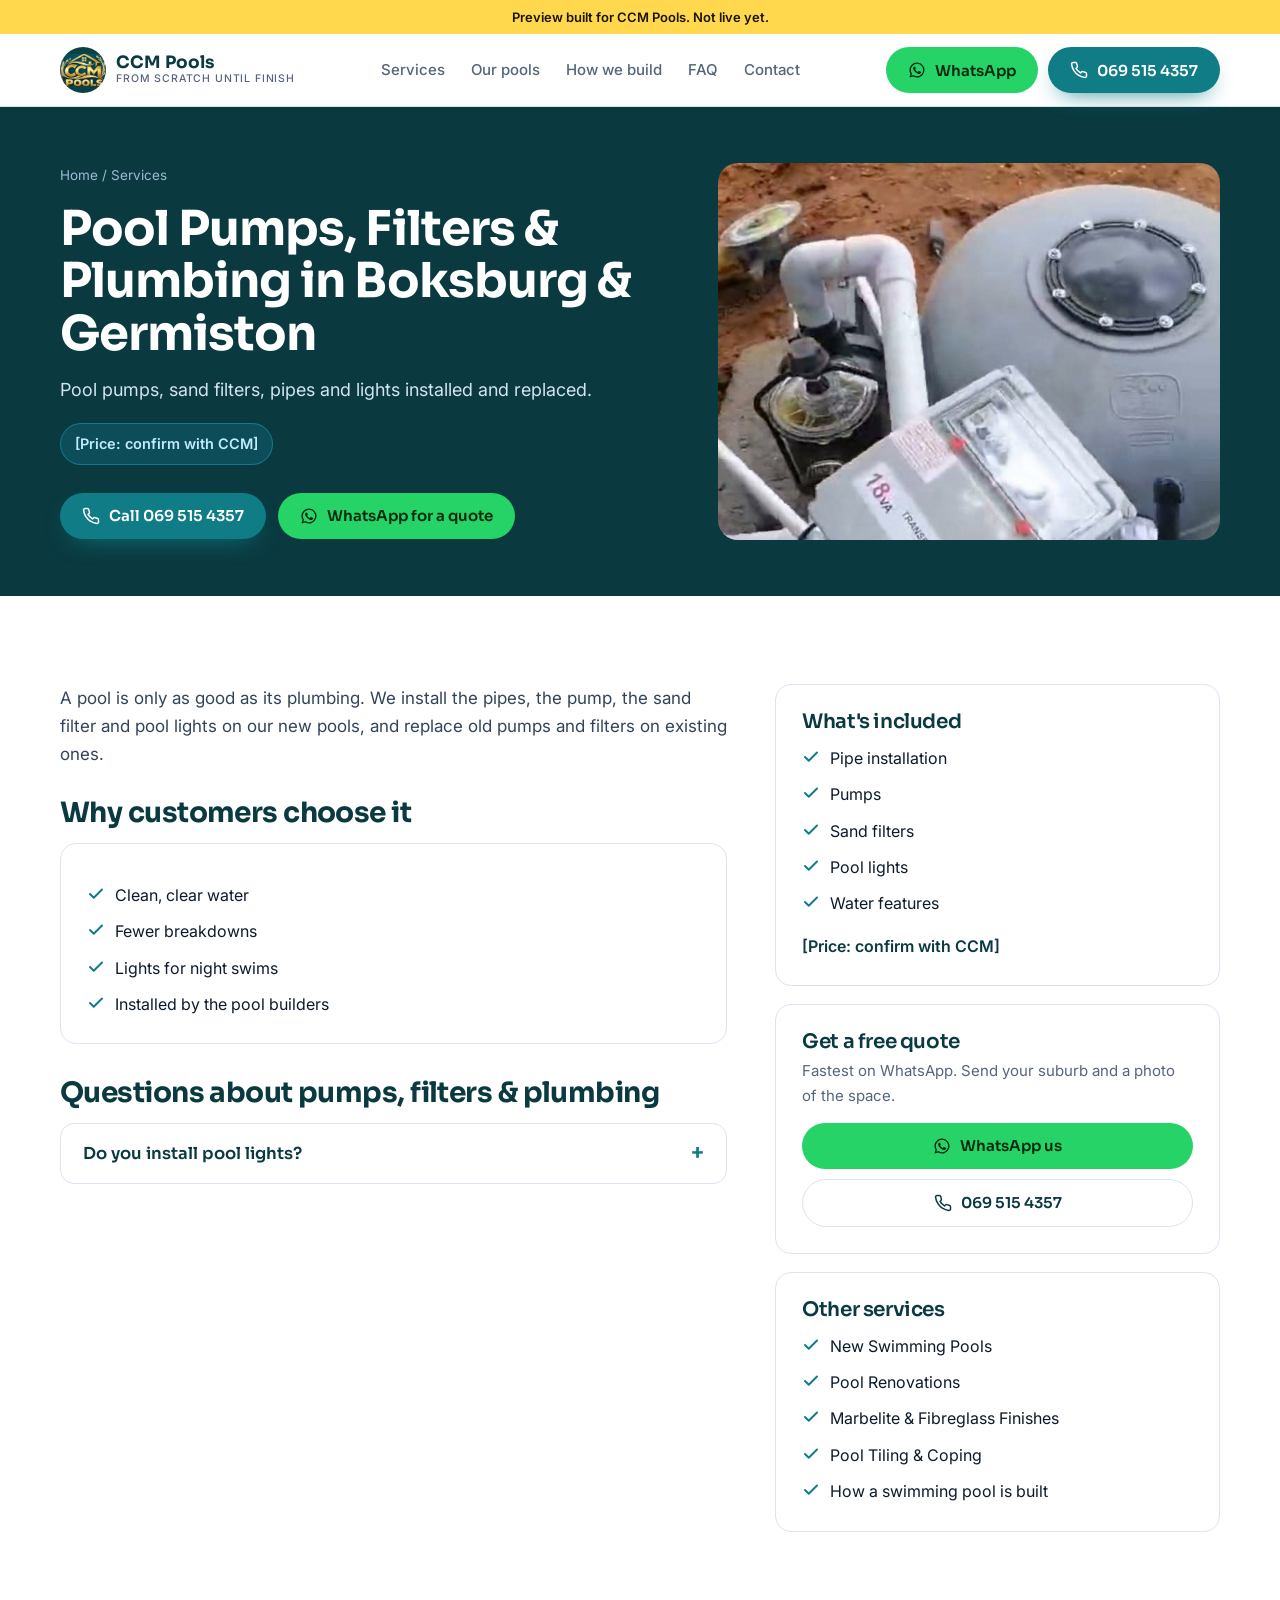
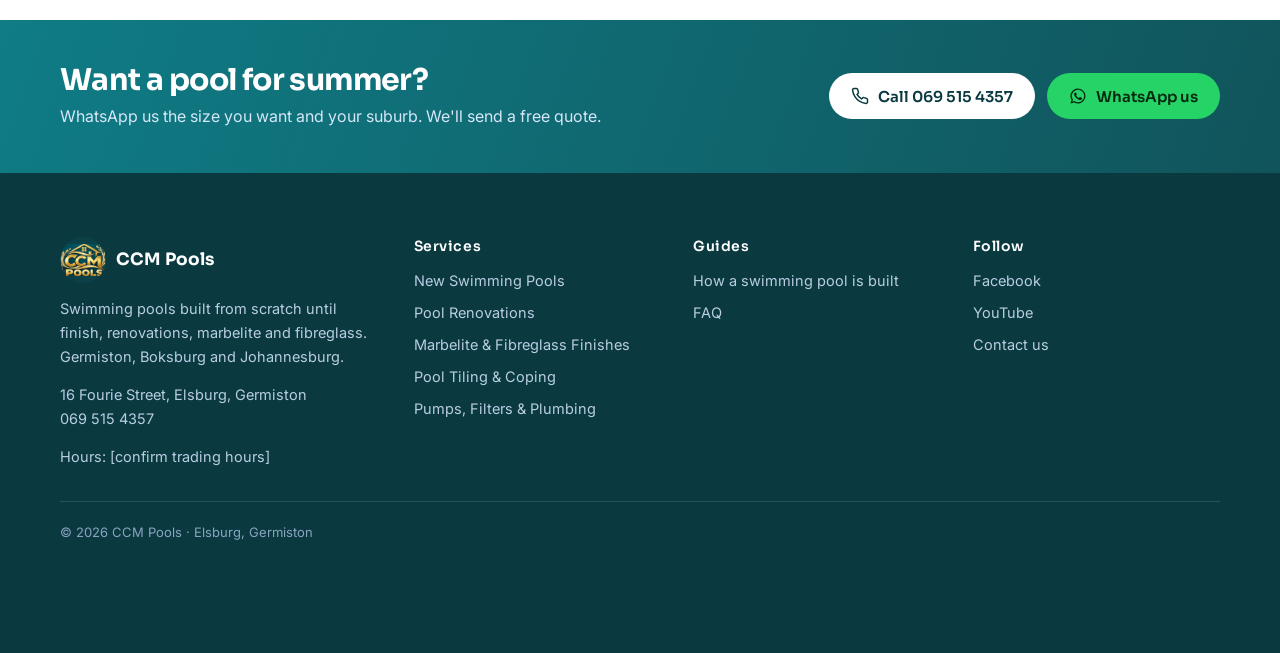
<file: services/pool-pumps-filters-plumbing/index.html>
<!doctype html>
<html lang="en-ZA">
<head>
<meta charset="utf-8">
<meta name="viewport" content="width=device-width, initial-scale=1">
<!-- PREVIEW: remove noindex + the preview bar when CCM approves and the real domain is live -->
<meta name="robots" content="noindex, nofollow">
<title>Pool Pumps, Filters &amp; Plumbing in Boksburg &amp; Germiston | CCM Pools</title>
<meta name="description" content="Pool pumps, sand filters, pipes and lights installed and replaced. Free quotes. Call or WhatsApp CCM Pools on 069 515 4357.">
<link rel="canonical" href="https://dannyschaffer.github.io/ccm-pools-preview/services/pool-pumps-filters-plumbing/">
<meta property="og:type" content="website"><meta property="og:title" content="Pool Pumps, Filters &amp; Plumbing in Boksburg &amp; Germiston | CCM Pools"><meta property="og:description" content="Pool pumps, sand filters, pipes and lights installed and replaced. Free quotes. Call or WhatsApp CCM Pools on 069 515 4357.">
<meta property="og:image" content="https://dannyschaffer.github.io/ccm-pools-preview/img/hero-pool-boksburg.jpg"><meta property="og:url" content="https://dannyschaffer.github.io/ccm-pools-preview/services/pool-pumps-filters-plumbing/">
<link rel="preconnect" href="https://fonts.googleapis.com"><link rel="preconnect" href="https://fonts.gstatic.com" crossorigin><link href="https://fonts.googleapis.com/css2?family=Sora:wght@500;600;700&family=Inter:wght@400;500;600&display=swap" rel="stylesheet">
<link rel="stylesheet" href="../../styles.css?v=1795304638">
<script type="application/ld+json">{"@context": "https://schema.org", "@type": "HomeAndConstructionBusiness", "@id": "https://dannyschaffer.github.io/ccm-pools-preview/#business", "name": "CCM Pools", "description": "Swimming pools built from scratch to completion, pool renovations, marbelite and fibreglass finishes, tiling, coping and pool plumbing in Germiston, Boksburg and Johannesburg.", "telephone": "+27695154357", "url": "https://dannyschaffer.github.io/ccm-pools-preview/", "image": "https://dannyschaffer.github.io/ccm-pools-preview/img/hero-pool-boksburg.jpg", "logo": "https://dannyschaffer.github.io/ccm-pools-preview/img/logo.jpg", "address": {"@type": "PostalAddress", "addressLocality": "Elsburg, Germiston", "addressRegion": "Gauteng", "addressCountry": "ZA"}, "areaServed": ["Germiston", "Boksburg", "Alberton", "Johannesburg", "East Rand"], "sameAs": ["https://www.facebook.com/61587847887021"]}</script><script type="application/ld+json">{"@context": "https://schema.org", "@type": "Service", "name": "Pumps, Filters & Plumbing", "serviceType": "Pumps, Filters & Plumbing", "description": "Pool pumps, sand filters, pipes and lights installed and replaced.", "provider": {"@id": "https://dannyschaffer.github.io/ccm-pools-preview/#business"}, "areaServed": ["Germiston", "Boksburg", "Johannesburg"]}</script><script type="application/ld+json">{"@context": "https://schema.org", "@type": "FAQPage", "mainEntity": [{"@type": "Question", "name": "Do you install pool lights?", "acceptedAnswer": {"@type": "Answer", "text": "Yes, on new pools and existing ones. [CCM to confirm.]"}}]}</script>
</head>
<body>
<div class="preview">Preview built for CCM Pools. Not live yet.</div>
<header><div class="wrap nav">
<a class="brand" href="../../"><img class="logo" src="../../img/logo.jpg" alt="CCM Pools logo"><span>CCM Pools<small>From scratch until finish</small></span></a>
<nav class="nav-links"><a href="../../#services">Services</a><a href="../../#work">Our pools</a><a href="../../how-a-swimming-pool-is-built/">How we build</a><a href="../../#faq">FAQ</a><a href="../../contact/">Contact</a></nav>
<div class="nav-cta"><a class="btn btn-wa" href="https://wa.me/27695154357?text=Hi%20CCM%20Pools%2C%20I%20would%20like%20a%20quote%20for%20a%20pool."><svg viewBox="0 0 24 24" fill="currentColor" aria-hidden="true"><path d="M12 2a10 10 0 0 0-8.6 15.1L2 22l5-1.3A10 10 0 1 0 12 2Zm0 18.2a8.2 8.2 0 0 1-4.2-1.2l-.3-.2-3 .8.8-2.9-.2-.3A8.2 8.2 0 1 1 12 20.2Zm4.5-6.1c-.2-.1-1.5-.7-1.7-.8s-.4-.1-.6.1-.7.8-.8 1-.3.2-.5.1a6.7 6.7 0 0 1-3.3-2.9c-.3-.4.3-.4.7-1.4a.5.5 0 0 0 0-.4l-.8-1.9c-.2-.5-.4-.4-.6-.4h-.5a1 1 0 0 0-.7.3 3 3 0 0 0-.9 2.2 5.2 5.2 0 0 0 1.1 2.7 11.8 11.8 0 0 0 4.5 4c1.7.7 2.3.8 3.2.6a2.7 2.7 0 0 0 1.8-1.2 2.2 2.2 0 0 0 .1-1.2c0-.1-.2-.2-.4-.3Z"/></svg><span>WhatsApp</span></a><a class="btn btn-blue" href="tel:+27695154357"><svg viewBox="0 0 24 24" fill="none" stroke="currentColor" stroke-width="2" stroke-linecap="round" stroke-linejoin="round" aria-hidden="true"><path d="M22 16.9v3a2 2 0 0 1-2.2 2 19.8 19.8 0 0 1-8.6-3.1 19.5 19.5 0 0 1-6-6A19.8 19.8 0 0 1 2.1 4.2 2 2 0 0 1 4.1 2h3a2 2 0 0 1 2 1.7c.1 1 .4 1.9.7 2.8a2 2 0 0 1-.5 2.1L8 9.9a16 16 0 0 0 6 6l1.3-1.3a2 2 0 0 1 2.1-.4c.9.3 1.8.6 2.8.7a2 2 0 0 1 1.8 2Z"/></svg><span>069 515 4357</span></a></div>
</div></header>

<section class="page-hero"><div class="wrap">
<div><div class="crumbs"><a href="../../">Home</a> / <a href="../../#services">Services</a></div>
<h1>Pool Pumps, Filters &amp; Plumbing in Boksburg &amp; Germiston</h1><p class="lead">Pool pumps, sand filters, pipes and lights installed and replaced.</p>
<span class="tag-price">[Price: confirm with CCM]</span>
<div class="hero-ctas"><a class="btn btn-blue" href="tel:+27695154357"><svg viewBox="0 0 24 24" fill="none" stroke="currentColor" stroke-width="2" stroke-linecap="round" stroke-linejoin="round" aria-hidden="true"><path d="M22 16.9v3a2 2 0 0 1-2.2 2 19.8 19.8 0 0 1-8.6-3.1 19.5 19.5 0 0 1-6-6A19.8 19.8 0 0 1 2.1 4.2 2 2 0 0 1 4.1 2h3a2 2 0 0 1 2 1.7c.1 1 .4 1.9.7 2.8a2 2 0 0 1-.5 2.1L8 9.9a16 16 0 0 0 6 6l1.3-1.3a2 2 0 0 1 2.1-.4c.9.3 1.8.6 2.8.7a2 2 0 0 1 1.8 2Z"/></svg>Call 069 515 4357</a><a class="btn btn-wa" href="https://wa.me/27695154357?text=Hi%20CCM%20Pools%2C%20I%20would%20like%20a%20quote%20for%20pumps%2C%20filters%20%26%20plumbing."><svg viewBox="0 0 24 24" fill="currentColor" aria-hidden="true"><path d="M12 2a10 10 0 0 0-8.6 15.1L2 22l5-1.3A10 10 0 1 0 12 2Zm0 18.2a8.2 8.2 0 0 1-4.2-1.2l-.3-.2-3 .8.8-2.9-.2-.3A8.2 8.2 0 1 1 12 20.2Zm4.5-6.1c-.2-.1-1.5-.7-1.7-.8s-.4-.1-.6.1-.7.8-.8 1-.3.2-.5.1a6.7 6.7 0 0 1-3.3-2.9c-.3-.4.3-.4.7-1.4a.5.5 0 0 0 0-.4l-.8-1.9c-.2-.5-.4-.4-.6-.4h-.5a1 1 0 0 0-.7.3 3 3 0 0 0-.9 2.2 5.2 5.2 0 0 0 1.1 2.7 11.8 11.8 0 0 0 4.5 4c1.7.7 2.3.8 3.2.6a2.7 2.7 0 0 0 1.8-1.2 2.2 2.2 0 0 0 .1-1.2c0-.1-.2-.2-.4-.3Z"/></svg>WhatsApp for a quote</a></div></div>
<img src="../../img/pool-filter-pump.jpg" alt="Pool sand filter and pump installed by CCM Pools">
</div></section>
<section><div class="wrap two">
<div class="body"><p>A pool is only as good as its plumbing. We install the pipes, the pump, the sand filter and pool lights on our new pools, and replace old pumps and filters on existing ones.</p>

<h2 style="font-size:28px;margin:30px 0 14px">Why customers choose it</h2>
<div class="box"><ul><li><svg viewBox="0 0 24 24" fill="none" stroke="currentColor" stroke-width="2.6" stroke-linecap="round" stroke-linejoin="round" aria-hidden="true"><path d="M20 6 9 17l-5-5"/></svg><span>Clean, clear water</span></li><li><svg viewBox="0 0 24 24" fill="none" stroke="currentColor" stroke-width="2.6" stroke-linecap="round" stroke-linejoin="round" aria-hidden="true"><path d="M20 6 9 17l-5-5"/></svg><span>Fewer breakdowns</span></li><li><svg viewBox="0 0 24 24" fill="none" stroke="currentColor" stroke-width="2.6" stroke-linecap="round" stroke-linejoin="round" aria-hidden="true"><path d="M20 6 9 17l-5-5"/></svg><span>Lights for night swims</span></li><li><svg viewBox="0 0 24 24" fill="none" stroke="currentColor" stroke-width="2.6" stroke-linecap="round" stroke-linejoin="round" aria-hidden="true"><path d="M20 6 9 17l-5-5"/></svg><span>Installed by the pool builders</span></li></ul></div>
<h2 style="font-size:28px;margin:34px 0 14px">Questions about pumps, filters &amp; plumbing</h2>
<div class="faq-list"><details><summary>Do you install pool lights?</summary><p>Yes, on new pools and existing ones. [CCM to confirm.]</p></details></div>
</div>
<aside><div class="box"><h3>What's included</h3><ul><li><svg viewBox="0 0 24 24" fill="none" stroke="currentColor" stroke-width="2.6" stroke-linecap="round" stroke-linejoin="round" aria-hidden="true"><path d="M20 6 9 17l-5-5"/></svg><span>Pipe installation</span></li><li><svg viewBox="0 0 24 24" fill="none" stroke="currentColor" stroke-width="2.6" stroke-linecap="round" stroke-linejoin="round" aria-hidden="true"><path d="M20 6 9 17l-5-5"/></svg><span>Pumps</span></li><li><svg viewBox="0 0 24 24" fill="none" stroke="currentColor" stroke-width="2.6" stroke-linecap="round" stroke-linejoin="round" aria-hidden="true"><path d="M20 6 9 17l-5-5"/></svg><span>Sand filters</span></li><li><svg viewBox="0 0 24 24" fill="none" stroke="currentColor" stroke-width="2.6" stroke-linecap="round" stroke-linejoin="round" aria-hidden="true"><path d="M20 6 9 17l-5-5"/></svg><span>Pool lights</span></li><li><svg viewBox="0 0 24 24" fill="none" stroke="currentColor" stroke-width="2.6" stroke-linecap="round" stroke-linejoin="round" aria-hidden="true"><path d="M20 6 9 17l-5-5"/></svg><span>Water features</span></li></ul><p style="margin-top:16px;font-weight:600;color:var(--navy)">[Price: confirm with CCM]</p></div>
<div class="box"><h3>Get a free quote</h3><p style="color:var(--muted);margin:6px 0 14px;font-size:15px">Fastest on WhatsApp. Send your suburb and a photo of the space.</p><a class="btn btn-wa" style="width:100%" href="https://wa.me/27695154357?text=Hi%20CCM%20Pools%2C%20I%20would%20like%20a%20quote%20for%20pumps%2C%20filters%20%26%20plumbing."><svg viewBox="0 0 24 24" fill="currentColor" aria-hidden="true"><path d="M12 2a10 10 0 0 0-8.6 15.1L2 22l5-1.3A10 10 0 1 0 12 2Zm0 18.2a8.2 8.2 0 0 1-4.2-1.2l-.3-.2-3 .8.8-2.9-.2-.3A8.2 8.2 0 1 1 12 20.2Zm4.5-6.1c-.2-.1-1.5-.7-1.7-.8s-.4-.1-.6.1-.7.8-.8 1-.3.2-.5.1a6.7 6.7 0 0 1-3.3-2.9c-.3-.4.3-.4.7-1.4a.5.5 0 0 0 0-.4l-.8-1.9c-.2-.5-.4-.4-.6-.4h-.5a1 1 0 0 0-.7.3 3 3 0 0 0-.9 2.2 5.2 5.2 0 0 0 1.1 2.7 11.8 11.8 0 0 0 4.5 4c1.7.7 2.3.8 3.2.6a2.7 2.7 0 0 0 1.8-1.2 2.2 2.2 0 0 0 .1-1.2c0-.1-.2-.2-.4-.3Z"/></svg>WhatsApp us</a><a class="btn btn-outline" style="width:100%;margin-top:10px" href="tel:+27695154357"><svg viewBox="0 0 24 24" fill="none" stroke="currentColor" stroke-width="2" stroke-linecap="round" stroke-linejoin="round" aria-hidden="true"><path d="M22 16.9v3a2 2 0 0 1-2.2 2 19.8 19.8 0 0 1-8.6-3.1 19.5 19.5 0 0 1-6-6A19.8 19.8 0 0 1 2.1 4.2 2 2 0 0 1 4.1 2h3a2 2 0 0 1 2 1.7c.1 1 .4 1.9.7 2.8a2 2 0 0 1-.5 2.1L8 9.9a16 16 0 0 0 6 6l1.3-1.3a2 2 0 0 1 2.1-.4c.9.3 1.8.6 2.8.7a2 2 0 0 1 1.8 2Z"/></svg>069 515 4357</a></div>
<div class="box"><h3>Other services</h3><ul><li><svg viewBox="0 0 24 24" fill="none" stroke="currentColor" stroke-width="2.6" stroke-linecap="round" stroke-linejoin="round" aria-hidden="true"><path d="M20 6 9 17l-5-5"/></svg><a href="../new-swimming-pools/">New Swimming Pools</a></li><li><svg viewBox="0 0 24 24" fill="none" stroke="currentColor" stroke-width="2.6" stroke-linecap="round" stroke-linejoin="round" aria-hidden="true"><path d="M20 6 9 17l-5-5"/></svg><a href="../pool-renovations/">Pool Renovations</a></li><li><svg viewBox="0 0 24 24" fill="none" stroke="currentColor" stroke-width="2.6" stroke-linecap="round" stroke-linejoin="round" aria-hidden="true"><path d="M20 6 9 17l-5-5"/></svg><a href="../marbelite-fibreglass-finishes/">Marbelite &amp; Fibreglass Finishes</a></li><li><svg viewBox="0 0 24 24" fill="none" stroke="currentColor" stroke-width="2.6" stroke-linecap="round" stroke-linejoin="round" aria-hidden="true"><path d="M20 6 9 17l-5-5"/></svg><a href="../pool-tiling-coping/">Pool Tiling &amp; Coping</a></li><li><svg viewBox="0 0 24 24" fill="none" stroke="currentColor" stroke-width="2.6" stroke-linecap="round" stroke-linejoin="round" aria-hidden="true"><path d="M20 6 9 17l-5-5"/></svg><a href="../../how-a-swimming-pool-is-built/">How a swimming pool is built</a></li></ul></div></aside>
</div></section>
<div class="band"><div class="wrap"><div><h2>Want a pool for summer?</h2><p>WhatsApp us the size you want and your suburb. We&#x27;ll send a free quote.</p></div>
<div class="ctas"><a class="btn btn-white" href="tel:+27695154357"><svg viewBox="0 0 24 24" fill="none" stroke="currentColor" stroke-width="2" stroke-linecap="round" stroke-linejoin="round" aria-hidden="true"><path d="M22 16.9v3a2 2 0 0 1-2.2 2 19.8 19.8 0 0 1-8.6-3.1 19.5 19.5 0 0 1-6-6A19.8 19.8 0 0 1 2.1 4.2 2 2 0 0 1 4.1 2h3a2 2 0 0 1 2 1.7c.1 1 .4 1.9.7 2.8a2 2 0 0 1-.5 2.1L8 9.9a16 16 0 0 0 6 6l1.3-1.3a2 2 0 0 1 2.1-.4c.9.3 1.8.6 2.8.7a2 2 0 0 1 1.8 2Z"/></svg>Call 069 515 4357</a><a class="btn btn-wa" href="https://wa.me/27695154357?text=Hi%20CCM%20Pools%2C%20I%20would%20like%20a%20quote%20for%20a%20pool."><svg viewBox="0 0 24 24" fill="currentColor" aria-hidden="true"><path d="M12 2a10 10 0 0 0-8.6 15.1L2 22l5-1.3A10 10 0 1 0 12 2Zm0 18.2a8.2 8.2 0 0 1-4.2-1.2l-.3-.2-3 .8.8-2.9-.2-.3A8.2 8.2 0 1 1 12 20.2Zm4.5-6.1c-.2-.1-1.5-.7-1.7-.8s-.4-.1-.6.1-.7.8-.8 1-.3.2-.5.1a6.7 6.7 0 0 1-3.3-2.9c-.3-.4.3-.4.7-1.4a.5.5 0 0 0 0-.4l-.8-1.9c-.2-.5-.4-.4-.6-.4h-.5a1 1 0 0 0-.7.3 3 3 0 0 0-.9 2.2 5.2 5.2 0 0 0 1.1 2.7 11.8 11.8 0 0 0 4.5 4c1.7.7 2.3.8 3.2.6a2.7 2.7 0 0 0 1.8-1.2 2.2 2.2 0 0 0 .1-1.2c0-.1-.2-.2-.4-.3Z"/></svg>WhatsApp us</a></div></div></div>
<footer><div class="wrap">
<div><a class="brand" href="../../"><img class="logo" src="../../img/logo.jpg" alt="CCM Pools logo"><span>CCM Pools</span></a>
<p style="margin-top:12px">Swimming pools built from scratch until finish, renovations, marbelite and fibreglass. Germiston, Boksburg and Johannesburg.</p>
<p style="margin-top:14px">16 Fourie Street, Elsburg, Germiston<br><a href="tel:+27695154357">069 515 4357</a></p>
<p style="margin-top:14px">Hours: [confirm trading hours]</p></div>
<div><h4>Services</h4><ul><li><a href="../../services/new-swimming-pools/">New Swimming Pools</a></li><li><a href="../../services/pool-renovations/">Pool Renovations</a></li><li><a href="../../services/marbelite-fibreglass-finishes/">Marbelite &amp; Fibreglass Finishes</a></li><li><a href="../../services/pool-tiling-coping/">Pool Tiling &amp; Coping</a></li><li><a href="../../services/pool-pumps-filters-plumbing/">Pumps, Filters &amp; Plumbing</a></li></ul></div>
<div><h4>Guides</h4><ul><li><a href="../../how-a-swimming-pool-is-built/">How a swimming pool is built</a></li><li><a href="../../#faq">FAQ</a></li></ul></div>
<div><h4>Follow</h4><ul><li><a href="https://www.facebook.com/61587847887021">Facebook</a></li><li><a href="https://www.youtube.com/@CCMPOOLS">YouTube</a></li><li><a href="../../contact/">Contact us</a></li></ul></div>
<div class="legal">© 2026 CCM Pools · Elsburg, Germiston</div>
</div></footer>
<div class="mbar"><a class="btn btn-blue" href="tel:+27695154357"><svg viewBox="0 0 24 24" fill="none" stroke="currentColor" stroke-width="2" stroke-linecap="round" stroke-linejoin="round" aria-hidden="true"><path d="M22 16.9v3a2 2 0 0 1-2.2 2 19.8 19.8 0 0 1-8.6-3.1 19.5 19.5 0 0 1-6-6A19.8 19.8 0 0 1 2.1 4.2 2 2 0 0 1 4.1 2h3a2 2 0 0 1 2 1.7c.1 1 .4 1.9.7 2.8a2 2 0 0 1-.5 2.1L8 9.9a16 16 0 0 0 6 6l1.3-1.3a2 2 0 0 1 2.1-.4c.9.3 1.8.6 2.8.7a2 2 0 0 1 1.8 2Z"/></svg>Call now</a><a class="btn btn-wa" href="https://wa.me/27695154357?text=Hi%20CCM%20Pools%2C%20I%20would%20like%20a%20quote%20for%20a%20pool."><svg viewBox="0 0 24 24" fill="currentColor" aria-hidden="true"><path d="M12 2a10 10 0 0 0-8.6 15.1L2 22l5-1.3A10 10 0 1 0 12 2Zm0 18.2a8.2 8.2 0 0 1-4.2-1.2l-.3-.2-3 .8.8-2.9-.2-.3A8.2 8.2 0 1 1 12 20.2Zm4.5-6.1c-.2-.1-1.5-.7-1.7-.8s-.4-.1-.6.1-.7.8-.8 1-.3.2-.5.1a6.7 6.7 0 0 1-3.3-2.9c-.3-.4.3-.4.7-1.4a.5.5 0 0 0 0-.4l-.8-1.9c-.2-.5-.4-.4-.6-.4h-.5a1 1 0 0 0-.7.3 3 3 0 0 0-.9 2.2 5.2 5.2 0 0 0 1.1 2.7 11.8 11.8 0 0 0 4.5 4c1.7.7 2.3.8 3.2.6a2.7 2.7 0 0 0 1.8-1.2 2.2 2.2 0 0 0 .1-1.2c0-.1-.2-.2-.4-.3Z"/></svg>WhatsApp</a></div>
<script>
document.querySelectorAll('form[data-wa]').forEach(f=>f.addEventListener('submit',ev=>{ev.preventDefault();const d=new FormData(f);
const msg=`Hi CCM Pools, I'd like a quote.%0AName: ${d.get('name')||''}%0APhone: ${d.get('phone')||''}%0ASuburb: ${d.get('suburb')||''}%0ANeed: ${d.get('need')||''}`;
window.open('https://wa.me/27695154357?text='+msg.replace(/ /g,'%20'),'_blank');}));
</script>
</body></html>
</file>
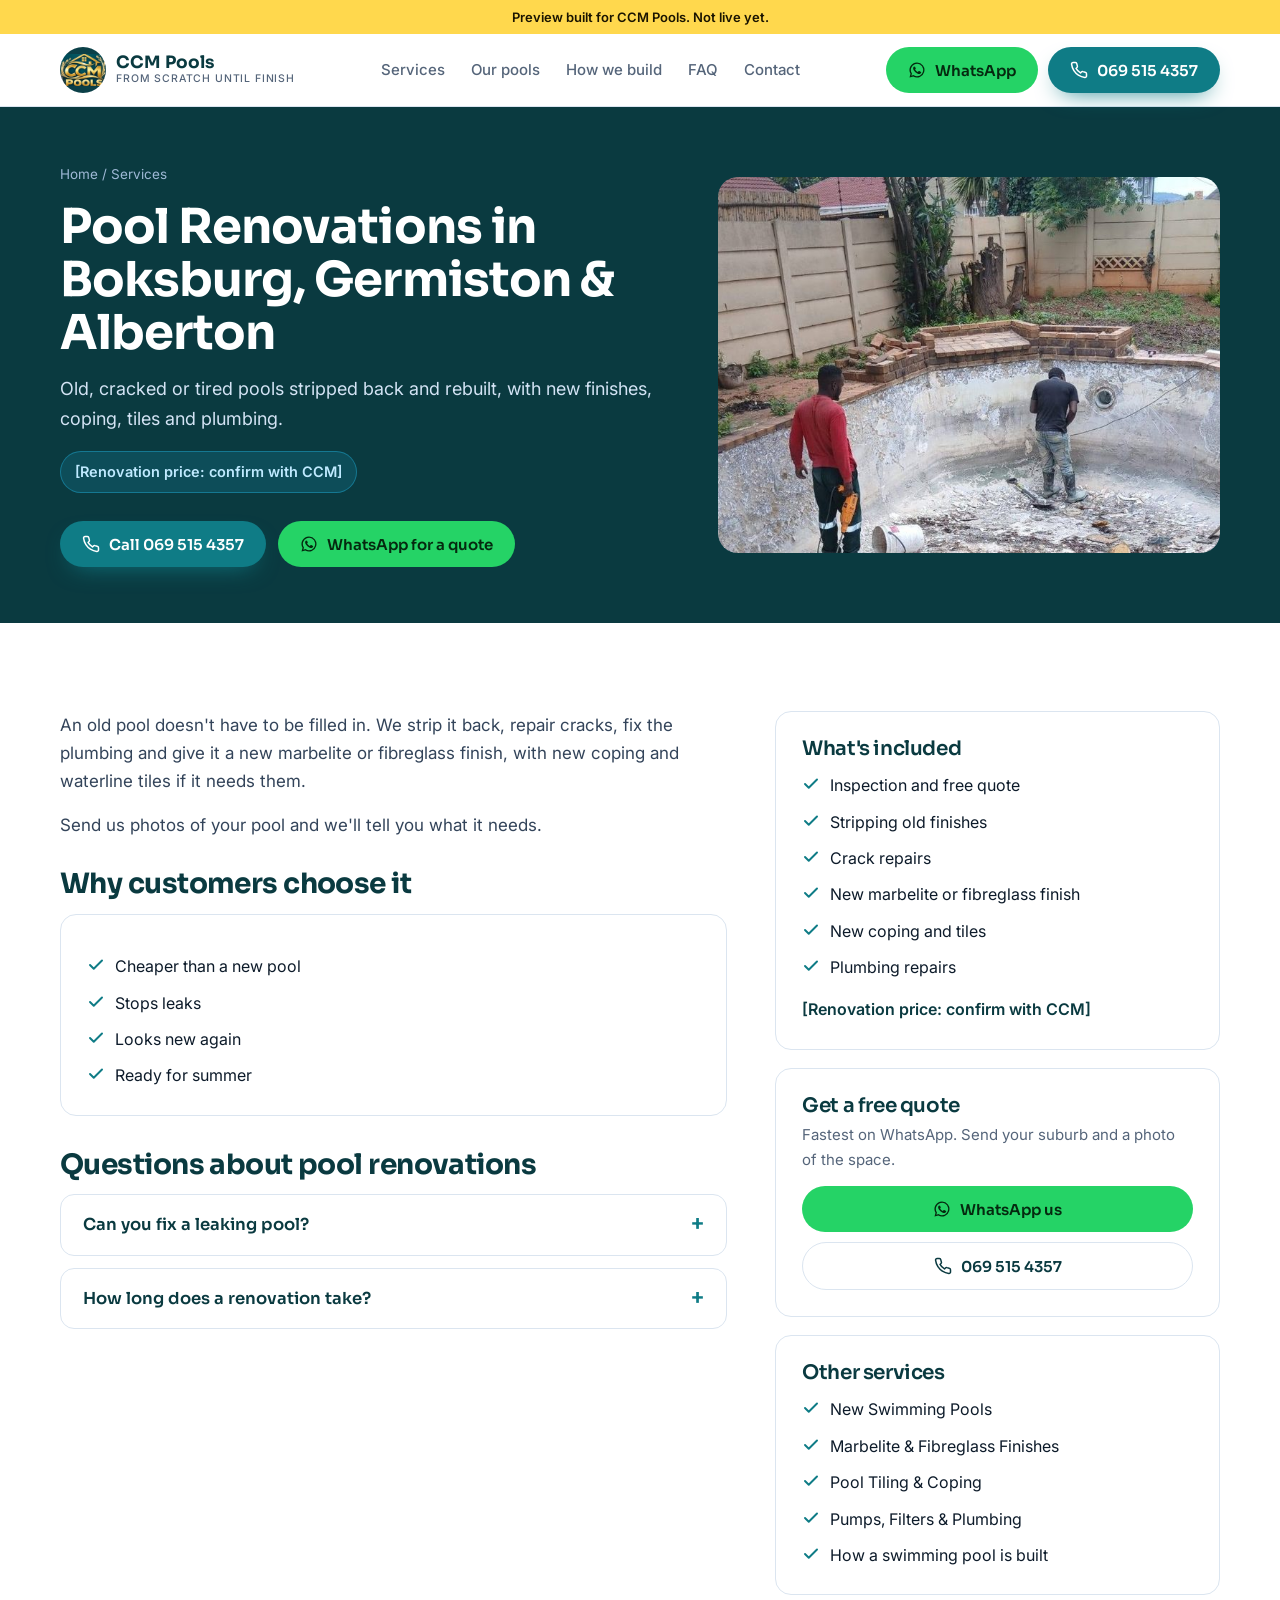
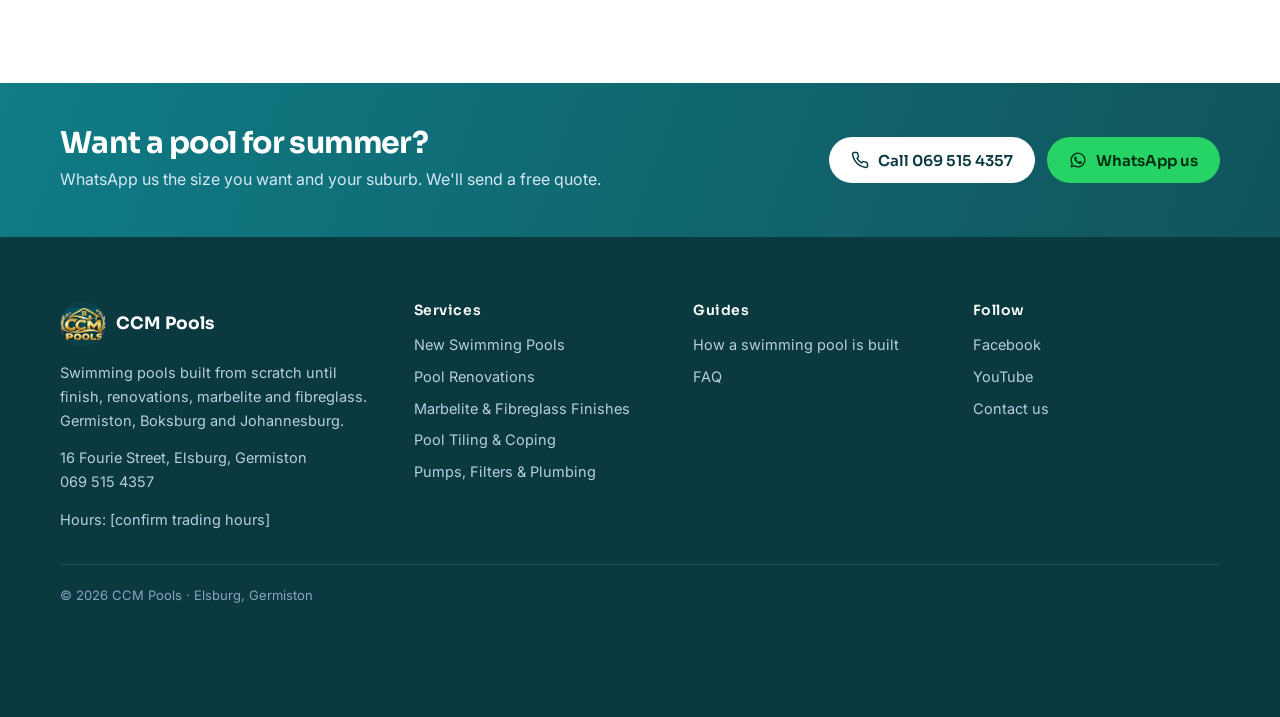
<file: services/pool-renovations/index.html>
<!doctype html>
<html lang="en-ZA">
<head>
<meta charset="utf-8">
<meta name="viewport" content="width=device-width, initial-scale=1">
<!-- PREVIEW: remove noindex + the preview bar when CCM approves and the real domain is live -->
<meta name="robots" content="noindex, nofollow">
<title>Pool Renovations in Boksburg, Germiston &amp; Alberton | CCM Pools</title>
<meta name="description" content="Old, cracked or tired pools stripped back and rebuilt, with new finishes, coping, tiles and plumbing. Free quotes. Call or WhatsApp CCM Pools on 069 515 4357.">
<link rel="canonical" href="https://dannyschaffer.github.io/ccm-pools-preview/services/pool-renovations/">
<meta property="og:type" content="website"><meta property="og:title" content="Pool Renovations in Boksburg, Germiston &amp; Alberton | CCM Pools"><meta property="og:description" content="Old, cracked or tired pools stripped back and rebuilt, with new finishes, coping, tiles and plumbing. Free quotes. Call or WhatsApp CCM Pools on 069 515 4357.">
<meta property="og:image" content="https://dannyschaffer.github.io/ccm-pools-preview/img/hero-pool-boksburg.jpg"><meta property="og:url" content="https://dannyschaffer.github.io/ccm-pools-preview/services/pool-renovations/">
<link rel="preconnect" href="https://fonts.googleapis.com"><link rel="preconnect" href="https://fonts.gstatic.com" crossorigin><link href="https://fonts.googleapis.com/css2?family=Sora:wght@500;600;700&family=Inter:wght@400;500;600&display=swap" rel="stylesheet">
<link rel="stylesheet" href="../../styles.css?v=1795304638">
<script type="application/ld+json">{"@context": "https://schema.org", "@type": "HomeAndConstructionBusiness", "@id": "https://dannyschaffer.github.io/ccm-pools-preview/#business", "name": "CCM Pools", "description": "Swimming pools built from scratch to completion, pool renovations, marbelite and fibreglass finishes, tiling, coping and pool plumbing in Germiston, Boksburg and Johannesburg.", "telephone": "+27695154357", "url": "https://dannyschaffer.github.io/ccm-pools-preview/", "image": "https://dannyschaffer.github.io/ccm-pools-preview/img/hero-pool-boksburg.jpg", "logo": "https://dannyschaffer.github.io/ccm-pools-preview/img/logo.jpg", "address": {"@type": "PostalAddress", "addressLocality": "Elsburg, Germiston", "addressRegion": "Gauteng", "addressCountry": "ZA"}, "areaServed": ["Germiston", "Boksburg", "Alberton", "Johannesburg", "East Rand"], "sameAs": ["https://www.facebook.com/61587847887021"]}</script><script type="application/ld+json">{"@context": "https://schema.org", "@type": "Service", "name": "Pool Renovations", "serviceType": "Pool Renovations", "description": "Old, cracked or tired pools stripped back and rebuilt, with new finishes, coping, tiles and plumbing.", "provider": {"@id": "https://dannyschaffer.github.io/ccm-pools-preview/#business"}, "areaServed": ["Germiston", "Boksburg", "Johannesburg"]}</script><script type="application/ld+json">{"@context": "https://schema.org", "@type": "FAQPage", "mainEntity": [{"@type": "Question", "name": "Can you fix a leaking pool?", "acceptedAnswer": {"@type": "Answer", "text": "Yes. We find and repair the cracks and refinish the pool so it holds water again."}}, {"@type": "Question", "name": "How long does a renovation take?", "acceptedAnswer": {"@type": "Answer", "text": "[CCM to confirm.] It depends on the size of the pool and the work needed."}}]}</script>
</head>
<body>
<div class="preview">Preview built for CCM Pools. Not live yet.</div>
<header><div class="wrap nav">
<a class="brand" href="../../"><img class="logo" src="../../img/logo.jpg" alt="CCM Pools logo"><span>CCM Pools<small>From scratch until finish</small></span></a>
<nav class="nav-links"><a href="../../#services">Services</a><a href="../../#work">Our pools</a><a href="../../how-a-swimming-pool-is-built/">How we build</a><a href="../../#faq">FAQ</a><a href="../../contact/">Contact</a></nav>
<div class="nav-cta"><a class="btn btn-wa" href="https://wa.me/27695154357?text=Hi%20CCM%20Pools%2C%20I%20would%20like%20a%20quote%20for%20a%20pool."><svg viewBox="0 0 24 24" fill="currentColor" aria-hidden="true"><path d="M12 2a10 10 0 0 0-8.6 15.1L2 22l5-1.3A10 10 0 1 0 12 2Zm0 18.2a8.2 8.2 0 0 1-4.2-1.2l-.3-.2-3 .8.8-2.9-.2-.3A8.2 8.2 0 1 1 12 20.2Zm4.5-6.1c-.2-.1-1.5-.7-1.7-.8s-.4-.1-.6.1-.7.8-.8 1-.3.2-.5.1a6.7 6.7 0 0 1-3.3-2.9c-.3-.4.3-.4.7-1.4a.5.5 0 0 0 0-.4l-.8-1.9c-.2-.5-.4-.4-.6-.4h-.5a1 1 0 0 0-.7.3 3 3 0 0 0-.9 2.2 5.2 5.2 0 0 0 1.1 2.7 11.8 11.8 0 0 0 4.5 4c1.7.7 2.3.8 3.2.6a2.7 2.7 0 0 0 1.8-1.2 2.2 2.2 0 0 0 .1-1.2c0-.1-.2-.2-.4-.3Z"/></svg><span>WhatsApp</span></a><a class="btn btn-blue" href="tel:+27695154357"><svg viewBox="0 0 24 24" fill="none" stroke="currentColor" stroke-width="2" stroke-linecap="round" stroke-linejoin="round" aria-hidden="true"><path d="M22 16.9v3a2 2 0 0 1-2.2 2 19.8 19.8 0 0 1-8.6-3.1 19.5 19.5 0 0 1-6-6A19.8 19.8 0 0 1 2.1 4.2 2 2 0 0 1 4.1 2h3a2 2 0 0 1 2 1.7c.1 1 .4 1.9.7 2.8a2 2 0 0 1-.5 2.1L8 9.9a16 16 0 0 0 6 6l1.3-1.3a2 2 0 0 1 2.1-.4c.9.3 1.8.6 2.8.7a2 2 0 0 1 1.8 2Z"/></svg><span>069 515 4357</span></a></div>
</div></header>

<section class="page-hero"><div class="wrap">
<div><div class="crumbs"><a href="../../">Home</a> / <a href="../../#services">Services</a></div>
<h1>Pool Renovations in Boksburg, Germiston &amp; Alberton</h1><p class="lead">Old, cracked or tired pools stripped back and rebuilt, with new finishes, coping, tiles and plumbing.</p>
<span class="tag-price">[Renovation price: confirm with CCM]</span>
<div class="hero-ctas"><a class="btn btn-blue" href="tel:+27695154357"><svg viewBox="0 0 24 24" fill="none" stroke="currentColor" stroke-width="2" stroke-linecap="round" stroke-linejoin="round" aria-hidden="true"><path d="M22 16.9v3a2 2 0 0 1-2.2 2 19.8 19.8 0 0 1-8.6-3.1 19.5 19.5 0 0 1-6-6A19.8 19.8 0 0 1 2.1 4.2 2 2 0 0 1 4.1 2h3a2 2 0 0 1 2 1.7c.1 1 .4 1.9.7 2.8a2 2 0 0 1-.5 2.1L8 9.9a16 16 0 0 0 6 6l1.3-1.3a2 2 0 0 1 2.1-.4c.9.3 1.8.6 2.8.7a2 2 0 0 1 1.8 2Z"/></svg>Call 069 515 4357</a><a class="btn btn-wa" href="https://wa.me/27695154357?text=Hi%20CCM%20Pools%2C%20I%20would%20like%20a%20quote%20for%20pool%20renovations."><svg viewBox="0 0 24 24" fill="currentColor" aria-hidden="true"><path d="M12 2a10 10 0 0 0-8.6 15.1L2 22l5-1.3A10 10 0 1 0 12 2Zm0 18.2a8.2 8.2 0 0 1-4.2-1.2l-.3-.2-3 .8.8-2.9-.2-.3A8.2 8.2 0 1 1 12 20.2Zm4.5-6.1c-.2-.1-1.5-.7-1.7-.8s-.4-.1-.6.1-.7.8-.8 1-.3.2-.5.1a6.7 6.7 0 0 1-3.3-2.9c-.3-.4.3-.4.7-1.4a.5.5 0 0 0 0-.4l-.8-1.9c-.2-.5-.4-.4-.6-.4h-.5a1 1 0 0 0-.7.3 3 3 0 0 0-.9 2.2 5.2 5.2 0 0 0 1.1 2.7 11.8 11.8 0 0 0 4.5 4c1.7.7 2.3.8 3.2.6a2.7 2.7 0 0 0 1.8-1.2 2.2 2.2 0 0 0 .1-1.2c0-.1-.2-.2-.4-.3Z"/></svg>WhatsApp for a quote</a></div></div>
<img src="../../img/pool-renovation-strip.jpg" alt="CCM Pools team stripping an old pool for renovation in Alberton">
</div></section>
<section><div class="wrap two">
<div class="body"><p>An old pool doesn&#x27;t have to be filled in. We strip it back, repair cracks, fix the plumbing and give it a new marbelite or fibreglass finish, with new coping and waterline tiles if it needs them.</p><p>Send us photos of your pool and we&#x27;ll tell you what it needs.</p>

<h2 style="font-size:28px;margin:30px 0 14px">Why customers choose it</h2>
<div class="box"><ul><li><svg viewBox="0 0 24 24" fill="none" stroke="currentColor" stroke-width="2.6" stroke-linecap="round" stroke-linejoin="round" aria-hidden="true"><path d="M20 6 9 17l-5-5"/></svg><span>Cheaper than a new pool</span></li><li><svg viewBox="0 0 24 24" fill="none" stroke="currentColor" stroke-width="2.6" stroke-linecap="round" stroke-linejoin="round" aria-hidden="true"><path d="M20 6 9 17l-5-5"/></svg><span>Stops leaks</span></li><li><svg viewBox="0 0 24 24" fill="none" stroke="currentColor" stroke-width="2.6" stroke-linecap="round" stroke-linejoin="round" aria-hidden="true"><path d="M20 6 9 17l-5-5"/></svg><span>Looks new again</span></li><li><svg viewBox="0 0 24 24" fill="none" stroke="currentColor" stroke-width="2.6" stroke-linecap="round" stroke-linejoin="round" aria-hidden="true"><path d="M20 6 9 17l-5-5"/></svg><span>Ready for summer</span></li></ul></div>
<h2 style="font-size:28px;margin:34px 0 14px">Questions about pool renovations</h2>
<div class="faq-list"><details><summary>Can you fix a leaking pool?</summary><p>Yes. We find and repair the cracks and refinish the pool so it holds water again.</p></details><details><summary>How long does a renovation take?</summary><p>[CCM to confirm.] It depends on the size of the pool and the work needed.</p></details></div>
</div>
<aside><div class="box"><h3>What's included</h3><ul><li><svg viewBox="0 0 24 24" fill="none" stroke="currentColor" stroke-width="2.6" stroke-linecap="round" stroke-linejoin="round" aria-hidden="true"><path d="M20 6 9 17l-5-5"/></svg><span>Inspection and free quote</span></li><li><svg viewBox="0 0 24 24" fill="none" stroke="currentColor" stroke-width="2.6" stroke-linecap="round" stroke-linejoin="round" aria-hidden="true"><path d="M20 6 9 17l-5-5"/></svg><span>Stripping old finishes</span></li><li><svg viewBox="0 0 24 24" fill="none" stroke="currentColor" stroke-width="2.6" stroke-linecap="round" stroke-linejoin="round" aria-hidden="true"><path d="M20 6 9 17l-5-5"/></svg><span>Crack repairs</span></li><li><svg viewBox="0 0 24 24" fill="none" stroke="currentColor" stroke-width="2.6" stroke-linecap="round" stroke-linejoin="round" aria-hidden="true"><path d="M20 6 9 17l-5-5"/></svg><span>New marbelite or fibreglass finish</span></li><li><svg viewBox="0 0 24 24" fill="none" stroke="currentColor" stroke-width="2.6" stroke-linecap="round" stroke-linejoin="round" aria-hidden="true"><path d="M20 6 9 17l-5-5"/></svg><span>New coping and tiles</span></li><li><svg viewBox="0 0 24 24" fill="none" stroke="currentColor" stroke-width="2.6" stroke-linecap="round" stroke-linejoin="round" aria-hidden="true"><path d="M20 6 9 17l-5-5"/></svg><span>Plumbing repairs</span></li></ul><p style="margin-top:16px;font-weight:600;color:var(--navy)">[Renovation price: confirm with CCM]</p></div>
<div class="box"><h3>Get a free quote</h3><p style="color:var(--muted);margin:6px 0 14px;font-size:15px">Fastest on WhatsApp. Send your suburb and a photo of the space.</p><a class="btn btn-wa" style="width:100%" href="https://wa.me/27695154357?text=Hi%20CCM%20Pools%2C%20I%20would%20like%20a%20quote%20for%20pool%20renovations."><svg viewBox="0 0 24 24" fill="currentColor" aria-hidden="true"><path d="M12 2a10 10 0 0 0-8.6 15.1L2 22l5-1.3A10 10 0 1 0 12 2Zm0 18.2a8.2 8.2 0 0 1-4.2-1.2l-.3-.2-3 .8.8-2.9-.2-.3A8.2 8.2 0 1 1 12 20.2Zm4.5-6.1c-.2-.1-1.5-.7-1.7-.8s-.4-.1-.6.1-.7.8-.8 1-.3.2-.5.1a6.7 6.7 0 0 1-3.3-2.9c-.3-.4.3-.4.7-1.4a.5.5 0 0 0 0-.4l-.8-1.9c-.2-.5-.4-.4-.6-.4h-.5a1 1 0 0 0-.7.3 3 3 0 0 0-.9 2.2 5.2 5.2 0 0 0 1.1 2.7 11.8 11.8 0 0 0 4.5 4c1.7.7 2.3.8 3.2.6a2.7 2.7 0 0 0 1.8-1.2 2.2 2.2 0 0 0 .1-1.2c0-.1-.2-.2-.4-.3Z"/></svg>WhatsApp us</a><a class="btn btn-outline" style="width:100%;margin-top:10px" href="tel:+27695154357"><svg viewBox="0 0 24 24" fill="none" stroke="currentColor" stroke-width="2" stroke-linecap="round" stroke-linejoin="round" aria-hidden="true"><path d="M22 16.9v3a2 2 0 0 1-2.2 2 19.8 19.8 0 0 1-8.6-3.1 19.5 19.5 0 0 1-6-6A19.8 19.8 0 0 1 2.1 4.2 2 2 0 0 1 4.1 2h3a2 2 0 0 1 2 1.7c.1 1 .4 1.9.7 2.8a2 2 0 0 1-.5 2.1L8 9.9a16 16 0 0 0 6 6l1.3-1.3a2 2 0 0 1 2.1-.4c.9.3 1.8.6 2.8.7a2 2 0 0 1 1.8 2Z"/></svg>069 515 4357</a></div>
<div class="box"><h3>Other services</h3><ul><li><svg viewBox="0 0 24 24" fill="none" stroke="currentColor" stroke-width="2.6" stroke-linecap="round" stroke-linejoin="round" aria-hidden="true"><path d="M20 6 9 17l-5-5"/></svg><a href="../new-swimming-pools/">New Swimming Pools</a></li><li><svg viewBox="0 0 24 24" fill="none" stroke="currentColor" stroke-width="2.6" stroke-linecap="round" stroke-linejoin="round" aria-hidden="true"><path d="M20 6 9 17l-5-5"/></svg><a href="../marbelite-fibreglass-finishes/">Marbelite &amp; Fibreglass Finishes</a></li><li><svg viewBox="0 0 24 24" fill="none" stroke="currentColor" stroke-width="2.6" stroke-linecap="round" stroke-linejoin="round" aria-hidden="true"><path d="M20 6 9 17l-5-5"/></svg><a href="../pool-tiling-coping/">Pool Tiling &amp; Coping</a></li><li><svg viewBox="0 0 24 24" fill="none" stroke="currentColor" stroke-width="2.6" stroke-linecap="round" stroke-linejoin="round" aria-hidden="true"><path d="M20 6 9 17l-5-5"/></svg><a href="../pool-pumps-filters-plumbing/">Pumps, Filters &amp; Plumbing</a></li><li><svg viewBox="0 0 24 24" fill="none" stroke="currentColor" stroke-width="2.6" stroke-linecap="round" stroke-linejoin="round" aria-hidden="true"><path d="M20 6 9 17l-5-5"/></svg><a href="../../how-a-swimming-pool-is-built/">How a swimming pool is built</a></li></ul></div></aside>
</div></section>
<div class="band"><div class="wrap"><div><h2>Want a pool for summer?</h2><p>WhatsApp us the size you want and your suburb. We&#x27;ll send a free quote.</p></div>
<div class="ctas"><a class="btn btn-white" href="tel:+27695154357"><svg viewBox="0 0 24 24" fill="none" stroke="currentColor" stroke-width="2" stroke-linecap="round" stroke-linejoin="round" aria-hidden="true"><path d="M22 16.9v3a2 2 0 0 1-2.2 2 19.8 19.8 0 0 1-8.6-3.1 19.5 19.5 0 0 1-6-6A19.8 19.8 0 0 1 2.1 4.2 2 2 0 0 1 4.1 2h3a2 2 0 0 1 2 1.7c.1 1 .4 1.9.7 2.8a2 2 0 0 1-.5 2.1L8 9.9a16 16 0 0 0 6 6l1.3-1.3a2 2 0 0 1 2.1-.4c.9.3 1.8.6 2.8.7a2 2 0 0 1 1.8 2Z"/></svg>Call 069 515 4357</a><a class="btn btn-wa" href="https://wa.me/27695154357?text=Hi%20CCM%20Pools%2C%20I%20would%20like%20a%20quote%20for%20a%20pool."><svg viewBox="0 0 24 24" fill="currentColor" aria-hidden="true"><path d="M12 2a10 10 0 0 0-8.6 15.1L2 22l5-1.3A10 10 0 1 0 12 2Zm0 18.2a8.2 8.2 0 0 1-4.2-1.2l-.3-.2-3 .8.8-2.9-.2-.3A8.2 8.2 0 1 1 12 20.2Zm4.5-6.1c-.2-.1-1.5-.7-1.7-.8s-.4-.1-.6.1-.7.8-.8 1-.3.2-.5.1a6.7 6.7 0 0 1-3.3-2.9c-.3-.4.3-.4.7-1.4a.5.5 0 0 0 0-.4l-.8-1.9c-.2-.5-.4-.4-.6-.4h-.5a1 1 0 0 0-.7.3 3 3 0 0 0-.9 2.2 5.2 5.2 0 0 0 1.1 2.7 11.8 11.8 0 0 0 4.5 4c1.7.7 2.3.8 3.2.6a2.7 2.7 0 0 0 1.8-1.2 2.2 2.2 0 0 0 .1-1.2c0-.1-.2-.2-.4-.3Z"/></svg>WhatsApp us</a></div></div></div>
<footer><div class="wrap">
<div><a class="brand" href="../../"><img class="logo" src="../../img/logo.jpg" alt="CCM Pools logo"><span>CCM Pools</span></a>
<p style="margin-top:12px">Swimming pools built from scratch until finish, renovations, marbelite and fibreglass. Germiston, Boksburg and Johannesburg.</p>
<p style="margin-top:14px">16 Fourie Street, Elsburg, Germiston<br><a href="tel:+27695154357">069 515 4357</a></p>
<p style="margin-top:14px">Hours: [confirm trading hours]</p></div>
<div><h4>Services</h4><ul><li><a href="../../services/new-swimming-pools/">New Swimming Pools</a></li><li><a href="../../services/pool-renovations/">Pool Renovations</a></li><li><a href="../../services/marbelite-fibreglass-finishes/">Marbelite &amp; Fibreglass Finishes</a></li><li><a href="../../services/pool-tiling-coping/">Pool Tiling &amp; Coping</a></li><li><a href="../../services/pool-pumps-filters-plumbing/">Pumps, Filters &amp; Plumbing</a></li></ul></div>
<div><h4>Guides</h4><ul><li><a href="../../how-a-swimming-pool-is-built/">How a swimming pool is built</a></li><li><a href="../../#faq">FAQ</a></li></ul></div>
<div><h4>Follow</h4><ul><li><a href="https://www.facebook.com/61587847887021">Facebook</a></li><li><a href="https://www.youtube.com/@CCMPOOLS">YouTube</a></li><li><a href="../../contact/">Contact us</a></li></ul></div>
<div class="legal">© 2026 CCM Pools · Elsburg, Germiston</div>
</div></footer>
<div class="mbar"><a class="btn btn-blue" href="tel:+27695154357"><svg viewBox="0 0 24 24" fill="none" stroke="currentColor" stroke-width="2" stroke-linecap="round" stroke-linejoin="round" aria-hidden="true"><path d="M22 16.9v3a2 2 0 0 1-2.2 2 19.8 19.8 0 0 1-8.6-3.1 19.5 19.5 0 0 1-6-6A19.8 19.8 0 0 1 2.1 4.2 2 2 0 0 1 4.1 2h3a2 2 0 0 1 2 1.7c.1 1 .4 1.9.7 2.8a2 2 0 0 1-.5 2.1L8 9.9a16 16 0 0 0 6 6l1.3-1.3a2 2 0 0 1 2.1-.4c.9.3 1.8.6 2.8.7a2 2 0 0 1 1.8 2Z"/></svg>Call now</a><a class="btn btn-wa" href="https://wa.me/27695154357?text=Hi%20CCM%20Pools%2C%20I%20would%20like%20a%20quote%20for%20a%20pool."><svg viewBox="0 0 24 24" fill="currentColor" aria-hidden="true"><path d="M12 2a10 10 0 0 0-8.6 15.1L2 22l5-1.3A10 10 0 1 0 12 2Zm0 18.2a8.2 8.2 0 0 1-4.2-1.2l-.3-.2-3 .8.8-2.9-.2-.3A8.2 8.2 0 1 1 12 20.2Zm4.5-6.1c-.2-.1-1.5-.7-1.7-.8s-.4-.1-.6.1-.7.8-.8 1-.3.2-.5.1a6.7 6.7 0 0 1-3.3-2.9c-.3-.4.3-.4.7-1.4a.5.5 0 0 0 0-.4l-.8-1.9c-.2-.5-.4-.4-.6-.4h-.5a1 1 0 0 0-.7.3 3 3 0 0 0-.9 2.2 5.2 5.2 0 0 0 1.1 2.7 11.8 11.8 0 0 0 4.5 4c1.7.7 2.3.8 3.2.6a2.7 2.7 0 0 0 1.8-1.2 2.2 2.2 0 0 0 .1-1.2c0-.1-.2-.2-.4-.3Z"/></svg>WhatsApp</a></div>
<script>
document.querySelectorAll('form[data-wa]').forEach(f=>f.addEventListener('submit',ev=>{ev.preventDefault();const d=new FormData(f);
const msg=`Hi CCM Pools, I'd like a quote.%0AName: ${d.get('name')||''}%0APhone: ${d.get('phone')||''}%0ASuburb: ${d.get('suburb')||''}%0ANeed: ${d.get('need')||''}`;
window.open('https://wa.me/27695154357?text='+msg.replace(/ /g,'%20'),'_blank');}));
</script>
</body></html>
</file>
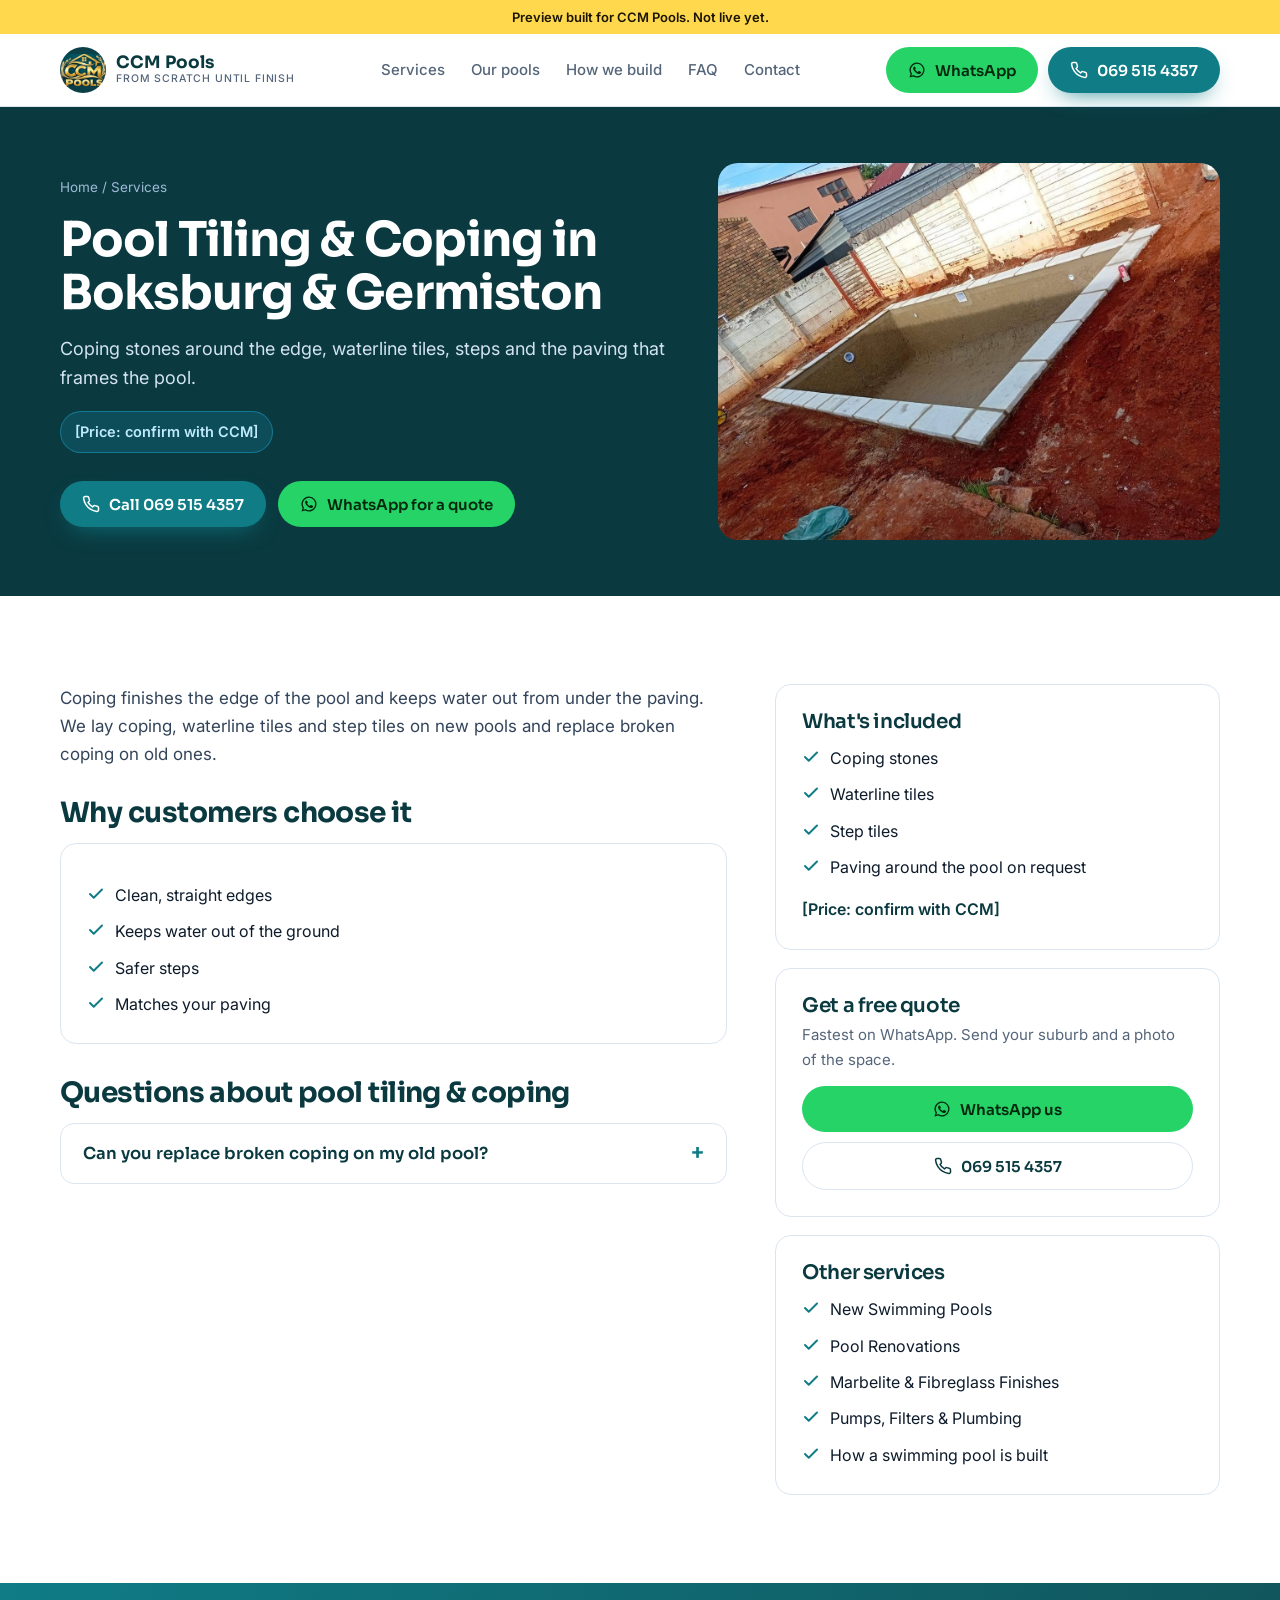
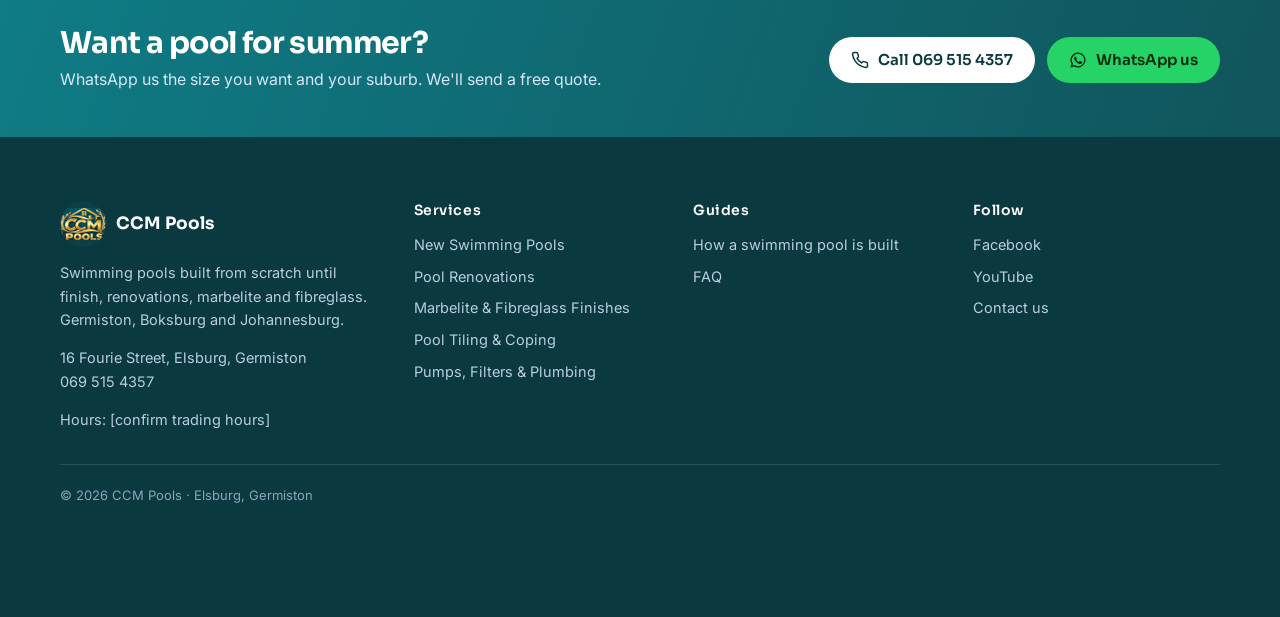
<file: services/pool-tiling-coping/index.html>
<!doctype html>
<html lang="en-ZA">
<head>
<meta charset="utf-8">
<meta name="viewport" content="width=device-width, initial-scale=1">
<!-- PREVIEW: remove noindex + the preview bar when CCM approves and the real domain is live -->
<meta name="robots" content="noindex, nofollow">
<title>Pool Tiling &amp; Coping in Boksburg &amp; Germiston | CCM Pools</title>
<meta name="description" content="Coping stones around the edge, waterline tiles, steps and the paving that frames the pool. Free quotes. Call or WhatsApp CCM Pools on 069 515 4357.">
<link rel="canonical" href="https://dannyschaffer.github.io/ccm-pools-preview/services/pool-tiling-coping/">
<meta property="og:type" content="website"><meta property="og:title" content="Pool Tiling &amp; Coping in Boksburg &amp; Germiston | CCM Pools"><meta property="og:description" content="Coping stones around the edge, waterline tiles, steps and the paving that frames the pool. Free quotes. Call or WhatsApp CCM Pools on 069 515 4357.">
<meta property="og:image" content="https://dannyschaffer.github.io/ccm-pools-preview/img/hero-pool-boksburg.jpg"><meta property="og:url" content="https://dannyschaffer.github.io/ccm-pools-preview/services/pool-tiling-coping/">
<link rel="preconnect" href="https://fonts.googleapis.com"><link rel="preconnect" href="https://fonts.gstatic.com" crossorigin><link href="https://fonts.googleapis.com/css2?family=Sora:wght@500;600;700&family=Inter:wght@400;500;600&display=swap" rel="stylesheet">
<link rel="stylesheet" href="../../styles.css?v=1795304638">
<script type="application/ld+json">{"@context": "https://schema.org", "@type": "HomeAndConstructionBusiness", "@id": "https://dannyschaffer.github.io/ccm-pools-preview/#business", "name": "CCM Pools", "description": "Swimming pools built from scratch to completion, pool renovations, marbelite and fibreglass finishes, tiling, coping and pool plumbing in Germiston, Boksburg and Johannesburg.", "telephone": "+27695154357", "url": "https://dannyschaffer.github.io/ccm-pools-preview/", "image": "https://dannyschaffer.github.io/ccm-pools-preview/img/hero-pool-boksburg.jpg", "logo": "https://dannyschaffer.github.io/ccm-pools-preview/img/logo.jpg", "address": {"@type": "PostalAddress", "addressLocality": "Elsburg, Germiston", "addressRegion": "Gauteng", "addressCountry": "ZA"}, "areaServed": ["Germiston", "Boksburg", "Alberton", "Johannesburg", "East Rand"], "sameAs": ["https://www.facebook.com/61587847887021"]}</script><script type="application/ld+json">{"@context": "https://schema.org", "@type": "Service", "name": "Pool Tiling & Coping", "serviceType": "Pool Tiling & Coping", "description": "Coping stones around the edge, waterline tiles, steps and the paving that frames the pool.", "provider": {"@id": "https://dannyschaffer.github.io/ccm-pools-preview/#business"}, "areaServed": ["Germiston", "Boksburg", "Johannesburg"]}</script><script type="application/ld+json">{"@context": "https://schema.org", "@type": "FAQPage", "mainEntity": [{"@type": "Question", "name": "Can you replace broken coping on my old pool?", "acceptedAnswer": {"@type": "Answer", "text": "Yes. Send us a photo and we'll quote."}}]}</script>
</head>
<body>
<div class="preview">Preview built for CCM Pools. Not live yet.</div>
<header><div class="wrap nav">
<a class="brand" href="../../"><img class="logo" src="../../img/logo.jpg" alt="CCM Pools logo"><span>CCM Pools<small>From scratch until finish</small></span></a>
<nav class="nav-links"><a href="../../#services">Services</a><a href="../../#work">Our pools</a><a href="../../how-a-swimming-pool-is-built/">How we build</a><a href="../../#faq">FAQ</a><a href="../../contact/">Contact</a></nav>
<div class="nav-cta"><a class="btn btn-wa" href="https://wa.me/27695154357?text=Hi%20CCM%20Pools%2C%20I%20would%20like%20a%20quote%20for%20a%20pool."><svg viewBox="0 0 24 24" fill="currentColor" aria-hidden="true"><path d="M12 2a10 10 0 0 0-8.6 15.1L2 22l5-1.3A10 10 0 1 0 12 2Zm0 18.2a8.2 8.2 0 0 1-4.2-1.2l-.3-.2-3 .8.8-2.9-.2-.3A8.2 8.2 0 1 1 12 20.2Zm4.5-6.1c-.2-.1-1.5-.7-1.7-.8s-.4-.1-.6.1-.7.8-.8 1-.3.2-.5.1a6.7 6.7 0 0 1-3.3-2.9c-.3-.4.3-.4.7-1.4a.5.5 0 0 0 0-.4l-.8-1.9c-.2-.5-.4-.4-.6-.4h-.5a1 1 0 0 0-.7.3 3 3 0 0 0-.9 2.2 5.2 5.2 0 0 0 1.1 2.7 11.8 11.8 0 0 0 4.5 4c1.7.7 2.3.8 3.2.6a2.7 2.7 0 0 0 1.8-1.2 2.2 2.2 0 0 0 .1-1.2c0-.1-.2-.2-.4-.3Z"/></svg><span>WhatsApp</span></a><a class="btn btn-blue" href="tel:+27695154357"><svg viewBox="0 0 24 24" fill="none" stroke="currentColor" stroke-width="2" stroke-linecap="round" stroke-linejoin="round" aria-hidden="true"><path d="M22 16.9v3a2 2 0 0 1-2.2 2 19.8 19.8 0 0 1-8.6-3.1 19.5 19.5 0 0 1-6-6A19.8 19.8 0 0 1 2.1 4.2 2 2 0 0 1 4.1 2h3a2 2 0 0 1 2 1.7c.1 1 .4 1.9.7 2.8a2 2 0 0 1-.5 2.1L8 9.9a16 16 0 0 0 6 6l1.3-1.3a2 2 0 0 1 2.1-.4c.9.3 1.8.6 2.8.7a2 2 0 0 1 1.8 2Z"/></svg><span>069 515 4357</span></a></div>
</div></header>

<section class="page-hero"><div class="wrap">
<div><div class="crumbs"><a href="../../">Home</a> / <a href="../../#services">Services</a></div>
<h1>Pool Tiling &amp; Coping in Boksburg &amp; Germiston</h1><p class="lead">Coping stones around the edge, waterline tiles, steps and the paving that frames the pool.</p>
<span class="tag-price">[Price: confirm with CCM]</span>
<div class="hero-ctas"><a class="btn btn-blue" href="tel:+27695154357"><svg viewBox="0 0 24 24" fill="none" stroke="currentColor" stroke-width="2" stroke-linecap="round" stroke-linejoin="round" aria-hidden="true"><path d="M22 16.9v3a2 2 0 0 1-2.2 2 19.8 19.8 0 0 1-8.6-3.1 19.5 19.5 0 0 1-6-6A19.8 19.8 0 0 1 2.1 4.2 2 2 0 0 1 4.1 2h3a2 2 0 0 1 2 1.7c.1 1 .4 1.9.7 2.8a2 2 0 0 1-.5 2.1L8 9.9a16 16 0 0 0 6 6l1.3-1.3a2 2 0 0 1 2.1-.4c.9.3 1.8.6 2.8.7a2 2 0 0 1 1.8 2Z"/></svg>Call 069 515 4357</a><a class="btn btn-wa" href="https://wa.me/27695154357?text=Hi%20CCM%20Pools%2C%20I%20would%20like%20a%20quote%20for%20pool%20tiling%20%26%20coping."><svg viewBox="0 0 24 24" fill="currentColor" aria-hidden="true"><path d="M12 2a10 10 0 0 0-8.6 15.1L2 22l5-1.3A10 10 0 1 0 12 2Zm0 18.2a8.2 8.2 0 0 1-4.2-1.2l-.3-.2-3 .8.8-2.9-.2-.3A8.2 8.2 0 1 1 12 20.2Zm4.5-6.1c-.2-.1-1.5-.7-1.7-.8s-.4-.1-.6.1-.7.8-.8 1-.3.2-.5.1a6.7 6.7 0 0 1-3.3-2.9c-.3-.4.3-.4.7-1.4a.5.5 0 0 0 0-.4l-.8-1.9c-.2-.5-.4-.4-.6-.4h-.5a1 1 0 0 0-.7.3 3 3 0 0 0-.9 2.2 5.2 5.2 0 0 0 1.1 2.7 11.8 11.8 0 0 0 4.5 4c1.7.7 2.3.8 3.2.6a2.7 2.7 0 0 0 1.8-1.2 2.2 2.2 0 0 0 .1-1.2c0-.1-.2-.2-.4-.3Z"/></svg>WhatsApp for a quote</a></div></div>
<img src="../../img/coping-new-pool.jpg" alt="New coping laid around a pool by CCM Pools">
</div></section>
<section><div class="wrap two">
<div class="body"><p>Coping finishes the edge of the pool and keeps water out from under the paving. We lay coping, waterline tiles and step tiles on new pools and replace broken coping on old ones.</p>

<h2 style="font-size:28px;margin:30px 0 14px">Why customers choose it</h2>
<div class="box"><ul><li><svg viewBox="0 0 24 24" fill="none" stroke="currentColor" stroke-width="2.6" stroke-linecap="round" stroke-linejoin="round" aria-hidden="true"><path d="M20 6 9 17l-5-5"/></svg><span>Clean, straight edges</span></li><li><svg viewBox="0 0 24 24" fill="none" stroke="currentColor" stroke-width="2.6" stroke-linecap="round" stroke-linejoin="round" aria-hidden="true"><path d="M20 6 9 17l-5-5"/></svg><span>Keeps water out of the ground</span></li><li><svg viewBox="0 0 24 24" fill="none" stroke="currentColor" stroke-width="2.6" stroke-linecap="round" stroke-linejoin="round" aria-hidden="true"><path d="M20 6 9 17l-5-5"/></svg><span>Safer steps</span></li><li><svg viewBox="0 0 24 24" fill="none" stroke="currentColor" stroke-width="2.6" stroke-linecap="round" stroke-linejoin="round" aria-hidden="true"><path d="M20 6 9 17l-5-5"/></svg><span>Matches your paving</span></li></ul></div>
<h2 style="font-size:28px;margin:34px 0 14px">Questions about pool tiling &amp; coping</h2>
<div class="faq-list"><details><summary>Can you replace broken coping on my old pool?</summary><p>Yes. Send us a photo and we&#x27;ll quote.</p></details></div>
</div>
<aside><div class="box"><h3>What's included</h3><ul><li><svg viewBox="0 0 24 24" fill="none" stroke="currentColor" stroke-width="2.6" stroke-linecap="round" stroke-linejoin="round" aria-hidden="true"><path d="M20 6 9 17l-5-5"/></svg><span>Coping stones</span></li><li><svg viewBox="0 0 24 24" fill="none" stroke="currentColor" stroke-width="2.6" stroke-linecap="round" stroke-linejoin="round" aria-hidden="true"><path d="M20 6 9 17l-5-5"/></svg><span>Waterline tiles</span></li><li><svg viewBox="0 0 24 24" fill="none" stroke="currentColor" stroke-width="2.6" stroke-linecap="round" stroke-linejoin="round" aria-hidden="true"><path d="M20 6 9 17l-5-5"/></svg><span>Step tiles</span></li><li><svg viewBox="0 0 24 24" fill="none" stroke="currentColor" stroke-width="2.6" stroke-linecap="round" stroke-linejoin="round" aria-hidden="true"><path d="M20 6 9 17l-5-5"/></svg><span>Paving around the pool on request</span></li></ul><p style="margin-top:16px;font-weight:600;color:var(--navy)">[Price: confirm with CCM]</p></div>
<div class="box"><h3>Get a free quote</h3><p style="color:var(--muted);margin:6px 0 14px;font-size:15px">Fastest on WhatsApp. Send your suburb and a photo of the space.</p><a class="btn btn-wa" style="width:100%" href="https://wa.me/27695154357?text=Hi%20CCM%20Pools%2C%20I%20would%20like%20a%20quote%20for%20pool%20tiling%20%26%20coping."><svg viewBox="0 0 24 24" fill="currentColor" aria-hidden="true"><path d="M12 2a10 10 0 0 0-8.6 15.1L2 22l5-1.3A10 10 0 1 0 12 2Zm0 18.2a8.2 8.2 0 0 1-4.2-1.2l-.3-.2-3 .8.8-2.9-.2-.3A8.2 8.2 0 1 1 12 20.2Zm4.5-6.1c-.2-.1-1.5-.7-1.7-.8s-.4-.1-.6.1-.7.8-.8 1-.3.2-.5.1a6.7 6.7 0 0 1-3.3-2.9c-.3-.4.3-.4.7-1.4a.5.5 0 0 0 0-.4l-.8-1.9c-.2-.5-.4-.4-.6-.4h-.5a1 1 0 0 0-.7.3 3 3 0 0 0-.9 2.2 5.2 5.2 0 0 0 1.1 2.7 11.8 11.8 0 0 0 4.5 4c1.7.7 2.3.8 3.2.6a2.7 2.7 0 0 0 1.8-1.2 2.2 2.2 0 0 0 .1-1.2c0-.1-.2-.2-.4-.3Z"/></svg>WhatsApp us</a><a class="btn btn-outline" style="width:100%;margin-top:10px" href="tel:+27695154357"><svg viewBox="0 0 24 24" fill="none" stroke="currentColor" stroke-width="2" stroke-linecap="round" stroke-linejoin="round" aria-hidden="true"><path d="M22 16.9v3a2 2 0 0 1-2.2 2 19.8 19.8 0 0 1-8.6-3.1 19.5 19.5 0 0 1-6-6A19.8 19.8 0 0 1 2.1 4.2 2 2 0 0 1 4.1 2h3a2 2 0 0 1 2 1.7c.1 1 .4 1.9.7 2.8a2 2 0 0 1-.5 2.1L8 9.9a16 16 0 0 0 6 6l1.3-1.3a2 2 0 0 1 2.1-.4c.9.3 1.8.6 2.8.7a2 2 0 0 1 1.8 2Z"/></svg>069 515 4357</a></div>
<div class="box"><h3>Other services</h3><ul><li><svg viewBox="0 0 24 24" fill="none" stroke="currentColor" stroke-width="2.6" stroke-linecap="round" stroke-linejoin="round" aria-hidden="true"><path d="M20 6 9 17l-5-5"/></svg><a href="../new-swimming-pools/">New Swimming Pools</a></li><li><svg viewBox="0 0 24 24" fill="none" stroke="currentColor" stroke-width="2.6" stroke-linecap="round" stroke-linejoin="round" aria-hidden="true"><path d="M20 6 9 17l-5-5"/></svg><a href="../pool-renovations/">Pool Renovations</a></li><li><svg viewBox="0 0 24 24" fill="none" stroke="currentColor" stroke-width="2.6" stroke-linecap="round" stroke-linejoin="round" aria-hidden="true"><path d="M20 6 9 17l-5-5"/></svg><a href="../marbelite-fibreglass-finishes/">Marbelite &amp; Fibreglass Finishes</a></li><li><svg viewBox="0 0 24 24" fill="none" stroke="currentColor" stroke-width="2.6" stroke-linecap="round" stroke-linejoin="round" aria-hidden="true"><path d="M20 6 9 17l-5-5"/></svg><a href="../pool-pumps-filters-plumbing/">Pumps, Filters &amp; Plumbing</a></li><li><svg viewBox="0 0 24 24" fill="none" stroke="currentColor" stroke-width="2.6" stroke-linecap="round" stroke-linejoin="round" aria-hidden="true"><path d="M20 6 9 17l-5-5"/></svg><a href="../../how-a-swimming-pool-is-built/">How a swimming pool is built</a></li></ul></div></aside>
</div></section>
<div class="band"><div class="wrap"><div><h2>Want a pool for summer?</h2><p>WhatsApp us the size you want and your suburb. We&#x27;ll send a free quote.</p></div>
<div class="ctas"><a class="btn btn-white" href="tel:+27695154357"><svg viewBox="0 0 24 24" fill="none" stroke="currentColor" stroke-width="2" stroke-linecap="round" stroke-linejoin="round" aria-hidden="true"><path d="M22 16.9v3a2 2 0 0 1-2.2 2 19.8 19.8 0 0 1-8.6-3.1 19.5 19.5 0 0 1-6-6A19.8 19.8 0 0 1 2.1 4.2 2 2 0 0 1 4.1 2h3a2 2 0 0 1 2 1.7c.1 1 .4 1.9.7 2.8a2 2 0 0 1-.5 2.1L8 9.9a16 16 0 0 0 6 6l1.3-1.3a2 2 0 0 1 2.1-.4c.9.3 1.8.6 2.8.7a2 2 0 0 1 1.8 2Z"/></svg>Call 069 515 4357</a><a class="btn btn-wa" href="https://wa.me/27695154357?text=Hi%20CCM%20Pools%2C%20I%20would%20like%20a%20quote%20for%20a%20pool."><svg viewBox="0 0 24 24" fill="currentColor" aria-hidden="true"><path d="M12 2a10 10 0 0 0-8.6 15.1L2 22l5-1.3A10 10 0 1 0 12 2Zm0 18.2a8.2 8.2 0 0 1-4.2-1.2l-.3-.2-3 .8.8-2.9-.2-.3A8.2 8.2 0 1 1 12 20.2Zm4.5-6.1c-.2-.1-1.5-.7-1.7-.8s-.4-.1-.6.1-.7.8-.8 1-.3.2-.5.1a6.7 6.7 0 0 1-3.3-2.9c-.3-.4.3-.4.7-1.4a.5.5 0 0 0 0-.4l-.8-1.9c-.2-.5-.4-.4-.6-.4h-.5a1 1 0 0 0-.7.3 3 3 0 0 0-.9 2.2 5.2 5.2 0 0 0 1.1 2.7 11.8 11.8 0 0 0 4.5 4c1.7.7 2.3.8 3.2.6a2.7 2.7 0 0 0 1.8-1.2 2.2 2.2 0 0 0 .1-1.2c0-.1-.2-.2-.4-.3Z"/></svg>WhatsApp us</a></div></div></div>
<footer><div class="wrap">
<div><a class="brand" href="../../"><img class="logo" src="../../img/logo.jpg" alt="CCM Pools logo"><span>CCM Pools</span></a>
<p style="margin-top:12px">Swimming pools built from scratch until finish, renovations, marbelite and fibreglass. Germiston, Boksburg and Johannesburg.</p>
<p style="margin-top:14px">16 Fourie Street, Elsburg, Germiston<br><a href="tel:+27695154357">069 515 4357</a></p>
<p style="margin-top:14px">Hours: [confirm trading hours]</p></div>
<div><h4>Services</h4><ul><li><a href="../../services/new-swimming-pools/">New Swimming Pools</a></li><li><a href="../../services/pool-renovations/">Pool Renovations</a></li><li><a href="../../services/marbelite-fibreglass-finishes/">Marbelite &amp; Fibreglass Finishes</a></li><li><a href="../../services/pool-tiling-coping/">Pool Tiling &amp; Coping</a></li><li><a href="../../services/pool-pumps-filters-plumbing/">Pumps, Filters &amp; Plumbing</a></li></ul></div>
<div><h4>Guides</h4><ul><li><a href="../../how-a-swimming-pool-is-built/">How a swimming pool is built</a></li><li><a href="../../#faq">FAQ</a></li></ul></div>
<div><h4>Follow</h4><ul><li><a href="https://www.facebook.com/61587847887021">Facebook</a></li><li><a href="https://www.youtube.com/@CCMPOOLS">YouTube</a></li><li><a href="../../contact/">Contact us</a></li></ul></div>
<div class="legal">© 2026 CCM Pools · Elsburg, Germiston</div>
</div></footer>
<div class="mbar"><a class="btn btn-blue" href="tel:+27695154357"><svg viewBox="0 0 24 24" fill="none" stroke="currentColor" stroke-width="2" stroke-linecap="round" stroke-linejoin="round" aria-hidden="true"><path d="M22 16.9v3a2 2 0 0 1-2.2 2 19.8 19.8 0 0 1-8.6-3.1 19.5 19.5 0 0 1-6-6A19.8 19.8 0 0 1 2.1 4.2 2 2 0 0 1 4.1 2h3a2 2 0 0 1 2 1.7c.1 1 .4 1.9.7 2.8a2 2 0 0 1-.5 2.1L8 9.9a16 16 0 0 0 6 6l1.3-1.3a2 2 0 0 1 2.1-.4c.9.3 1.8.6 2.8.7a2 2 0 0 1 1.8 2Z"/></svg>Call now</a><a class="btn btn-wa" href="https://wa.me/27695154357?text=Hi%20CCM%20Pools%2C%20I%20would%20like%20a%20quote%20for%20a%20pool."><svg viewBox="0 0 24 24" fill="currentColor" aria-hidden="true"><path d="M12 2a10 10 0 0 0-8.6 15.1L2 22l5-1.3A10 10 0 1 0 12 2Zm0 18.2a8.2 8.2 0 0 1-4.2-1.2l-.3-.2-3 .8.8-2.9-.2-.3A8.2 8.2 0 1 1 12 20.2Zm4.5-6.1c-.2-.1-1.5-.7-1.7-.8s-.4-.1-.6.1-.7.8-.8 1-.3.2-.5.1a6.7 6.7 0 0 1-3.3-2.9c-.3-.4.3-.4.7-1.4a.5.5 0 0 0 0-.4l-.8-1.9c-.2-.5-.4-.4-.6-.4h-.5a1 1 0 0 0-.7.3 3 3 0 0 0-.9 2.2 5.2 5.2 0 0 0 1.1 2.7 11.8 11.8 0 0 0 4.5 4c1.7.7 2.3.8 3.2.6a2.7 2.7 0 0 0 1.8-1.2 2.2 2.2 0 0 0 .1-1.2c0-.1-.2-.2-.4-.3Z"/></svg>WhatsApp</a></div>
<script>
document.querySelectorAll('form[data-wa]').forEach(f=>f.addEventListener('submit',ev=>{ev.preventDefault();const d=new FormData(f);
const msg=`Hi CCM Pools, I'd like a quote.%0AName: ${d.get('name')||''}%0APhone: ${d.get('phone')||''}%0ASuburb: ${d.get('suburb')||''}%0ANeed: ${d.get('need')||''}`;
window.open('https://wa.me/27695154357?text='+msg.replace(/ /g,'%20'),'_blank');}));
</script>
</body></html>
</file>
<file: styles.css>
:root{--navy:#0a2342;--navy-2:#123a66;--blue:#1673d1;--blue-d:#0f5bab;--aqua:#22b8e8;--sky:#eaf4fd;--sky-2:#d7eafb;--ink:#0d1b2a;--muted:#55657a;--line:#dbe5f0;--paper:#fff;--wa:#25d366;--r:16px}
*{box-sizing:border-box;margin:0;padding:0}
html{scroll-behavior:smooth}
body{background:var(--paper);color:var(--ink);font:400 16px/1.65 Inter,system-ui,sans-serif;-webkit-font-smoothing:antialiased}
img{display:block;max-width:100%}
a{color:inherit;text-decoration:none}
.wrap{width:min(1160px,100% - 32px);margin-inline:auto}
h1,h2,h3{font-family:Sora,Inter,sans-serif;line-height:1.1;letter-spacing:-.02em;color:var(--navy)}
h2{font-size:clamp(28px,4vw,42px);font-weight:700}
h3{font-size:20px;font-weight:600}
.eyebrow{font:600 12px/1 Sora,sans-serif;letter-spacing:.14em;text-transform:uppercase;color:var(--blue);margin-bottom:14px;display:block}
.lead{color:var(--muted);font-size:18px;max-width:62ch}
section{padding:88px 0}
.sec-head{margin-bottom:40px;max-width:720px}
.sec-head p{margin-top:12px}
.preview{background:#ffd84d;color:#1a1400;font:600 13px/1.4 Inter,sans-serif;text-align:center;padding:8px 16px}
.topstrip{background:var(--navy);color:#cfe1f5;font-size:13px}
.topstrip .wrap{display:flex;justify-content:space-between;gap:12px;padding:8px 0}
.topstrip a{color:#fff;font-weight:600}
header{position:sticky;top:0;z-index:50;background:rgba(255,255,255,.94);backdrop-filter:blur(12px);border-bottom:1px solid var(--line)}
.nav{display:flex;align-items:center;justify-content:space-between;height:72px;gap:16px}
.brand{display:flex;align-items:center;gap:10px;font:700 17px/1.05 Sora,sans-serif;color:var(--navy)}
.brand img{width:46px;height:46px;border-radius:50%}
.brand small{display:block;font:500 10.5px/1.3 Inter,sans-serif;letter-spacing:.08em;color:var(--muted);text-transform:uppercase}
.nav-links{display:flex;gap:26px;font-weight:500;color:var(--muted);font-size:15px}
.nav-links a:hover{color:var(--blue)}
.nav-cta{display:flex;gap:10px;align-items:center}
.btn{display:inline-flex;align-items:center;justify-content:center;gap:9px;padding:14px 22px;border-radius:999px;font:600 15px/1 Sora,sans-serif;transition:transform .15s,background .15s,box-shadow .15s;cursor:pointer;border:0}
.btn svg{width:18px;height:18px;flex:none}
.btn-blue{background:var(--blue);color:#fff;box-shadow:0 10px 24px -12px var(--blue)}
.btn-blue:hover{background:var(--blue-d);transform:translateY(-1px)}
.btn-wa{background:var(--wa);color:#05290f}
.btn-wa:hover{transform:translateY(-1px);filter:brightness(1.04)}
.btn-line{border:1.5px solid rgba(255,255,255,.5);color:#fff}
.btn-line:hover{border-color:#fff}
.btn-outline{border:1.5px solid var(--line);color:var(--navy);background:#fff}
.btn-outline:hover{border-color:var(--blue);color:var(--blue)}
@media (max-width:900px){.nav-links{display:none}.nav-cta .btn-wa{display:none}.topstrip .hide-m{display:none}}
@media (max-width:600px){.nav-cta .btn span{display:none}.nav-cta .btn{padding:13px}.brand{font-size:15.5px}}
.hero{position:relative;overflow:hidden;color:#fff;padding:64px 0 72px;background:var(--navy)}
.hero-bg{position:absolute;inset:0;background:var(--hero) center 35%/cover;filter:blur(1px);transform:scale(1.02)}
.hero::after{content:"";position:absolute;inset:0;background:linear-gradient(100deg,rgba(10,35,66,.94) 0%,rgba(10,35,66,.78) 45%,rgba(10,35,66,.35) 100%)}
.hero .wrap{position:relative;z-index:1;display:grid;grid-template-columns:1.15fr .85fr;gap:48px;align-items:center}
.hero h1{color:#fff;font-size:clamp(34px,5.2vw,58px);font-weight:700;margin-bottom:18px}
.hero h1 em{font-style:normal;color:var(--aqua)}
.hero .lead{color:#d3e3f4}
.hero-ctas{display:flex;flex-wrap:wrap;gap:12px;margin-top:28px}
.hero-points{display:flex;flex-wrap:wrap;gap:10px 22px;margin-top:28px;font-size:14.5px;color:#d3e3f4}
.hero-points span{display:flex;align-items:center;gap:8px}
.hero-points svg{width:16px;height:16px;color:var(--aqua)}
.card-form{background:#fff;color:var(--ink);border-radius:20px;padding:26px;box-shadow:0 30px 60px -30px rgba(0,0,0,.6)}
.card-form h2{font-size:22px;margin-bottom:4px}
.card-form p.small{color:var(--muted);font-size:14px;margin-bottom:16px}
.field{display:block;margin-bottom:12px}
.field span{display:block;font-size:13px;font-weight:600;color:var(--navy);margin-bottom:5px}
.field input,.field select,.field textarea{width:100%;border:1.5px solid var(--line);border-radius:12px;padding:12px 14px;font:inherit;font-size:15px;background:#fbfdff;color:var(--ink)}
.field input:focus,.field select:focus,.field textarea:focus{outline:none;border-color:var(--blue);background:#fff}
.card-form .btn{width:100%;margin-top:4px}
.form-note{font-size:12.5px;color:var(--muted);margin-top:10px;text-align:center}
.trust{background:var(--sky);border-bottom:1px solid var(--sky-2)}
.trust .wrap{display:grid;grid-template-columns:repeat(4,1fr);gap:18px;padding:26px 0}
.trust div{display:flex;gap:12px;align-items:flex-start;font-size:14.5px;color:var(--navy);font-weight:500;line-height:1.4}
.trust svg{width:22px;height:22px;color:var(--blue);flex:none;background:#fff;border-radius:50%;padding:4px}
@media (max-width:900px){.hero .wrap{grid-template-columns:1fr}.trust .wrap{grid-template-columns:1fr 1fr}}
.prices{background:#fff}
.price-grid{display:grid;grid-template-columns:repeat(3,1fr);gap:20px}
.price{border:1.5px solid var(--line);border-radius:var(--r);padding:28px;display:flex;flex-direction:column;background:#fff}
.price.feature{border-color:var(--blue);box-shadow:0 20px 50px -30px var(--blue);position:relative}
.price.feature::before{content:"Most popular";position:absolute;top:-12px;left:24px;background:var(--blue);color:#fff;font:600 11px/1 Sora,sans-serif;letter-spacing:.08em;text-transform:uppercase;padding:7px 10px;border-radius:999px}
.price h3{margin-bottom:6px}
.price .amt{font:700 34px/1.1 Sora,sans-serif;color:var(--navy);margin:10px 0 4px}
.price .amt small{font:500 14px Inter,sans-serif;color:var(--muted)}
.price ul{list-style:none;margin:16px 0 22px;display:grid;gap:8px;font-size:15px}
.price li{display:flex;gap:9px;align-items:flex-start}
.price li svg{width:17px;height:17px;color:var(--blue);flex:none;margin-top:3px}
.price .btn{margin-top:auto}
@media (max-width:900px){.price-grid{grid-template-columns:1fr}}
.band{background:linear-gradient(110deg,var(--blue) 0%,var(--navy-2) 100%);color:#fff;padding:44px 0}
.band .wrap{display:flex;align-items:center;justify-content:space-between;gap:24px;flex-wrap:wrap}
.band h2{color:#fff;font-size:clamp(22px,3vw,30px)}
.band p{color:#d6e7f8;margin-top:6px}
.band .ctas{display:flex;gap:12px;flex-wrap:wrap}
.band .btn-white{background:#fff;color:var(--navy)}
.svc-grid{display:grid;grid-template-columns:repeat(3,1fr);gap:20px}
.svc{border-radius:var(--r);overflow:hidden;background:#fff;border:1px solid var(--line);display:flex;flex-direction:column;transition:transform .2s,box-shadow .2s}
.svc:hover{transform:translateY(-3px);box-shadow:0 24px 40px -28px rgba(10,35,66,.5)}
.svc img{aspect-ratio:4/3;object-fit:cover;width:100%}
.svc div{padding:20px 22px 24px}
.svc p{color:var(--muted);font-size:15px;margin:8px 0 14px}
.svc .more{color:var(--blue);font-weight:600;font-size:14.5px}
@media (max-width:900px){.svc-grid{grid-template-columns:1fr 1fr}}
@media (max-width:600px){.svc-grid{grid-template-columns:1fr}}
.about{background:var(--sky)}
.about .wrap{display:grid;grid-template-columns:1fr 1fr;gap:56px;align-items:center}
.about img{border-radius:20px;aspect-ratio:1;object-fit:cover;width:100%}
.about p{margin-top:14px;color:#33445a}
.about .owner{margin-top:22px;padding:18px 20px;border-left:4px solid var(--blue);background:#fff;border-radius:0 12px 12px 0;font-size:15px;color:var(--navy)}
@media (max-width:900px){.about .wrap{grid-template-columns:1fr}}
.gallery{display:grid;grid-template-columns:repeat(4,1fr);gap:14px}
.gallery figure{position:relative;border-radius:14px;overflow:hidden}
.gallery img{aspect-ratio:1;object-fit:cover;width:100%;transition:transform .4s}
.gallery figure:hover img{transform:scale(1.04)}
.gallery figcaption{position:absolute;inset:auto 0 0 0;padding:28px 12px 10px;font-size:13px;font-weight:500;color:#fff;background:linear-gradient(transparent,rgba(10,35,66,.85))}
@media (max-width:900px){.gallery{grid-template-columns:1fr 1fr}}
.recent{margin-top:28px;display:flex;flex-wrap:wrap;gap:10px;align-items:center;color:var(--muted);font-size:14.5px}
.chip{border:1px solid var(--line);border-radius:999px;padding:7px 14px;font-size:14px;color:var(--navy);background:#fff}
.chip:hover{border-color:var(--blue);color:var(--blue)}
.reviews{background:var(--sky)}
.review-slot{border:2px dashed #9cc3ea;border-radius:var(--r);padding:36px;text-align:center;background:#fff}
.review-slot h3{margin-bottom:8px}
.review-slot p{color:var(--muted);max-width:56ch;margin:0 auto}
.steps{display:grid;grid-template-columns:repeat(4,1fr);gap:20px;counter-reset:s}
.step{padding:26px;border-radius:var(--r);background:#fff;border:1px solid var(--line)}
.step::before{counter-increment:s;content:counter(s);display:grid;place-items:center;width:40px;height:40px;border-radius:50%;background:var(--sky);color:var(--blue);font:700 17px Sora,sans-serif;margin-bottom:14px}
.step p{color:var(--muted);font-size:15px;margin-top:8px}
@media (max-width:900px){.steps{grid-template-columns:1fr 1fr}}
@media (max-width:600px){.steps{grid-template-columns:1fr}}
.area .wrap{display:grid;grid-template-columns:1fr 1fr;gap:40px;align-items:start}
.map{border-radius:var(--r);overflow:hidden;border:1px solid var(--line);aspect-ratio:4/3}
.map iframe{width:100%;height:100%;border:0}
.area-list{display:flex;flex-wrap:wrap;gap:10px;margin:20px 0 26px}
@media (max-width:900px){.area .wrap{grid-template-columns:1fr}}
.faq{background:var(--sky)}
.faq-list{max-width:820px}
details{background:#fff;border:1px solid var(--line);border-radius:14px;margin-bottom:12px}
summary{cursor:pointer;list-style:none;padding:18px 22px;font:600 16.5px/1.4 Sora,sans-serif;color:var(--navy);display:flex;justify-content:space-between;gap:16px}
summary::-webkit-details-marker{display:none}
summary::after{content:"+";color:var(--blue);font-size:22px;line-height:1}
details[open] summary::after{content:"–"}
details p{padding:0 22px 20px;color:#3b4b60}
footer{background:var(--navy);color:#b9cde3;padding:64px 0 110px;font-size:14.5px}
footer .wrap{display:grid;grid-template-columns:1.3fr 1fr 1fr 1fr;gap:32px}
footer h4{font:600 14px Sora,sans-serif;color:#fff;margin-bottom:14px;letter-spacing:.04em}
footer ul{list-style:none;display:grid;gap:8px}
footer a:hover{color:#fff}
footer .brand{color:#fff;margin-bottom:14px}
footer .legal{grid-column:1/-1;border-top:1px solid rgba(255,255,255,.12);padding-top:20px;font-size:13px;color:#8aa3c0}
@media (max-width:900px){footer .wrap{grid-template-columns:1fr 1fr}}
.mbar{position:fixed;left:0;right:0;bottom:0;z-index:60;display:none;grid-template-columns:1fr 1fr;gap:10px;padding:10px 12px calc(10px + env(safe-area-inset-bottom));background:rgba(255,255,255,.97);border-top:1px solid var(--line);box-shadow:0 -10px 30px -20px rgba(0,0,0,.4)}
.mbar .btn{padding:14px 10px}
@media (max-width:900px){.mbar{display:grid}}
.page-hero{background:var(--navy);color:#fff;padding:56px 0}
.page-hero .wrap{display:grid;grid-template-columns:1.1fr .9fr;gap:44px;align-items:center}
.page-hero h1{color:#fff;font-size:clamp(30px,4.4vw,48px);margin-bottom:14px}
.page-hero .lead{color:#d3e3f4}
.page-hero img{border-radius:20px;aspect-ratio:4/3;object-fit:cover;width:100%}
.crumbs{font-size:13.5px;color:#9fb9d6;margin-bottom:16px}
.crumbs a:hover{color:#fff}
.tag-price{display:inline-block;margin-top:18px;background:rgba(34,184,232,.15);color:#bfeaff;border:1px solid rgba(34,184,232,.4);border-radius:999px;padding:8px 14px;font-weight:600;font-size:14.5px}
@media (max-width:900px){.page-hero .wrap{grid-template-columns:1fr}}
.two{display:grid;grid-template-columns:1.2fr .8fr;gap:48px;align-items:start}
.two .body p{margin-bottom:16px;color:#33445a;font-size:17px}
.box{border:1.5px solid var(--line);border-radius:var(--r);padding:26px;background:#fff}
.box ul{list-style:none;display:grid;gap:10px;margin-top:12px}
.box li{display:flex;gap:10px}
.box li svg{width:18px;height:18px;color:var(--blue);flex:none;margin-top:3px}
.box + .box{margin-top:18px}
@media (max-width:900px){.two{grid-template-columns:1fr}}
.contact-grid{display:grid;grid-template-columns:1fr 1fr;gap:40px}
.contact-lines{display:grid;gap:14px;margin:20px 0}
.contact-lines a,.contact-lines div{display:flex;gap:12px;align-items:center;font-weight:500;color:var(--navy)}
.contact-lines svg{width:20px;height:20px;color:var(--blue)}
@media (max-width:900px){.contact-grid{grid-template-columns:1fr}}

:root{--navy:#0a3a40;--navy-2:#11545b;--blue:#0f7c86;--blue-d:#0b636b;--aqua:#e9c25a;--sky:#eef7f7}
.hero::after{background:linear-gradient(100deg,rgba(8,46,51,.95) 0%,rgba(8,46,51,.8) 52%,rgba(8,46,51,.38) 100%)}
.hero-bg{background-position:center 60%;filter:blur(2px);transform:scale(1.02)}
@media (max-width:900px){.hero-bg{background-image:url(img/hero-pool-tall.jpg)!important;background-position:center 50%}header{display:none}.hero .hero-ctas a[href^="tel:"],.page-hero .hero-ctas a[href^="tel:"]{display:none}.hero{padding:40px 0 56px}}
.brand img.logo{width:46px;height:46px;border-radius:50%}
.stages{display:grid;grid-template-columns:repeat(4,1fr);gap:18px;margin-top:10px}
.stages figure{margin:0;background:#fff;border:1px solid var(--line);border-radius:16px;overflow:hidden}
.stages img{width:100%;aspect-ratio:4/3;object-fit:cover;display:block}
.stages figcaption{padding:14px 16px;font-size:15px;color:var(--muted)}.stages b{display:block;color:var(--navy);font-family:Sora,sans-serif;margin-bottom:4px}
@media(max-width:900px){.stages{grid-template-columns:1fr 1fr}}@media(max-width:520px){.stages{grid-template-columns:1fr}}
</file>
